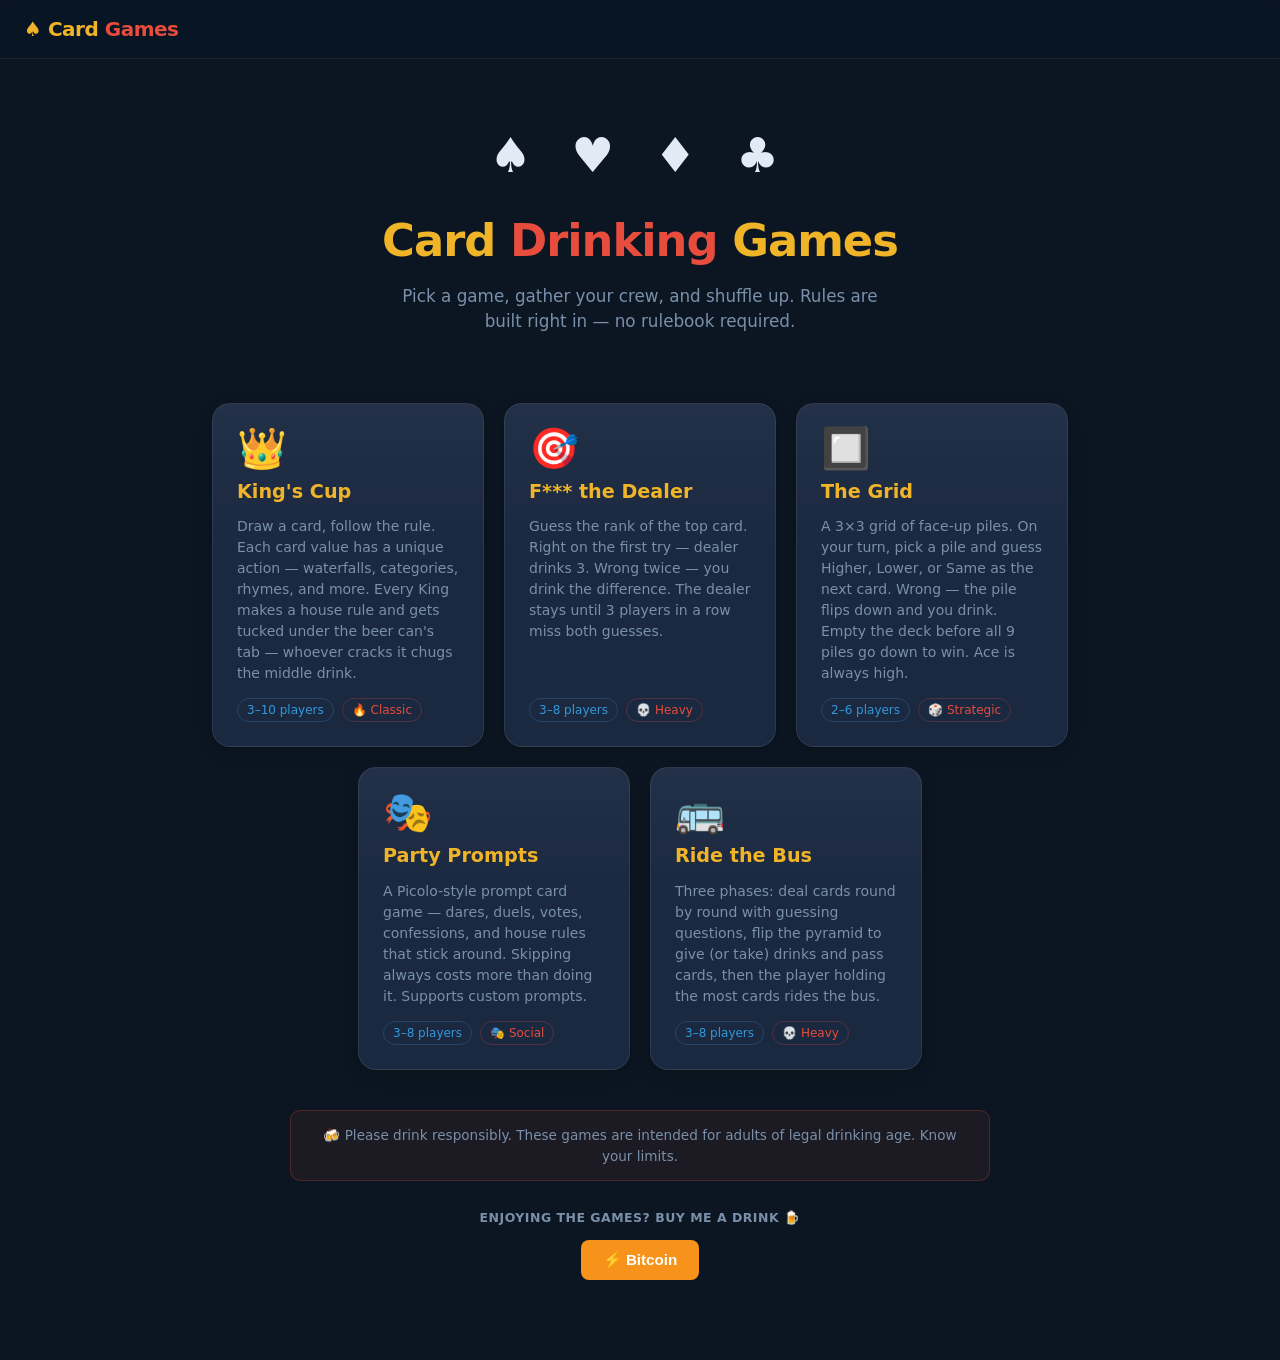
<file: index.html>
<!DOCTYPE html>
<html lang="en">
<head>
  <meta charset="UTF-8">
  <meta name="viewport" content="width=device-width, initial-scale=1.0">
  <!-- PWA -->
  <link rel="manifest" href="manifest.json">
  <meta name="theme-color" content="#f0b429">
  <meta name="mobile-web-app-capable" content="yes">
  <meta name="apple-mobile-web-app-capable" content="yes">
  <meta name="apple-mobile-web-app-status-bar-style" content="black-translucent">
  <meta name="apple-mobile-web-app-title" content="Card Games">
  <link rel="apple-touch-icon" href="icon-beer-180.png">
  <link rel="icon" type="image/png" href="icon-beer-192.png">
  <title>Card Drinking Games</title>
  <link rel="stylesheet" href="style.css">
  <style>
    .hero {
      text-align: center;
      padding: 60px 20px 20px;
    }
    .hero-suits {
      font-size: 3rem;
      margin-bottom: 16px;
      letter-spacing: 12px;
    }
    .hero h1 {
      font-size: 2.8rem;
      font-weight: 900;
      color: var(--gold);
      letter-spacing: -1px;
      margin-bottom: 10px;
    }
    .hero h1 span { color: var(--accent); }
    .hero p {
      color: var(--muted);
      font-size: 1.05rem;
      max-width: 480px;
      margin: 0 auto;
    }
    .disclaimer {
      max-width: 700px;
      margin: 40px auto 0;
      background: rgba(231,76,60,0.08);
      border: 1px solid rgba(231,76,60,0.25);
      border-radius: 10px;
      padding: 14px 18px;
      color: var(--muted);
      font-size: 0.85rem;
      text-align: center;
    }
    .tip-wrap {
      text-align: center;
      margin: 28px auto 0;
    }
    .tip-btns {
      display: flex;
      gap: 10px;
      justify-content: center;
      flex-wrap: wrap;
    }
    .tip-label {
      font-size: 0.78rem;
      font-weight: 700;
      text-transform: uppercase;
      letter-spacing: 0.5px;
      color: var(--muted);
      margin-bottom: 12px;
    }
    .tip-btn {
      display: inline-flex;
      align-items: center;
      gap: 8px;
      font-size: 0.95rem;
      font-weight: 700;
      padding: 11px 22px;
      border-radius: 8px;
      text-decoration: none;
      transition: opacity 0.15s, transform 0.15s;
    }
    .tip-btn:hover { opacity: 0.88; transform: translateY(-1px); }
    .tip-btn:active { transform: scale(0.97); }
    .tip-btn.btc { background: #f7931a; color: #fff; border: none; cursor: pointer; }
    .tip-qr {
      margin-top: 16px;
      display: none;
    }
    .tip-qr.visible { display: block; }
    .tip-qr img {
      width: 160px; height: 160px;
      border-radius: 10px;
      border: 3px solid #f7931a;
      display: block;
      margin: 0 auto 8px;
    }
    .tip-qr-label {
      font-size: 0.75rem;
      color: var(--muted);
      text-align: center;
    }
    .tip-qr-addr {
      font-size: 0.72rem;
      color: #f7931a;
      font-weight: 700;
      text-align: center;
      margin-top: 2px;
      word-break: break-all;
    }
  </style>
</head>
<body>

  <nav class="topbar">
    <a class="topbar-brand" href="#">♠ Card <em>Games</em></a>
  </nav>

  <div class="hero">
    <div class="hero-suits">♠ ♥ ♦ ♣</div>
    <h1>Card <span>Drinking</span> Games</h1>
    <p>Pick a game, gather your crew, and shuffle up. Rules are built right in — no rulebook required.</p>
  </div>

  <div class="page" style="padding-top: 16px;">
    <div class="game-grid">

      <a class="game-card" href="kings.html">
        <div class="game-card-icon">👑</div>
        <div class="game-card-name">King's Cup</div>
        <div class="game-card-desc">
          Draw a card, follow the rule. Each card value has a unique action — waterfalls, categories, rhymes, and more. Every King makes a house rule and gets tucked under the beer can's tab — whoever cracks it chugs the middle drink.
        </div>
        <div class="game-card-meta">
          <span class="tag players">3–10 players</span>
          <span class="tag intensity">🔥 Classic</span>
        </div>
      </a>

<a class="game-card" href="ftd.html">
        <div class="game-card-icon">🎯</div>
        <div class="game-card-name">F*** the Dealer</div>
        <div class="game-card-desc">
          Guess the rank of the top card. Right on the first try — dealer drinks 3. Wrong twice — you drink the difference. The dealer stays until 3 players in a row miss both guesses.
        </div>
        <div class="game-card-meta">
          <span class="tag players">3–8 players</span>
          <span class="tag intensity">💀 Heavy</span>
        </div>
      </a>

      <a class="game-card" href="the-grid.html">
        <div class="game-card-icon">🔲</div>
        <div class="game-card-name">The Grid</div>
        <div class="game-card-desc">
          A 3×3 grid of face-up piles. On your turn, pick a pile and guess Higher, Lower, or Same as the next card. Wrong — the pile flips down and you drink. Empty the deck before all 9 piles go down to win. Ace is always high.
        </div>
        <div class="game-card-meta">
          <span class="tag players">2–6 players</span>
          <span class="tag intensity">🎲 Strategic</span>
        </div>
      </a>

      <a class="game-card" href="party-prompts.html">
        <div class="game-card-icon">🎭</div>
        <div class="game-card-name">Party Prompts</div>
        <div class="game-card-desc">
          A Picolo-style prompt card game — dares, duels, votes, confessions, and house rules that stick around. Skipping always costs more than doing it. Supports custom prompts.
        </div>
        <div class="game-card-meta">
          <span class="tag players">3–8 players</span>
          <span class="tag intensity">🎭 Social</span>
        </div>
      </a>

      <a class="game-card" href="ride-the-bus.html">
        <div class="game-card-icon">🚌</div>
        <div class="game-card-name">Ride the Bus</div>
        <div class="game-card-desc">
          Three phases: deal cards round by round with guessing questions, flip the pyramid to give (or take) drinks and pass cards, then the player holding the most cards rides the bus.
        </div>
        <div class="game-card-meta">
          <span class="tag players">3–8 players</span>
          <span class="tag intensity">💀 Heavy</span>
        </div>
      </a>

    </div>

    <div class="disclaimer">
      🍻 Please drink responsibly. These games are intended for adults of legal drinking age. Know your limits.
    </div>

    <div class="tip-wrap">
      <div class="tip-label">Enjoying the games? Buy me a drink 🍺</div>
      <div class="tip-btns">
        <button class="tip-btn btc" onclick="toggleQR()">
          ⚡ Bitcoin
        </button>
      </div>
      <div class="tip-qr" id="tip-qr">
        <img src="qr-lightning.png" alt="Lightning QR">
        <div class="tip-qr-label">Scan with any Lightning wallet</div>
        <div class="tip-qr-addr">salmoncobra1@primal.net</div>
      </div>
    </div>
    <script>
      function toggleQR() {
        const qr = document.getElementById('tip-qr');
        qr.classList.toggle('visible');
      }
    </script>
  </div>

<script>if('serviceWorker' in navigator) navigator.serviceWorker.register('sw.js');</script>
</body>
</html>
</file>
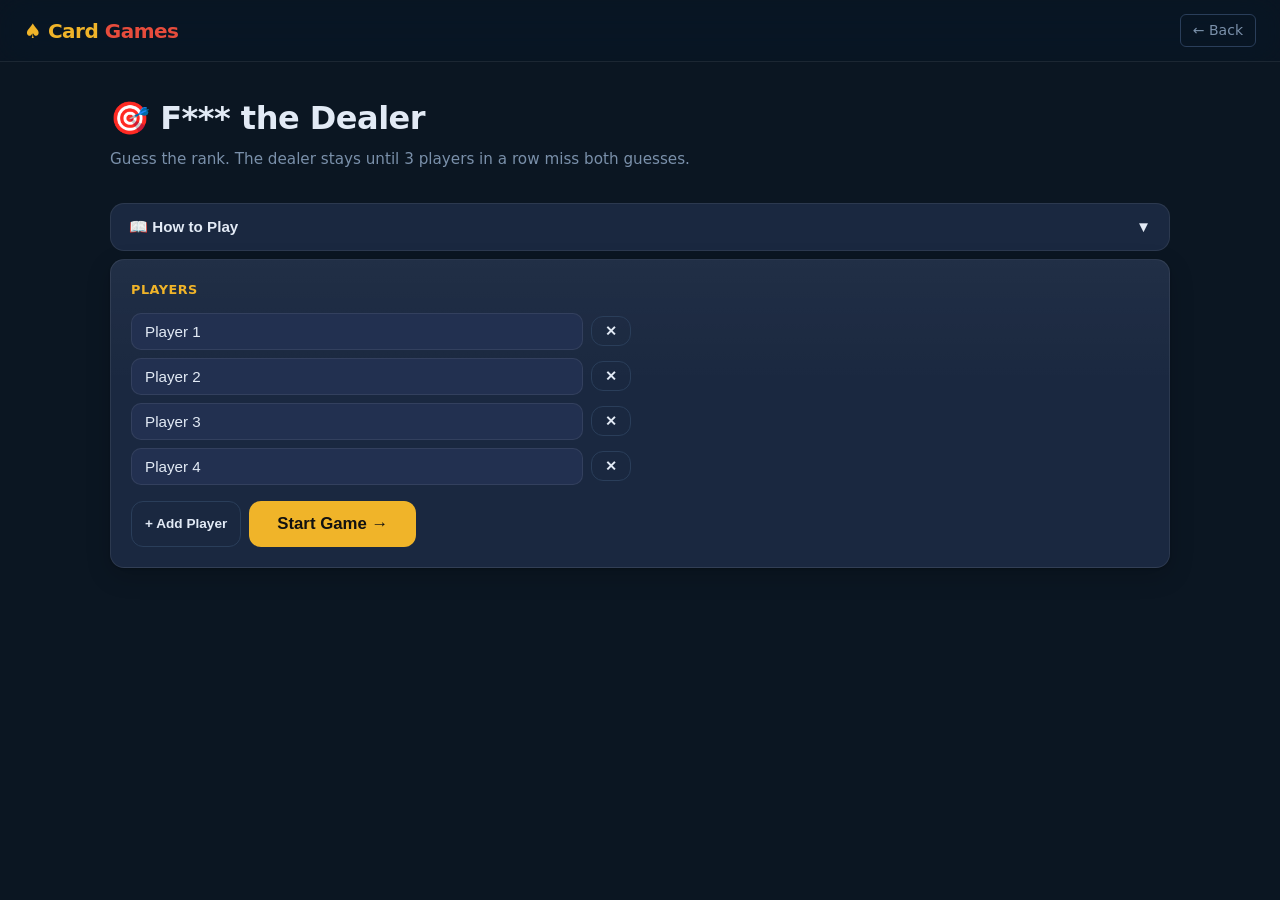
<file: ftd.html>
<!DOCTYPE html>
<html lang="en">
<head>
  <meta charset="UTF-8">
  <meta name="viewport" content="width=device-width, initial-scale=1.0">
  <!-- PWA -->
  <link rel="manifest" href="manifest.json">
  <meta name="theme-color" content="#f0b429">
  <meta name="mobile-web-app-capable" content="yes">
  <meta name="apple-mobile-web-app-capable" content="yes">
  <meta name="apple-mobile-web-app-status-bar-style" content="black-translucent">
  <meta name="apple-mobile-web-app-title" content="Card Games">
  <link rel="apple-touch-icon" href="icon-beer-180.png">
  <link rel="icon" type="image/png" href="icon-beer-192.png">
  <title>F*** the Dealer</title>
  <link rel="stylesheet" href="style.css">
  <style>
    .ftd-layout {
      display: grid;
      grid-template-columns: 1fr 1fr;
      gap: 20px;
    }
    @media (max-width: 650px) { .ftd-layout { grid-template-columns: 1fr; } }

    .status-bar {
      display: flex;
      gap: 12px;
      flex-wrap: wrap;
      margin-bottom: 20px;
    }
    .stat-box {
      background: var(--surface);
      border: 1px solid var(--border);
      border-radius: 8px;
      padding: 10px 16px;
      text-align: center;
      min-width: 90px;
    }
    .stat-box .stat-val { font-size: 1.3rem; font-weight: 800; color: var(--gold); line-height: 1; margin-bottom: 3px; }
    .stat-box .stat-lbl { font-size: 0.75rem; color: var(--muted); text-transform: uppercase; }

    .guess-log {
      max-height: 280px;
      overflow-y: auto;
      display: flex;
      flex-direction: column;
      gap: 6px;
    }
    .log-entry {
      background: var(--surface2);
      border-radius: 7px;
      padding: 9px 13px;
      font-size: 0.875rem;
      border-left: 3px solid var(--border);
    }
    .log-entry.correct      { border-left-color: var(--green); }
    .log-entry.wrong        { border-left-color: var(--accent); }
    .log-entry.dealer-drinks{ border-left-color: var(--gold); }

    .turn-header { text-align: center; margin-bottom: 16px; }
    .turn-header .guesser-name { font-size: 1.4rem; font-weight: 800; color: var(--text); }
    .turn-header .dealer-name  { font-size: 0.9rem; color: var(--muted); margin-top: 4px; }

    .notif.chug {
      background: rgba(240,180,41,0.15);
      border-color: var(--gold);
      margin-top: 10px;
      animation: pulse-gold 1s ease-in-out 3;
    }
    .notif.chug .notif-title { color: var(--gold); }
    @keyframes pulse-gold {
      0%, 100% { box-shadow: 0 0 0 0 rgba(240,180,41,0); }
      50%       { box-shadow: 0 0 0 6px rgba(240,180,41,0.35); }
    }

    .streak-bar { display: flex; gap: 6px; justify-content: center; margin-bottom: 16px; }
    .streak-dot {
      width: 14px; height: 14px;
      border-radius: 50%;
      border: 2px solid var(--border);
      background: transparent;
      transition: background 0.2s;
    }
    .streak-dot.hit { background: var(--green); border-color: var(--green); }

    /* ── Card board ── */
    .card-board-outer {
      background: radial-gradient(ellipse at 50% 40%, #115533 0%, #0a3820 100%);
      border: 3px solid #0a2e1a;
      border-radius: 12px;
      padding: 12px 10px 16px;
      margin-bottom: 20px;
      overflow-x: auto;
    }
    .board-instruction {
      font-size: 0.78rem;
      font-weight: 700;
      text-transform: uppercase;
      letter-spacing: 0.5px;
      text-align: center;
      margin-bottom: 10px;
      transition: color 0.2s;
      color: rgba(255,255,255,0.4);
    }
    .board-instruction.active  { color: rgba(255,255,255,0.75); }
    .board-instruction.hint-higher { color: var(--green);  font-size: 0.95rem; }
    .board-instruction.hint-lower  { color: var(--accent); font-size: 0.95rem; }

    .card-board { display: flex; gap: 5px; min-width: max-content; margin: 0 auto; }

    /* ── Rank columns ── */
    .rank-col {
      display: flex;
      flex-direction: column;
      align-items: center;
      gap: 5px;
      width: 44px;
      border-radius: 6px;
      transition: background 0.12s, outline 0.12s, opacity 0.2s;
      padding: 3px 1px 5px;
    }
    .rank-col-hdr {
      font-size: 0.7rem; font-weight: 800;
      color: rgba(255,255,255,0.7);
      background: rgba(0,0,0,0.3);
      border-radius: 3px; padding: 2px 0;
      text-align: center; width: 100%;
      transition: color 0.15s, background 0.15s;
    }
    .rank-col-hdr.gone { color: rgba(255,255,255,0.18); text-decoration: line-through; }

    /* Clickable: gold hover */
    .rank-col.clickable { cursor: pointer; }
    .rank-col.clickable:hover {
      background: rgba(240,180,41,0.14);
      outline: 2px solid rgba(240,180,41,0.55);
    }
    .rank-col.clickable:hover .rank-col-hdr {
      color: var(--gold);
      background: rgba(240,180,41,0.2);
    }
    .rank-col.clickable:active { background: rgba(240,180,41,0.22); }

    /* Excluded: faded, no pointer */
    .rank-col.excluded {
      opacity: 0.2;
      pointer-events: none;
    }

    /* All 4 of a rank dealt: grayed out and unpickable */
    .rank-col.rank-done {
      opacity: 0.34;
      pointer-events: none;
      filter: grayscale(0.6);
    }

    /* ── Overlays (deck empty + stats) ── */
    .ftd-overlay {
      position: fixed; inset: 0; z-index: 200;
      display: flex; align-items: center; justify-content: center;
      background: rgba(0,0,0,0.85); backdrop-filter: blur(6px);
      padding: 24px;
    }
    .ftd-modal {
      background: var(--surface); border: 2px solid var(--border);
      border-radius: 16px; padding: 34px 40px; text-align: center;
      max-width: 560px; width: 100%;
    }
    .ftd-modal.chug { border-color: var(--gold); box-shadow: 0 0 50px rgba(240,180,41,0.3); }
    .ftd-modal-icon { font-size: 3.6rem; line-height: 1; margin-bottom: 10px; }
    .ftd-modal-title { font-size: 1.9rem; font-weight: 900; color: var(--gold); margin-bottom: 10px; letter-spacing: -0.5px; }
    .ftd-modal-desc { color: var(--text); font-size: 1rem; line-height: 1.55; margin-bottom: 24px; }
    .ftd-modal-btns { display: flex; gap: 10px; justify-content: center; flex-wrap: wrap; }

    .ftd-stats-table { width: 100%; border-collapse: collapse; font-size: 0.8rem; }
    .ftd-stats-table th, .ftd-stats-table td {
      padding: 7px 6px; text-align: center; border-bottom: 1px solid var(--border); white-space: nowrap;
    }
    .ftd-stats-table th { color: var(--muted); font-size: 0.64rem; text-transform: uppercase; letter-spacing: 0.2px; }
    .ftd-stats-table td:first-child, .ftd-stats-table th:first-child { text-align: left; font-weight: 700; }
    .ftd-stats-table tbody tr:last-child td { border-bottom: none; }

    /* Just-guessed: highlight the column that was picked */
    .rank-col.just-guessed {
      outline: 2px solid var(--gold);
      background: rgba(240,180,41,0.08);
    }
    .rank-col.just-guessed .rank-col-hdr { color: var(--gold); }

    .rank-col-stack { position: relative; width: 42px; }
    .col-card { position: absolute; left: 1px; }
    .col-card .card {
      width: 40px !important; height: 56px !important;
      padding: 3px 4px !important; border-radius: 4px !important;
    }
    .col-card .cv       { font-size: 0.62rem !important; }
    .col-card .cs       { font-size: 0.5rem  !important; }
    .col-card .card-mid { font-size: 0.95rem !important; }
    .col-empty-slot {
      width: 40px; height: 56px;
      border: 1.5px dashed rgba(255,255,255,0.12);
      border-radius: 4px;
    }
  </style>
</head>
<body>

<nav class="topbar">
  <a class="topbar-brand" href="index.html">♠ Card <em>Games</em></a>
  <a class="topbar-back" href="index.html">← Back</a>
</nav>

<div class="page wide">
  <div class="page-title">🎯 F*** the Dealer</div>
  <div class="page-sub">Guess the rank. The dealer stays until 3 players in a row miss both guesses.</div>

  <button class="rules-toggle" onclick="toggleRules(this)">
    📖 How to Play <span class="arrow">▼</span>
  </button>
  <div class="rules-body" id="rules-body">
    <h3>Setup</h3>
    <p>One player is the Dealer. Play goes clockwise — the Dealer does not guess.</p>

    <h3>Gameplay</h3>
    <ol>
      <li>Click any rank column on the board to guess the top card's rank.</li>
      <li><strong>Correct on 1st guess:</strong> Dealer drinks 3. Streak resets to 0.</li>
      <li><strong>Wrong on 1st guess:</strong> Higher or Lower is revealed. Guess again by clicking a valid column.</li>
      <li><strong>Correct on 2nd guess:</strong> Dealer drinks 1. Streak resets to 0.</li>
      <li><strong>Wrong on 2nd guess:</strong> Player drinks the difference. Streak advances by 1.</li>
    </ol>

    <h3>Changing the Dealer</h3>
    <p>3 consecutive players miss <em>both</em> guesses → Dealer passes the deck clockwise.</p>
    <p>Deck runs out of cards → Current dealer must <strong>chug their drink</strong>, then deck reshuffles.</p>

    <h3>Rank Values</h3>
    <p>2–10 face value, J=11, Q=12, K=13, <strong>A=14 (always high)</strong></p>
  </div>

  <!-- Setup -->
  <div id="setup-panel" class="panel">
    <div class="panel-title">Players</div>
    <div class="setup-form">
      <div class="player-list" id="player-list">
        <div class="player-row"><input class="form-input" placeholder="Player 1" value="Player 1"/><button class="btn btn-ghost btn-sm" onclick="removePlayer(this)">✕</button></div>
        <div class="player-row"><input class="form-input" placeholder="Player 2" value="Player 2"/><button class="btn btn-ghost btn-sm" onclick="removePlayer(this)">✕</button></div>
        <div class="player-row"><input class="form-input" placeholder="Player 3" value="Player 3"/><button class="btn btn-ghost btn-sm" onclick="removePlayer(this)">✕</button></div>
        <div class="player-row"><input class="form-input" placeholder="Player 4" value="Player 4"/><button class="btn btn-ghost btn-sm" onclick="removePlayer(this)">✕</button></div>
      </div>
      <div class="flex gap-8 mt-16">
        <button class="btn btn-ghost btn-sm" onclick="addPlayerRow()">+ Add Player</button>
        <button class="btn btn-gold btn-lg" onclick="startGame()">Start Game →</button>
      </div>
    </div>
  </div>

  <!-- Game -->
  <div id="game-area" class="hidden">
    <div class="status-bar">
      <div class="stat-box"><div class="stat-val" id="stat-cards">52</div><div class="stat-lbl">Cards Left</div></div>
      <div class="stat-box"><div class="stat-val" id="stat-dealer">—</div><div class="stat-lbl">Dealer</div></div>
      <div class="stat-box"><div class="stat-val" id="stat-streak">0/3</div><div class="stat-lbl">Streak</div></div>
    </div>

    <div class="streak-bar">
      <div class="streak-dot" id="sd-0"></div>
      <div class="streak-dot" id="sd-1"></div>
      <div class="streak-dot" id="sd-2"></div>
    </div>

    <!-- Card board — this IS the guessing interface -->
    <div class="card-board-outer">
      <div class="board-instruction active" id="board-instruction">Click a rank to guess</div>
      <div class="card-board" id="card-board"></div>
    </div>

    <div class="ftd-layout">
      <!-- Left: turn info + outcome -->
      <div>
        <div class="turn-header">
          <div class="guesser-name" id="guesser-name"></div>
          <div class="dealer-name"  id="dealer-label"></div>
        </div>

        <div class="notif hidden" id="outcome-box">
          <div class="notif-title" id="outcome-title"></div>
          <div id="outcome-desc"></div>
        </div>

        <div class="mt-16 hidden" id="next-btn-area">
          <button class="btn btn-gold btn-lg w-full" onclick="nextTurn()">Next Player →</button>
        </div>
      </div>

      <!-- Right: log -->
      <div>
        <div class="panel">
          <div class="panel-title">Round Log</div>
          <div class="guess-log" id="guess-log">
            <div class="text-muted text-sm">No rounds yet…</div>
          </div>
        </div>
        <div class="flex gap-8" style="margin-top:8px;">
          <button class="btn btn-ghost w-full" onclick="resetGame()">New Game</button>
          <a class="btn btn-ghost" href="index.html">🏠 Home</a>
        </div>
      </div>
    </div>
  </div>
</div>

<!-- Deck-empty popup -->
<div class="ftd-overlay hidden" id="deck-empty-overlay">
  <div class="ftd-modal chug">
    <div class="ftd-modal-icon">🍺</div>
    <div class="ftd-modal-title">DECK EMPTY!</div>
    <div class="ftd-modal-desc" id="deck-empty-desc"></div>
    <div class="ftd-modal-btns">
      <button class="btn btn-surface btn-lg" onclick="showStats()">📊 Stats</button>
      <button class="btn btn-gold btn-lg" onclick="resetGame()">New Game</button>
      <a class="btn btn-ghost btn-lg" href="index.html">🏠 Home</a>
    </div>
  </div>
</div>

<!-- Stats popup -->
<div class="ftd-overlay hidden" id="stats-overlay">
  <div class="ftd-modal">
    <div class="ftd-modal-title" style="font-size:1.5rem;">📊 Game Stats</div>
    <div id="ftd-stats-body" style="text-align:left; margin-top:8px;"></div>
    <div class="ftd-modal-btns mt-16">
      <button class="btn btn-ghost" onclick="hideStats()">← Back</button>
      <button class="btn btn-gold" onclick="resetGame()">New Game</button>
      <a class="btn btn-ghost" href="index.html">🏠 Home</a>
    </div>
  </div>
</div>

<script src="deck.js"></script>
<script>
let deck       = [];
let players    = [];
let dealerIdx  = 0;
let guesserIdx = 1;
let streak     = 0;
let phase      = 'first';   // 'first' | 'second' | 'done'
let currentCard = null;
let firstGuess  = null;
let secondGuessConstraint = null; // {direction, firstRank}
let logEntries  = [];
let drawnCards  = [];
let lastDrawnCard = null;
let justGuessedRank = null; // column to highlight after a guess
let deckExhausted = false;
let cardsDealt = 0;         // total cards drawn this game (stats)
let gameOver = false;

const RANK_ORDER = ['2','3','4','5','6','7','8','9','10','J','Q','K','A'];

// Ace is always high in FTD
function ftdRank(value) {
  return value === 'A' ? 14 : VALUE_RANKS[value];
}

function updateStreakDisplay() {
  document.getElementById('stat-streak').textContent = `${streak}/3`;
  for (let i = 0; i < 3; i++) {
    document.getElementById(`sd-${i}`).className = `streak-dot${i < streak ? ' hit' : ''}`;
  }
}

// ── Board rendering ──
function renderCardBoard() {
  const board = document.getElementById('card-board');
  board.innerHTML = RANK_ORDER.map(rank => {
    const drawn  = drawnCards.filter(c => c.value === rank);
    const allGone = drawn.length === 4;
    const stackH  = drawn.length === 0 ? 56 : drawn.length * 13 + 56;

    // Column state
    let cls = 'rank-col';
    let handler = '';

    if ((phase === 'first' || phase === 'done') && !allGone && !gameOver) {
      // 'done' = previous turn resolved; clicking a rank auto-advances to the next turn
      cls += ' clickable';
      handler = `onclick="onFirstGuess('${rank}')"`;
    } else if (phase === 'second') {
      const excl = allGone
        || rank === firstGuess
        || (secondGuessConstraint && isExcluded(rank, secondGuessConstraint));
      if (excl) {
        cls += ' excluded';
      } else {
        cls += ' clickable';
        handler = `onclick="onSecondGuess('${rank}')"`;
      }
    }

    if (allGone) cls += ' rank-done';
    if (rank === justGuessedRank) cls += ' just-guessed';

    // Card stack
    let cardsHTML = drawn.length === 0
      ? `<div class="col-empty-slot"></div>`
      : drawn.map((c, i) => {
          const isNew = lastDrawnCard && c.id === lastDrawnCard.id;
          return `<div class="col-card" style="top:${i * 13}px">${cardHTML(c, isNew ? 'flipped-reveal' : '')}</div>`;
        }).join('');

    return `<div class="${cls}" ${handler}>
      <div class="rank-col-hdr${allGone ? ' gone' : ''}">${rank}</div>
      <div class="rank-col-stack" style="height:${stackH}px">${cardsHTML}</div>
    </div>`;
  }).join('');
}

function setBoardInstruction(text, mode = 'active') {
  const el = document.getElementById('board-instruction');
  el.textContent = text;
  el.className = `board-instruction ${mode}`;
}

function isExcluded(value, { direction, firstRank }) {
  const r = ftdRank(value);
  if (direction === 'higher') return r <= firstRank;
  if (direction === 'lower')  return r >= firstRank;
  return false;
}

// ── Setup ──
function startGame() {
  const names = readPlayerNames();
  players = names.map(name => ({ name, stats: {
    guesses: 0, firstCorrect: 0, firstWrong: 0, secondCorrect: 0, secondWrong: 0, dealerTurns: 0
  } }));
  if (players.length < 2) { alert('Need at least 2 players.'); return; }
  saveRoster(names);

  deck = shuffle(createDeck());
  dealerIdx = 0; guesserIdx = 1; streak = 0;
  logEntries = []; drawnCards = []; lastDrawnCard = null;
  cardsDealt = 0; deckExhausted = false; gameOver = false;

  document.getElementById('deck-empty-overlay').classList.add('hidden');
  document.getElementById('stats-overlay').classList.add('hidden');
  document.getElementById('setup-panel').classList.add('hidden');
  document.getElementById('game-area').classList.remove('hidden');
  renderCardBoard();
  beginTurn();
}

function beginTurn() {
  phase = 'first';
  currentCard = null;
  firstGuess = null;
  secondGuessConstraint = null;
  justGuessedRank = null;
  lastDrawnCard = null;

  document.getElementById('outcome-box').classList.add('hidden');
  document.getElementById('next-btn-area').classList.add('hidden');

  document.getElementById('stat-cards').textContent  = deck.length;
  document.getElementById('stat-dealer').textContent = players[dealerIdx].name;
  document.getElementById('stat-streak').textContent = `${streak}/3`;

  for (let i = 0; i < 3; i++) {
    document.getElementById(`sd-${i}`).className = `streak-dot${i < streak ? ' hit' : ''}`;
  }

  document.getElementById('guesser-name').textContent = `${players[guesserIdx].name}'s turn`;
  document.getElementById('dealer-label').textContent  = `Dealer: ${players[dealerIdx].name}`;

  setBoardInstruction('Click a rank to guess');
  renderCardBoard();
  revealEl('card-board');
}

// ── Guessing ──
function onFirstGuess(rank) {
  // If the previous turn is resolved and just waiting for "Next Player",
  // clicking a rank means the next player is going — auto-advance first.
  if (phase === 'done' && !gameOver && deck.length) nextTurn();
  if (phase !== 'first' || !deck.length) return;

  currentCard = deck.pop();
  cardsDealt++;
  deckExhausted = deck.length === 0;
  firstGuess  = rank;
  justGuessedRank = rank;

  document.getElementById('stat-cards').textContent = deck.length;

  if (rank === currentCard.value) {
    // ✅ Correct 1st guess — reveal card now, streak resets
    players[guesserIdx].stats.guesses++;
    players[guesserIdx].stats.firstCorrect++;
    players[dealerIdx].stats.dealerTurns++;
    streak = 0;
    updateStreakDisplay();
    phase = 'done';
    lastDrawnCard = currentCard;
    drawnCards.push(currentCard);
    renderCardBoard();

    showOutcome('success', '✅ Correct!', `${players[dealerIdx].name} drinks 3!`);
    addLog('correct', `${players[guesserIdx].name} guessed ${rank} — correct! Dealer drinks 3.`);
    showChugIfNeeded();
    setBoardInstruction('');
    if (!gameOver) {
      document.getElementById('next-btn-area').classList.remove('hidden');
      revealEl('next-btn-area');
    }
  } else {
    // ❌ Wrong 1st guess — show hint, wait for 2nd (don't reveal card yet)
    players[guesserIdx].stats.firstWrong++;
    const dir = ftdRank(currentCard.value) > ftdRank(rank) ? 'higher' : 'lower';
    secondGuessConstraint = { direction: dir, firstRank: ftdRank(rank) };
    phase = 'second';
    renderCardBoard(); // card not in drawnCards yet — won't appear on board

    const hintText = dir === 'higher' ? '↑ HIGHER — guess again' : '↓ LOWER — guess again';
    const hintMode = dir === 'higher' ? 'hint-higher' : 'hint-lower';
    setBoardInstruction(hintText, hintMode);
    addLog('wrong', `${players[guesserIdx].name} guessed ${rank} — wrong. Hint: ${dir.toUpperCase()}`);
    // note: don't end the game here even if that was the last card — the player still
    // owes a 2nd guess. The deck-empty popup fires when the turn fully resolves.
  }
}

function onSecondGuess(rank) {
  if (phase !== 'second') return;

  justGuessedRank = rank;
  phase = 'done';
  // Reveal the card on the board now that the 2nd guess is locked in
  lastDrawnCard = currentCard;
  drawnCards.push(currentCard);
  renderCardBoard();
  setBoardInstruction('');

  players[guesserIdx].stats.guesses++;
  players[dealerIdx].stats.dealerTurns++;

  if (rank === currentCard.value) {
    // ✅ Correct 2nd guess — streak resets
    players[guesserIdx].stats.secondCorrect++;
    streak = 0;
    updateStreakDisplay();
    showOutcome('success', '✅ Correct on 2nd try!', `${players[dealerIdx].name} drinks 1.`);
    addLog('correct', `${players[guesserIdx].name} guessed ${rank} on 2nd try — dealer drinks 1.`);
  } else {
    // ❌ Wrong 2nd guess — both guesses missed, streak advances
    players[guesserIdx].stats.secondWrong++;
    streak++;
    updateStreakDisplay();
    const diff = Math.abs(ftdRank(currentCard.value) - ftdRank(rank));
    if (streak >= 3) {
      showOutcome('danger', `❌ Wrong! 3 in a row!`, `${players[guesserIdx].name} drinks ${diff}. ${players[dealerIdx].name} PASSES THE DECK!`);
      addLog('dealer-drinks', `3 consecutive both-wrong — dealer changes! ${players[guesserIdx].name} drinks ${diff}.`);
    } else {
      showOutcome('danger', '❌ Wrong again!', `${players[guesserIdx].name} drinks ${diff} (guessed ${rank}, was ${currentCard.value}).`);
      addLog('wrong', `${players[guesserIdx].name} guessed ${rank} — wrong again. Drinks ${diff}.`);
    }
  }

  showChugIfNeeded();
  if (!gameOver) {
    document.getElementById('next-btn-area').classList.remove('hidden');
    revealEl('next-btn-area');
  }
}

// ── Advance ──
function nextTurn() {
  if (gameOver) return;
  if (streak >= 3) {
    dealerIdx  = (dealerIdx + 1) % players.length;
    streak     = 0;
    guesserIdx = (dealerIdx + 1) % players.length;
    addLog('dealer-drinks', `New dealer: ${players[dealerIdx].name}`);
  } else {
    do { guesserIdx = (guesserIdx + 1) % players.length; }
    while (guesserIdx === dealerIdx);
  }
  beginTurn();
}

// Deck ran out → dealer chugs, game over → popup with Stats / New Game / Home
function showChugIfNeeded() {
  if (!deckExhausted) return;
  gameOver = true;
  document.getElementById('next-btn-area').classList.add('hidden');
  document.getElementById('deck-empty-desc').innerHTML =
    `Every card has been dealt.<br><strong>${players[dealerIdx].name}</strong> is the dealer — chug the rest of your drink! 🍺`;
  addLog('dealer-drinks', `🍺 Deck empty — ${players[dealerIdx].name} chugs! Game over.`);
  document.getElementById('deck-empty-overlay').classList.remove('hidden');
}

// ── Stats ──
function showStats() {
  const rows = players.map(p => {
    const s = p.stats;
    const correct = s.firstCorrect + s.secondCorrect;
    const acc = s.guesses ? Math.round(correct / s.guesses * 100) : 0;
    return `<tr>
      <td>${p.name}</td>
      <td>${s.dealerTurns}</td>
      <td>${s.guesses}</td>
      <td style="color:var(--green)">${correct}</td>
      <td>${acc}%</td>
      <td>${s.firstCorrect}/${s.firstWrong}</td>
      <td>${s.secondCorrect}/${s.secondWrong}</td>
    </tr>`;
  }).join('');

  document.getElementById('ftd-stats-body').innerHTML = `
    <div style="text-align:center; color:var(--muted); font-size:0.85rem; margin-bottom:12px;">
      <strong style="color:var(--gold); font-size:1.1rem;">${cardsDealt}</strong> cards dealt this game
    </div>
    <div style="overflow-x:auto;">
      <table class="ftd-stats-table">
        <thead><tr>
          <th>Player</th><th>Dealt</th><th>Guesses</th><th>Correct</th><th>Acc</th>
          <th>1st&nbsp;✓/✗</th><th>2nd&nbsp;✓/✗</th>
        </tr></thead>
        <tbody>${rows}</tbody>
      </table>
    </div>`;

  document.getElementById('deck-empty-overlay').classList.add('hidden');
  document.getElementById('stats-overlay').classList.remove('hidden');
}

function hideStats() {
  document.getElementById('stats-overlay').classList.add('hidden');
  // return to the deck-empty popup if the game is over, else just close
  if (gameOver) document.getElementById('deck-empty-overlay').classList.remove('hidden');
}

function showOutcome(type, title, desc) {
  const box = document.getElementById('outcome-box');
  box.className = `notif ${type}`;
  box.classList.remove('hidden');
  document.getElementById('outcome-title').textContent = title;
  document.getElementById('outcome-desc').textContent  = desc;
}

function addLog(type, msg) {
  logEntries.unshift({ type, msg });
  document.getElementById('guess-log').innerHTML = logEntries
    .map(e => `<div class="log-entry ${e.type}">${e.msg}</div>`).join('');
}

function resetGame() {
  document.getElementById('deck-empty-overlay').classList.add('hidden');
  document.getElementById('stats-overlay').classList.add('hidden');
  document.getElementById('setup-panel').classList.remove('hidden');
  document.getElementById('game-area').classList.add('hidden');
}

restoreRoster();
</script>
<script>if('serviceWorker' in navigator) navigator.serviceWorker.register('sw.js');</script>
</body>
</html>
</file>
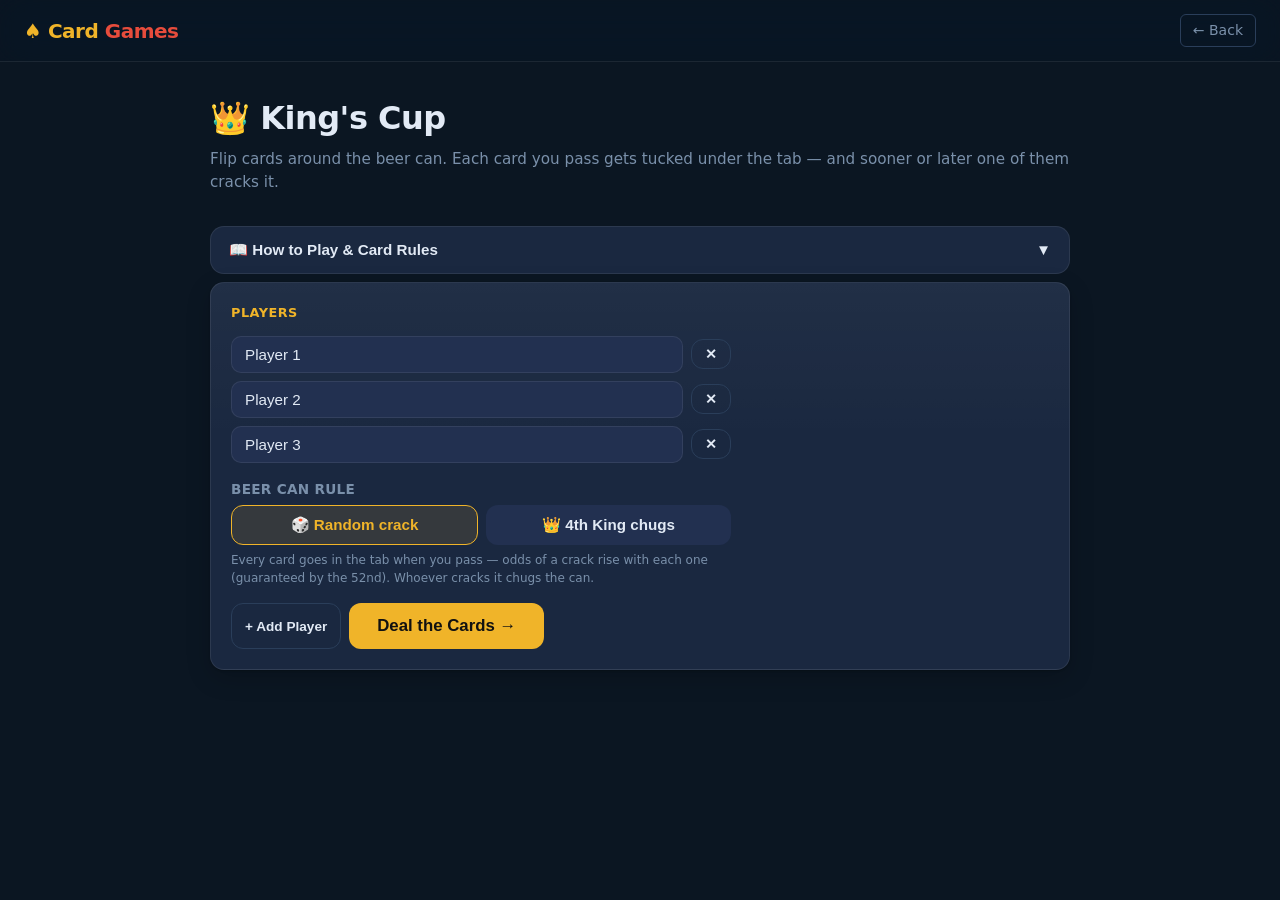
<file: kings.html>
<!DOCTYPE html>
<html lang="en">
<head>
  <meta charset="UTF-8">
  <meta name="viewport" content="width=device-width, initial-scale=1.0">
  <!-- PWA -->
  <link rel="manifest" href="manifest.json">
  <meta name="theme-color" content="#f0b429">
  <meta name="mobile-web-app-capable" content="yes">
  <meta name="apple-mobile-web-app-capable" content="yes">
  <meta name="apple-mobile-web-app-status-bar-style" content="black-translucent">
  <meta name="apple-mobile-web-app-title" content="Card Games">
  <link rel="apple-touch-icon" href="icon-beer-180.png">
  <link rel="icon" type="image/png" href="icon-beer-192.png">
  <title>King's Cup</title>
  <link rel="stylesheet" href="style.css">
  <style>
    /* ── Kings rules reference grid ── */
    .kings-rules-grid {
      display: grid;
      grid-template-columns: repeat(auto-fill, minmax(200px, 1fr));
      gap: 8px;
      margin-top: 8px;
    }
    .kings-rule-item {
      display: flex; gap: 10px; align-items: flex-start;
      background: var(--surface2); border-radius: 7px; padding: 8px 11px;
    }
    .kings-rule-value { font-weight: 800; color: var(--gold); min-width: 28px; font-size: 1rem; }
    .kings-rule-text  { font-size: 0.85rem; color: var(--muted); line-height: 1.4; }
    .kings-rule-name  { font-weight: 700; color: var(--text); display: block; margin-bottom: 1px; }

    /* ── Game header bar ── */
    .kings-header {
      display: flex; align-items: center; gap: 16px;
      margin-bottom: 14px; flex-wrap: wrap;
    }
    .turn-display {
      flex: 1; min-width: 160px;
      background: var(--surface); border: 1px solid var(--border);
      border-radius: 10px; padding: 12px 18px;
    }
    .turn-name { font-size: 1.1rem; font-weight: 800; color: var(--gold); }
    .turn-sub  { font-size: 0.8rem; color: var(--muted); margin-top: 2px; }

    /* ── Kings tracker ── */
    .kings-tracker { display: flex; gap: 8px; align-items: center; flex-shrink: 0; }
    .king-slot {
      width: 42px; height: 58px;
      border: 2px dashed var(--border);
      border-radius: 6px;
      display: flex; align-items: center; justify-content: center;
      font-size: 1.3rem; transition: all 0.3s;
    }
    .king-slot.filled { border-color: var(--accent); background: rgba(231,76,60,0.1); }

    /* crack-mode toggle */
    .cm-btn { flex: 1; }
    .cm-btn.active { border: 1px solid var(--gold); color: var(--gold); background: rgba(240,180,41,0.12); }

    /* a circle slot whose card has been tucked into the can */
    .cc-slot.tucked-gone .slot-empty {
      position: absolute; inset: 0;
      border: 1.5px dashed rgba(255,255,255,0.09);
      border-radius: 4px;
    }

    /* ── Rule / mate modals (no scrolling needed) ── */
    .kings-overlay {
      position: fixed; inset: 0; z-index: 210;
      display: flex; align-items: center; justify-content: center;
      background: rgba(0,0,0,0.8); backdrop-filter: blur(6px);
      padding: 22px;
    }
    .kings-modal {
      background: var(--surface); border: 2px solid var(--gold);
      border-radius: 16px; padding: 24px; max-width: 460px; width: 100%;
      box-shadow: 0 0 50px rgba(0,0,0,0.5);
      animation: pageIn 0.25s var(--ease, ease) both;
    }
    .kings-modal .panel-title { text-align: center; }
    /* bigger, clearer mate buttons */
    #mate-buttons .btn { font-size: 1rem; padding: 12px 20px; }

    /* ── Circle table ── */
    .circle-table-outer { display: flex; justify-content: center; margin: 0 0 18px; }
    .circle-table {
      position: relative;
      background: radial-gradient(ellipse at 50% 50%, #115533 0%, #0a3820 100%);
      border: 3px solid #0a2e1a;
      border-radius: 50%;
      flex-shrink: 0;
    }

    /* ── Card slots in the circle ── */
    .cc-slot {
      position: absolute;
      left: 50%; top: 50%;
    }
    .cc-slot .card {
      position: absolute;
      top: 0; left: 0;
      border-radius: 4px !important;
      transition: box-shadow 0.15s, transform 0.15s;
    }
    /* Face-down undrawn: clickable & hoverable */
    .cc-slot.undrawn { cursor: pointer; z-index: 2; }
    .cc-slot.undrawn:hover { z-index: 50; }
    .cc-slot.undrawn:hover .card {
      transform: scale(1.14) !important;
      box-shadow: 0 0 0 2px var(--gold), 0 0 16px rgba(240,180,41,0.5) !important;
    }
    /* Already drawn: not interactive */
    .cc-slot.drawn { cursor: default; z-index: 1; pointer-events: none; }
    /* Inactive face-down: no hover, no pointer (card already flipped this turn) */
    .cc-slot.inactive { cursor: default; z-index: 1; pointer-events: none; }
    /* Just-flipped card: gold outline — sits above everything including hover */
    .cc-slot.just-drawn { z-index: 60; }
    .cc-slot.just-drawn .card {
      box-shadow: 0 0 0 3px var(--gold), 0 0 20px rgba(240,180,41,0.55) !important;
    }

    /* ── Beer can (side view) — Kings wedge under the tab, which bends more each time ── */
    .beer-can {
      position: absolute; top: 50%; left: 50%;
      transform: translate(-50%, -46%);
      width: 96px; height: 132px;
      z-index: 20; pointer-events: none;
      filter: drop-shadow(0 8px 16px rgba(0,0,0,0.6));
    }
    .beer-can.wobble { animation: canWobble 0.55s ease-in-out; }
    @keyframes canWobble {
      0%,100% { transform: translate(-50%, -46%) rotate(0); }
      30%     { transform: translate(-51%, -46%) rotate(-2.5deg); }
      65%     { transform: translate(-49%, -46%) rotate(2deg); }
    }
    .beer-can.cracked { animation: canShake 0.5s ease-in-out 2; }
    @keyframes canShake {
      0%,100% { transform: translate(-50%, -46%) rotate(0deg); }
      20%     { transform: translate(-53%, -46%) rotate(-4deg); }
      60%     { transform: translate(-47%, -46%) rotate(4deg); }
    }
    .can-body {
      position: absolute; top: 16px; left: 9px; right: 9px; bottom: 0;
      border-radius: 9px 9px 11px 11px;
      background: linear-gradient(90deg, #6e757e 0%, #e9edf2 20%, #b7c0cb 50%, #e9edf2 80%, #6e757e 100%);
      box-shadow: inset 0 0 0 1px rgba(0,0,0,0.2);
      overflow: hidden;
    }
    .can-label {
      position: absolute; left: 0; right: 0; top: 32%; height: 42%;
      background: linear-gradient(180deg, var(--gold), #c8901a);
      display: flex; align-items: center; justify-content: center;
      font-size: 1.5rem;
      box-shadow: 0 1px 0 rgba(0,0,0,0.15), 0 -1px 0 rgba(0,0,0,0.15);
    }
    /* Top of the can seen at an angle (ellipse) */
    .can-top-face {
      position: absolute; top: 8px; left: 12px; right: 12px; height: 17px;
      border-radius: 50%;
      background: radial-gradient(ellipse at 50% 35%, #dfe5eb 0%, #a7b0ba 70%, #7d858e 100%);
      border: 1px solid #656d76;
      z-index: 4;
    }
    /* The pull-tab — bends up a little more with every tucked King (inline transform) */
    .can-tab {
      position: absolute; top: 11px; left: 50%; margin-left: -12px;
      width: 24px; height: 10px;
      border: 2px solid #7d858e; border-radius: 5px;
      background: #ccd3da;
      transform-origin: 15% 85%;
      z-index: 6;
      transition: transform 0.45s var(--ease-spring, ease);
    }
    .beer-can.cracked .can-tab { transform: rotate(-75deg) translate(-2px, -5px); }

    /* Kings wedged under the tab, fanning out of the top */
    .tucked-cards { position: absolute; top: 14px; left: 50%; width: 0; height: 0; z-index: 3; }
    .tk-rot { position: absolute; bottom: 0; left: 0; transform-origin: 50% 100%; }
    .tucked-king {
      width: 26px; height: 36px; margin-left: -13px; margin-bottom: -6px;
      background: #fff; border: 1px solid rgba(0,0,0,0.3); border-radius: 3px;
      display: flex; align-items: center; justify-content: center;
      font-size: 0.6rem; font-weight: 800;
      box-shadow: 0 2px 5px rgba(0,0,0,0.45);
    }
    .tucked-king.red   { color: #c0392b; }
    .tucked-king.black { color: #1a1a2e; }
    .tucked-king.just-tucked { animation: tuckIn 0.55s var(--ease-spring, ease); }
    @keyframes tuckIn {
      0%   { transform: translateY(-48px); opacity: 0; }
      55%  { transform: translateY(5px);   opacity: 1; }
      100% { transform: translateY(0); }
    }
    /* Crack: cards eject along their fan directions */
    .beer-can.cracked .tucked-king { animation: cardEject 0.8s ease-out forwards; }
    @keyframes cardEject {
      0%   { transform: translateY(0);     opacity: 1; }
      100% { transform: translateY(-60px); opacity: 0; }
    }
    /* Crack: foam spray burst */
    .can-spray { position: absolute; top: 6px; left: 50%; z-index: 7; }
    .can-spray span {
      position: absolute; width: 6px; height: 6px; border-radius: 50%;
      background: #fdf6e3; opacity: 0;
    }
    .beer-can.cracked .can-spray span { animation: sprayBurst 0.9s ease-out forwards; }
    @keyframes sprayBurst {
      0%   { transform: translate(0,0) scale(0.6);              opacity: 0.95; }
      100% { transform: translate(var(--dx), var(--dy)) scale(1.3); opacity: 0; }
    }
    /* Crack: PSSSHT! */
    .can-psssht {
      position: absolute; top: -26px; left: 50%; transform: translateX(-50%);
      font-size: 1rem; font-weight: 900; color: var(--gold);
      letter-spacing: 1px; opacity: 0; white-space: nowrap;
      text-shadow: 0 2px 8px rgba(0,0,0,0.6);
      z-index: 8;
    }
    .beer-can.cracked .can-psssht { animation: pssshtPop 1.2s ease-out forwards; }
    @keyframes pssshtPop {
      0%   { opacity: 0;   transform: translateX(-50%) scale(0.4); }
      25%  { opacity: 1;   transform: translateX(-50%) scale(1.3); }
      100% { opacity: 0.9; transform: translateX(-50%) scale(1) translateY(-8px); }
    }

    /* ── Result card ── */
    .rule-display {
      background: var(--surface);
      border: 2px solid var(--gold);
      border-radius: 12px;
      padding: 18px 22px;
      text-align: center;
      margin-bottom: 16px;
    }
    .rule-drawn-lbl  { font-size: 0.8rem; color: var(--muted); margin-bottom: 4px; }
    .rule-name-big   { font-size: 1.6rem; font-weight: 800; color: var(--gold); margin-bottom: 6px; }
    .rule-desc-text  { color: var(--text); font-size: 0.95rem; line-height: 1.6; }

    /* ── Active rules banner ── */
    .rules-banner {
      background: var(--surface2); border: 1px solid var(--border);
      border-radius: 8px; padding: 10px 16px;
      font-size: 0.875rem; color: var(--muted);
      margin-bottom: 12px; max-height: 120px; overflow-y: auto;
    }
    .rules-banner .rule-row { margin-bottom: 4px; }
    .rules-banner .rule-row:last-child { margin-bottom: 0; }

    .cards-remaining {
      text-align: center; font-size: 0.8rem;
      color: var(--muted); margin-bottom: 6px;
    }

    @media (max-width: 540px) {
      .kings-header { flex-direction: column; align-items: stretch; }
      .king-slot    { width: 36px; height: 50px; font-size: 1.1rem; }
    }

    /* ── House-rule suggestions ── */
    .rule-sug-label {
      font-size: 0.72rem;
      color: var(--muted);
      text-transform: uppercase;
      letter-spacing: 0.5px;
      margin: 12px 0 8px;
    }
    .rule-suggestions { display: flex; flex-wrap: wrap; gap: 7px; }
    .rule-sug-chip {
      background: var(--surface2);
      border: 1px solid var(--border);
      border-radius: 20px;
      padding: 6px 13px;
      font-size: 0.82rem;
      color: var(--text);
      cursor: pointer;
      transition: border-color 0.15s, color 0.15s, background 0.15s;
    }
    .rule-sug-chip:hover {
      border-color: var(--gold);
      color: var(--gold);
      background: rgba(240,180,41,0.08);
    }
    .rule-sug-chip:active { transform: scale(0.96); }

    /* ── Draw history ── */
    .draw-log {
      max-height: 240px;
      overflow-y: auto;
      display: flex;
      flex-direction: column;
      gap: 5px;
    }
    .dl-entry {
      background: var(--surface2);
      border-radius: 6px;
      padding: 7px 11px;
      font-size: 0.82rem;
      border-left: 3px solid var(--border);
      line-height: 1.4;
    }
    .dl-entry.king { border-left-color: var(--gold); }
    .dl-entry.role { border-left-color: var(--blue); }

    /* ── 4th King overlay ── */
    .king-overlay {
      position: fixed;
      inset: 0;
      background: rgba(0,0,0,0.88);
      backdrop-filter: blur(6px);
      display: flex;
      align-items: center;
      justify-content: center;
      z-index: 300;
      overflow: hidden;
    }
    .king-overlay-card {
      position: relative;
      z-index: 2;
      background: var(--surface);
      border: 3px solid var(--gold);
      border-radius: 18px;
      padding: 42px 48px;
      text-align: center;
      max-width: 420px;
      margin: 20px;
      box-shadow: 0 0 60px rgba(240,180,41,0.35);
    }
    .ko-icon  { font-size: 4.5rem; line-height: 1; margin-bottom: 10px; animation: koShake 0.5s ease-in-out infinite; }
    .ko-title {
      font-size: 2.4rem; font-weight: 900; color: var(--gold);
      letter-spacing: -1px; margin-bottom: 10px;
      animation: koPulse 0.8s ease-in-out infinite;
    }
    .ko-desc  { color: var(--text); font-size: 1.05rem; line-height: 1.6; margin-bottom: 26px; }
    @keyframes koShake {
      0%,100% { transform: rotate(-6deg); }
      50%      { transform: rotate(6deg); }
    }
    @keyframes koPulse {
      0%,100% { transform: scale(1); }
      50%      { transform: scale(1.06); }
    }
    .king-confetti { position: absolute; inset: 0; pointer-events: none; z-index: 1; }
    .king-confetti span {
      position: absolute;
      top: -8%;
      font-size: 1.4rem;
      animation: koFall linear forwards;
    }
    @keyframes koFall {
      to { transform: translateY(115vh) rotate(720deg); opacity: 0.7; }
    }
  </style>
</head>
<body>

<nav class="topbar">
  <a class="topbar-brand" href="index.html">♠ Card <em>Games</em></a>
  <a class="topbar-back" href="index.html">← Back</a>
</nav>

<div class="page">
  <div class="page-title">👑 King's Cup</div>
  <div class="page-sub">Flip cards around the beer can. Each card you pass gets tucked under the tab — and sooner or later one of them cracks it.</div>

  <button class="rules-toggle" onclick="toggleRules(this)">
    📖 How to Play &amp; Card Rules <span class="arrow">▼</span>
  </button>
  <div class="rules-body" id="rules-body">
    <h3>Setup</h3>
    <p>All 52 cards are spread face-down in a circle around a beer can in the middle. Players sit around the table and take turns clockwise.</p>

    <h3>Taking a Turn</h3>
    <p>Click any face-down card in the circle to flip it and reveal its rule. Follow the rule, then pass to the next player.</p>

    <h3>Card Rules</h3>
    <div class="kings-rules-grid" id="rules-grid"></div>

    <h3>Kings</h3>
    <p>Every King drawn = the drawer makes a new house rule everyone must follow for the rest of the game. Anyone who breaks a rule drinks.</p>

    <h3>The Can 🍺 (choose a mode at setup)</h3>
    <p><strong>🎲 Random crack:</strong> each time you pass, your card is wedged under the can's tab. Every card raises the odds of a crack (starts tiny, guaranteed by the 52nd). Whoever's card cracks the tab <strong>chugs the whole can</strong> — just like real life.</p>
    <p><strong>👑 4th King chugs:</strong> the classic rule — the player who draws the <strong>4th King</strong> chugs the can.</p>
  </div>

  <!-- ── Setup ── -->
  <div id="setup-panel" class="panel">
    <div class="panel-title">Players</div>
    <div class="setup-form">
      <div class="player-list" id="player-list">
        <div class="player-row">
          <input class="form-input" placeholder="Player 1" value="Player 1"/>
          <button class="btn btn-ghost btn-sm" onclick="removePlayer(this)">✕</button>
        </div>
        <div class="player-row">
          <input class="form-input" placeholder="Player 2" value="Player 2"/>
          <button class="btn btn-ghost btn-sm" onclick="removePlayer(this)">✕</button>
        </div>
        <div class="player-row">
          <input class="form-input" placeholder="Player 3" value="Player 3"/>
          <button class="btn btn-ghost btn-sm" onclick="removePlayer(this)">✕</button>
        </div>
      </div>
      <div class="form-group" style="margin-top:16px">
        <label class="form-label">Beer Can Rule</label>
        <div class="flex gap-8" id="crack-mode-toggle">
          <button class="btn btn-surface cm-btn" id="cm-random" onclick="setCrackMode('random')">🎲 Random crack</button>
          <button class="btn btn-surface cm-btn" id="cm-fourth" onclick="setCrackMode('fourthking')">👑 4th King chugs</button>
        </div>
        <div style="font-size:0.75rem; color:var(--muted); margin-top:6px;" id="cm-help"></div>
      </div>
      <div class="flex gap-8" style="margin-top:14px">
        <button class="btn btn-ghost btn-sm" onclick="addPlayerRow()">+ Add Player</button>
        <button class="btn btn-gold btn-lg" onclick="startGame()">Deal the Cards →</button>
      </div>
    </div>
  </div>

  <!-- ── Game ── -->
  <div id="game-area" class="hidden">

    <!-- Top controls -->
    <div class="flex gap-8" style="justify-content:flex-end; margin-bottom:10px;">
      <button class="btn btn-ghost btn-sm" onclick="resetGame()">New Game</button>
      <a class="btn btn-ghost btn-sm" href="index.html">🏠 Home</a>
    </div>

    <!-- Turn + kings tracker -->
    <div class="kings-header">
      <div class="turn-display">
        <div class="turn-name" id="turn-name"></div>
        <div class="turn-sub"  id="turn-sub">Click any face-down card to flip it.</div>
      </div>
      <div class="kings-tracker">
        <div class="king-slot" id="ks-0">♛</div>
        <div class="king-slot" id="ks-1">♛</div>
        <div class="king-slot" id="ks-2">♛</div>
        <div class="king-slot" id="ks-3">♛</div>
      </div>
    </div>

    <!-- Active roles (Question Master / Mates) -->
    <div id="roles-banner" class="rules-banner hidden"></div>

    <!-- Active house rules -->
    <div id="rules-banner" class="rules-banner hidden">
      <strong>Active House Rules:</strong>
      <div id="rules-list"></div>
    </div>

    <div class="cards-remaining" id="cards-remaining"></div>

    <!-- Circle table -->
    <div class="circle-table-outer">
      <div class="circle-table" id="circle-table"></div>
    </div>

    <!-- Draw history -->
    <div class="panel">
      <div class="panel-title">Draw History</div>
      <div class="draw-log" id="draw-log">
        <div class="text-muted text-sm">No cards drawn yet…</div>
      </div>
    </div>

  </div>
</div>

<!-- Turn modal — pops for every drawn card -->
<div class="kings-overlay hidden" id="turn-modal">
  <div class="kings-modal" style="text-align:center;">
    <div id="tm-drawn" style="font-size:0.85rem; color:var(--muted); margin-bottom:8px;"></div>
    <div id="tm-card" style="display:flex; justify-content:center; margin-bottom:14px;"></div>
    <div id="tm-rule-name" style="font-size:1.5rem; font-weight:800; color:var(--gold); margin-bottom:6px;"></div>
    <div id="tm-rule-desc" style="color:var(--text); font-size:0.95rem; line-height:1.55;"></div>

    <!-- King: enter a house rule -->
    <div id="tm-rule-section" class="hidden" style="margin-top:16px;">
      <div class="flex gap-8">
        <input class="form-input" id="rule-input" placeholder="Type your own rule…"/>
        <button class="btn btn-primary" onclick="addRule()">Add Rule</button>
      </div>
      <div class="rule-sug-label">…or tap a suggestion</div>
      <div class="rule-suggestions" id="rule-suggestions"></div>
    </div>

    <!-- 8: pick a mate -->
    <div id="tm-mate-section" class="hidden" style="margin-top:16px;">
      <div class="rule-sug-label">Pick your mate — they drink whenever you drink</div>
      <div class="flex gap-8 flex-wrap" id="mate-buttons" style="justify-content:center;"></div>
    </div>

    <!-- Pass / put-in-can button -->
    <div style="margin-top:20px;">
      <button class="btn btn-gold btn-lg w-full hidden" id="next-turn-btn" onclick="advanceTurn()"></button>
    </div>
  </div>
</div>

<!-- Can-crack overlay -->
<div class="king-overlay hidden" id="king-overlay">
  <div class="king-confetti" id="king-confetti"></div>
  <div class="king-overlay-card">
    <div class="ko-icon" id="ko-icon">💥</div>
    <div class="ko-title" id="ko-title">THE CAN CRACKED!</div>
    <div class="ko-desc" id="ko-desc"></div>
    <div class="flex gap-8" style="justify-content:center; flex-wrap:wrap;">
      <button class="btn btn-gold btn-lg" id="ko-continue" onclick="continueAfterCrack()">🍺 Keep Playing</button>
      <button class="btn btn-surface btn-lg" onclick="resetGame()">New Game</button>
      <a class="btn btn-ghost btn-lg" href="index.html">🏠 Home</a>
    </div>
  </div>
</div>

<script src="deck.js"></script>
<script>
const KINGS_RULES = {
  'A':  { name: 'Waterfall 🌊', desc: 'Everyone starts drinking at the same time. You cannot stop until the person to your left stops. Starting with the card drawer.' },
  '2':  { name: 'You 👉',        desc: 'Point at anyone — that person takes 2 drinks.' },
  '3':  { name: 'Me 🙋',         desc: 'You drew it, you drink 3.' },
  '4':  { name: 'Floor 🖐️',     desc: 'Last person to touch the floor (or table) drinks 3.' },
  '5':  { name: 'Guys 🧔',       desc: 'All guys (or whoever chooses) drink 2.' },
  '6':  { name: 'Chicks 💁',     desc: 'All women (or whoever chooses) drink 2.' },
  '7':  { name: 'Heaven ✋',      desc: 'Last person to raise their hand drinks 3.' },
  '8':  { name: 'Mate 🤝',        desc: 'Pick a drinking buddy. From now on, whenever you drink they drink — and vice versa.' },
  '9':  { name: 'Bust a Rhyme 🎤', desc: 'Say a word. Go around — each person says a word that rhymes. First to fail or repeat drinks 3.' },
  '10': { name: 'Categories 📋',  desc: 'Name a category (e.g. "types of beer"). Go around — first to repeat or blank drinks 3.' },
  'J':  { name: 'Never Have I Ever 🤚', desc: "Everyone holds up 3 fingers. Go around saying something you've never done. If you have done it, put a finger down. First to lose all 3 fingers drinks." },
  'Q':  { name: 'Question Master ❓', desc: 'You are the Question Master until the next Queen is drawn. Anyone who answers a question you ask must drink 2.' },
  'K':  { name: 'Make a Rule 👑', desc: 'Make a house rule that everyone must follow for the rest of the game.' },
};

// ── House-rule suggestions (shown when a King is drawn) ──
const RULE_SUGGESTIONS = [
  'No pointing',
  'No first names',
  "No saying the word 'drink'",
  'No swearing',
  'Drink with your left hand only',
  'T-Rex arms while drinking (elbows at your sides)',
  'Little green man — flick him off your cup before every sip',
  'No phones on the table',
  'Nicknames only — everyone gets one now',
  'No touching your face',
  "Can't say 'yes' or 'no'",
  'Everyone must toast before drinking',
  'Speak in an accent when talking to the Question Master',
  'Compliment someone before you drink',
  'No crossing your legs',
  'Announce every sip before you take it',
];

function renderRuleSuggestions() {
  const available = RULE_SUGGESTIONS.filter(s => !houseRules.includes(s));
  const picks = shuffle(available).slice(0, 6);
  document.getElementById('rule-suggestions').innerHTML = picks.map(s =>
    `<button class="rule-sug-chip" onclick="useSuggestion(this)">${s}</button>`
  ).join('');
}

function useSuggestion(btn) {
  const input = document.getElementById('rule-input');
  input.value = btn.textContent;
  input.focus();
}

// ── Crack mode ──
// 'random'    — every card is tucked in the tab on pass; each one has a rising
//               chance of cracking it (P = N/52, guaranteed on the 52nd).
// 'fourthking' — classic: Kings tuck; the 4th King drawn cracks it.
let crackMode = localStorage.getItem('kings-crackmode') || 'random';

function setCrackMode(mode) {
  crackMode = mode;
  try { localStorage.setItem('kings-crackmode', mode); } catch (e) {}
  document.getElementById('cm-random').classList.toggle('active', mode === 'random');
  document.getElementById('cm-fourth').classList.toggle('active', mode === 'fourthking');
  document.getElementById('cm-help').textContent = mode === 'random'
    ? 'Every card goes in the tab when you pass — odds of a crack rise with each one (guaranteed by the 52nd). Whoever cracks it chugs the can.'
    : 'Classic — the player who draws the 4th King chugs the can.';
  buildRulesGrid();
}

// ── State ──
let cardPositions = []; // [{card, drawn, tucked}] × 52
let players       = [];
let currentPlayer = 0;
let kingsDrawn    = 0;
let houseRules    = [];
let pendingKing   = false;
let gameActive    = false;
let lastDrawnIdx  = -1;
let cardFlipped   = false; // true after a flip, until Pass is clicked
let questionMaster = null; // current Question Master (Q rule)
let mates          = [];   // [{master, mate}] — mate drinks when master drinks (8 rule)
let tuckedCards    = [];   // cards tucked under the tab, in order
let canCracked     = false;
let justTucked     = false; // animate the newest tucked card on next render
let crackTimer     = null;  // pending crack-sequence timeout

// Circle dimensions (computed per viewport at startGame)
let CIRCLE_SIZE   = 500;
let CIRCLE_RADIUS = 195;
let CARD_W        = 50;
let CARD_H        = 70;

// ── Build rules reference ──
function buildRulesGrid() {
  const kingExtra = crackMode === 'fourthking'
    ? ` The player who draws the 4th King chugs the can.`
    : ``;
  document.getElementById('rules-grid').innerHTML = Object.entries(KINGS_RULES).map(([v, r]) => {
    const desc = v === 'K' ? `${r.desc}${kingExtra}` : r.desc;
    return `<div class="kings-rule-item">
       <span class="kings-rule-value">${v}</span>
       <span class="kings-rule-text"><span class="kings-rule-name">${r.name}</span>${desc}</span>
     </div>`;
  }).join('');
}

// ── Draw history ──
let drawLog = [];

function addDrawLog(type, msg) {
  drawLog.unshift({ type, msg });
  if (drawLog.length > 60) drawLog.pop();
  renderDrawLog();
}

function renderDrawLog() {
  const el = document.getElementById('draw-log');
  el.innerHTML = drawLog.length
    ? drawLog.map(e => `<div class="dl-entry ${e.type}">${e.msg}</div>`).join('')
    : '<div class="text-muted text-sm">No cards drawn yet…</div>';
}

// ── Start game ──
function startGame() {
  const names = readPlayerNames();
  players = names.map(name => ({ name }));
  if (players.length < 2) { alert('Need at least 2 players.'); return; }
  saveRoster(names);
  ensureAudio(); // unlock audio here — the earliest guaranteed user gesture

  // Responsive circle sizing
  const avail = Math.min(window.innerWidth - 48, 520);
  if (avail >= 480) {
    CIRCLE_SIZE = 500; CIRCLE_RADIUS = 195; CARD_W = 50; CARD_H = 70;
  } else if (avail >= 360) {
    CIRCLE_SIZE = 380; CIRCLE_RADIUS = 148; CARD_W = 40; CARD_H = 56;
  } else {
    CIRCLE_SIZE = 310; CIRCLE_RADIUS = 120; CARD_W = 32; CARD_H = 45;
  }

  const ct = document.getElementById('circle-table');
  ct.style.width  = CIRCLE_SIZE + 'px';
  ct.style.height = CIRCLE_SIZE + 'px';

  cardPositions = shuffle(createDeck()).map(card => ({ card, drawn: false, tucked: false }));
  currentPlayer = 0; kingsDrawn = 0; houseRules = [];
  pendingKing = false; gameActive = true; lastDrawnIdx = -1; cardFlipped = false;
  questionMaster = null; mates = [];
  tuckedCards = []; canCracked = false;
  justTucked = false;
  clearTimeout(crackTimer);
  drawLog = [];
  renderDrawLog();
  dismissKingOverlay();

  for (let i = 0; i < 4; i++) {
    const s = document.getElementById(`ks-${i}`);
    s.classList.remove('filled');
    s.textContent = '♛';
  }

  document.getElementById('setup-panel').classList.add('hidden');
  document.getElementById('game-area').classList.remove('hidden');
  document.getElementById('turn-modal').classList.add('hidden');
  document.getElementById('tm-rule-section').classList.add('hidden');
  document.getElementById('tm-mate-section').classList.add('hidden');
  document.getElementById('rules-banner').classList.add('hidden');
  document.getElementById('roles-banner').classList.add('hidden');
  document.getElementById('next-turn-btn').classList.add('hidden');

  updateTurnDisplay();
  renderCircle();
  updateCardsRemaining();
}

// ── Render the circle of cards ──
function renderCircle() {
  const table = document.getElementById('circle-table');
  const halfW = CARD_W / 2;
  const halfH = CARD_H / 2;

  // Font scaling for small cards
  const cvSize  = CARD_W < 38 ? '0.52rem' : CARD_W < 46 ? '0.65rem' : '0.78rem';
  const csSize  = CARD_W < 38 ? '0.42rem' : CARD_W < 46 ? '0.52rem' : '0.62rem';
  const midSize = CARD_W < 38 ? '0.72rem' : CARD_W < 46 ? '0.92rem' : '1.15rem';
  const pad     = CARD_W < 38 ? '2px 3px' : '3px 4px';

  // Beer can HTML — side view, cards fanned under the tab
  const n = tuckedCards.length;
  const spread = Math.min(80, n * 6);            // fan tightens as cards pile up
  const tuckHTML = tuckedCards.map((c, i) => {
    const rot = n <= 1 ? 0 : (i / (n - 1) - 0.5) * spread;
    const red = c.suit === '♥' || c.suit === '♦';
    const just = (justTucked && i === n - 1) ? ' just-tucked' : '';
    return `<div class="tk-rot" style="transform: rotate(${rot}deg);">
      <div class="tucked-king ${red ? 'red' : 'black'}${just}">${c.value}${c.suit}</div>
    </div>`;
  }).join('');

  // Tab bends further with each tucked card (capped) — visible strain
  const tabBend = canCracked ? '' : `style="transform: rotate(-${Math.min(4 + 2 * n, 58)}deg);"`;
  const crackFX = canCracked
    ? `<div class="can-spray">${Array.from({ length: 12 }, () => {
        const dx = (Math.random() * 68 - 34).toFixed(0);
        const dy = (-28 - Math.random() * 44).toFixed(0);
        const delay = (Math.random() * 0.25).toFixed(2);
        return `<span style="--dx:${dx}px; --dy:${dy}px; animation-delay:${delay}s;"></span>`;
      }).join('')}</div><div class="can-psssht">PSSSHT!</div>`
    : '';

  let html = `<div class="beer-can${canCracked ? ' cracked' : ''}${justTucked && !canCracked ? ' wobble' : ''}">
    ${crackFX}
    <div class="tucked-cards">${tuckHTML}</div>
    <div class="can-top-face"></div>
    <div class="can-tab" ${tabBend}></div>
    <div class="can-body"><div class="can-label">🍺</div></div>
  </div>`;

  // Card slots
  cardPositions.forEach((pos, i) => {
    const angle     = (i / 52) * 360;
    const slotStyle = `width:${CARD_W}px; height:${CARD_H}px; margin-left:${-halfW}px; margin-top:${-halfH}px; transform:rotate(${angle}deg) translateY(-${CIRCLE_RADIUS}px);`;

    // Tucked into the can → the slot is now empty
    if (pos.tucked) {
      html += `<div class="cc-slot tucked-gone" style="${slotStyle}"><div class="slot-empty"></div></div>`;
      return;
    }

    const isUndrawn = !pos.drawn;
    const isJust    = i === lastDrawnIdx;
    const clickable = isUndrawn && gameActive && !cardFlipped;

    let cls = 'cc-slot';
    if (!isUndrawn)   cls += ' drawn';
    else if (clickable) cls += ' undrawn';
    else              cls += ' inactive';
    if (isJust) cls += ' just-drawn';

    const cardCls = pos.drawn ? (isJust ? 'flipped-reveal' : '') : '';
    const inner   = pos.drawn ? cardHTML(pos.card, cardCls) : cardHTML(null, cardCls);

    html += `<div class="${cls}" style="${slotStyle}"
      ${clickable ? `onclick="flipCard(${i})"` : ''}>
      ${inner}
    </div>`;
  });

  table.innerHTML = html;

  // Resize each card to fit the slot
  table.querySelectorAll('.cc-slot .card').forEach(el => {
    el.style.width   = CARD_W  + 'px';
    el.style.height  = CARD_H  + 'px';
    el.style.padding = pad;
  });
  table.querySelectorAll('.cc-slot .cv').forEach(el      => el.style.fontSize = cvSize);
  table.querySelectorAll('.cc-slot .cs').forEach(el      => el.style.fontSize = csSize);
  table.querySelectorAll('.cc-slot .card-mid').forEach(el => el.style.fontSize = midSize);
}

// ── Modal helpers ──
function showTurnModal() { document.getElementById('turn-modal').classList.remove('hidden'); }
function hideTurnModal() { document.getElementById('turn-modal').classList.add('hidden'); }

// ── Flip a card → open the turn modal ──
function flipCard(i) {
  if (!gameActive || cardFlipped || cardPositions[i].drawn || cardPositions[i].tucked) return;

  ensureAudio(); // unlock audio on this user gesture (for the crack sound later)
  cardFlipped = true;
  cardPositions[i].drawn = true;
  lastDrawnIdx = i;
  renderCircle();
  updateCardsRemaining();

  const { card } = cardPositions[i];
  const rule = KINGS_RULES[card.value];
  const pName = players[currentPlayer].name;

  // Populate the modal
  document.getElementById('tm-drawn').textContent = `${pName} drew…`;
  document.getElementById('tm-card').innerHTML = cardHTML(card, 'xl flipped-reveal');
  document.getElementById('tm-rule-name').textContent = rule.name;
  document.getElementById('tm-rule-desc').textContent = rule.desc;
  document.getElementById('tm-rule-section').classList.add('hidden');
  document.getElementById('tm-mate-section').classList.add('hidden');
  document.getElementById('next-turn-btn').classList.add('hidden');

  if (card.value !== 'K') {
    addDrawLog('', `${pName} drew the ${card.value}${card.suit} — ${rule.name}`);
  }

  if (card.value === 'K') {
    kingsDrawn++;
    updateKingsDisplay();

    // 4th-King mode: Kings tuck on draw; the 4th cracks the can (no modal — straight to crack)
    if (crackMode === 'fourthking') {
      cardPositions[i].tucked = true;
      tuckedCards.push(card);
      justTucked = true; renderCircle(); justTucked = false;
      if (kingsDrawn >= 4) {
        addDrawLog('king', `💥 ${pName} drew the 4th King — the can CRACKS!`);
        crackCan(pName);
        return;
      }
    }

    // Both modes: draw a King → make a house rule (in the modal)
    addDrawLog('king', `👑 ${pName} drew a King (#${kingsDrawn}) — make a house rule`);
    pendingKing = true;
    document.getElementById('tm-rule-section').classList.remove('hidden');
    document.getElementById('rule-input').value = '';
    renderRuleSuggestions();
    showTurnModal();
    setTimeout(() => document.getElementById('rule-input').focus(), 120);
    return;
  }

  if (card.value === 'Q') {
    questionMaster = pName;
    updateRoles();
    addDrawLog('role', `❓ ${pName} is the new Question Master`);
  }
  if (card.value === '8') {
    document.getElementById('tm-mate-section').classList.remove('hidden');
    document.getElementById('mate-buttons').innerHTML = players
      .map((p, idx) => idx === currentPlayer ? '' :
        `<button class="btn btn-surface" onclick="pickMate(${idx})">${p.name}</button>`).join('');
    showTurnModal(); // pass button appears after picking a mate
    return;
  }

  showPassButton();
  showTurnModal();
}

// ── Crack sound (Web Audio — no file, works offline) ──
let audioCtx = null;
let audioUnlocked = false;
function ensureAudio() {
  try {
    if (!audioCtx) audioCtx = new (window.AudioContext || window.webkitAudioContext)();
    if (audioCtx.state === 'suspended') audioCtx.resume();
    // iOS only truly unlocks audio if a sound actually plays DURING a user
    // gesture — resume() alone isn't enough. Play a 1-frame silent buffer.
    if (!audioUnlocked) {
      const b = audioCtx.createBuffer(1, 1, 22050);
      const s = audioCtx.createBufferSource();
      s.buffer = b; s.connect(audioCtx.destination); s.start(0);
      audioUnlocked = true;
    }
  } catch (e) {}
}
function playCrackSound() {
  if (!audioCtx) return;
  try {
    if (audioCtx.state === 'suspended') audioCtx.resume();
    const now = audioCtx.currentTime;
    const master = audioCtx.createGain();
    master.gain.value = 0.9;
    master.connect(audioCtx.destination);

    // low "thunk" — the metal give
    const thunk = audioCtx.createOscillator();
    thunk.type = 'sine';
    thunk.frequency.setValueAtTime(160, now);
    thunk.frequency.exponentialRampToValueAtTime(45, now + 0.14);
    const tg = audioCtx.createGain();
    tg.gain.setValueAtTime(0.9, now);
    tg.gain.exponentialRampToValueAtTime(0.001, now + 0.18);
    thunk.connect(tg).connect(master);
    thunk.start(now); thunk.stop(now + 0.2);

    // sharp "crack" click
    const osc = audioCtx.createOscillator();
    osc.type = 'square';
    osc.frequency.setValueAtTime(320, now);
    osc.frequency.exponentialRampToValueAtTime(50, now + 0.08);
    const og = audioCtx.createGain();
    og.gain.setValueAtTime(0.7, now);
    og.gain.exponentialRampToValueAtTime(0.001, now + 0.12);
    osc.connect(og).connect(master);
    osc.start(now); osc.stop(now + 0.13);

    // fizzy "psssht" — decaying band-passed noise (the spray)
    const dur = 1.0;
    const buf = audioCtx.createBuffer(1, Math.floor(audioCtx.sampleRate * dur), audioCtx.sampleRate);
    const data = buf.getChannelData(0);
    for (let k = 0; k < data.length; k++) {
      const t = k / data.length;
      data[k] = (Math.random() * 2 - 1) * Math.pow(1 - t, 1.5);
    }
    const noise = audioCtx.createBufferSource(); noise.buffer = buf;
    const bp = audioCtx.createBiquadFilter(); bp.type = 'bandpass'; bp.frequency.value = 3000; bp.Q.value = 0.7;
    const ng = audioCtx.createGain(); ng.gain.value = 0.8;
    noise.connect(bp).connect(ng).connect(master);
    noise.start(now + 0.03); noise.stop(now + dur);
  } catch (e) {}
}

// ── The can cracks: suspense beat → crack render + sound → overlay ──
function crackCan(pName) {
  gameActive = false;
  hideTurnModal();
  document.getElementById('next-turn-btn').classList.add('hidden');
  document.getElementById('turn-sub').textContent = '😳 The tab is straining…';
  ensureAudio();

  clearTimeout(crackTimer);
  crackTimer = setTimeout(() => {
    canCracked = true;
    renderCircle(); // tab snaps, cards eject, spray + PSSSHT, shake
    playCrackSound();
    document.getElementById('turn-sub').textContent = '🍺 The can CRACKED!';
    crackTimer = setTimeout(() => showCrackOverlay(pName), 1500);
  }, 700);
}

// ── Can-crack overlay ──
function showCrackOverlay(pName) {
  document.getElementById('ko-icon').textContent  = '💥';
  document.getElementById('ko-title').textContent = 'THE CAN CRACKED!';
  document.getElementById('ko-desc').textContent =
    `${pName} popped the tab after ${tuckedCards.length} card${tuckedCards.length !== 1 ? 's' : ''} — chug the whole can! 🍺`;
  const confetti = document.getElementById('king-confetti');
  const emojis = ['🍺', '💥', '🎉', '✨', '👑'];
  confetti.innerHTML = Array.from({ length: 28 }, () => {
    const e = emojis[Math.floor(Math.random() * emojis.length)];
    const left = Math.random() * 100;
    const delay = Math.random() * 1.2;
    const dur = 1.8 + Math.random() * 1.6;
    return `<span style="left:${left}%; animation-duration:${dur}s; animation-delay:${delay}s;">${e}</span>`;
  }).join('');
  // Only offer "Keep Playing" if there are cards left to draw
  const cardsLeft = cardPositions.some(p => !p.drawn && !p.tucked);
  document.getElementById('ko-continue').classList.toggle('hidden', !cardsLeft);
  document.getElementById('king-overlay').classList.remove('hidden');
}

function dismissKingOverlay() {
  document.getElementById('king-overlay').classList.add('hidden');
  document.getElementById('king-confetti').innerHTML = '';
}

// Continue after a crack: fresh can, keep the remaining cards, next player up
function continueAfterCrack() {
  clearTimeout(crackTimer);
  dismissKingOverlay();
  hideTurnModal();
  tuckedCards = [];
  canCracked = false;
  kingsDrawn = 0; // fresh can → 4th-King mode counts from zero again
  for (let i = 0; i < 4; i++) {
    const s = document.getElementById(`ks-${i}`);
    s.classList.remove('filled'); s.textContent = '♛';
  }
  gameActive = true;
  currentPlayer = (currentPlayer + 1) % players.length;
  lastDrawnIdx = -1;
  cardFlipped = false;
  document.getElementById('next-turn-btn').classList.add('hidden');
  updateTurnDisplay();
  renderCircle();

  if (cardPositions.every(p => p.drawn || p.tucked)) {
    document.getElementById('turn-sub').textContent = '🎉 All 52 cards used — good game!';
    gameActive = false;
  }
}

// ── Pick a mate (8 rule) — directional: the mate drinks when the picker drinks ──
function pickMate(i) {
  const master = players[currentPlayer].name;
  const mate   = players[i].name;
  mates.push({ master, mate });
  document.getElementById('tm-mate-section').classList.add('hidden');
  updateRoles();
  addDrawLog('role', `🤝 ${mate} now drinks whenever ${master} drinks`);
  showPassButton();
}

function updateRoles() {
  const banner = document.getElementById('roles-banner');
  const lines = [];
  if (questionMaster) lines.push(`<div class="rule-row">❓ Question Master: <strong>${questionMaster}</strong></div>`);
  mates.forEach(m => {
    lines.push(`<div class="rule-row">🤝 <strong>${m.mate}</strong> drinks whenever <strong>${m.master}</strong> drinks</div>`);
  });
  if (lines.length) {
    banner.classList.remove('hidden');
    banner.innerHTML = lines.join('');
  } else {
    banner.classList.add('hidden');
  }
}

// ── Add house rule (after King) ──
function addRule() {
  const val = document.getElementById('rule-input').value.trim();
  if (!val) return;
  houseRules.push(val);
  document.getElementById('tm-rule-section').classList.add('hidden');
  pendingKing = false;
  updateBanners();
  renderCircle();
  addDrawLog('king', `👑 New house rule: ${val}`);
  showPassButton();
}

function showPassButton() {
  const nextName = players[(currentPlayer + 1) % players.length].name;
  const btn = document.getElementById('next-turn-btn');
  btn.textContent = crackMode === 'random'
    ? `🍺 Put Card in Can & Pass to ${nextName} →`
    : `Pass to ${nextName} →`;
  btn.classList.remove('hidden');
}

// ── Pass (from the modal): (random mode) tuck the drawn card & maybe crack, then next player ──
function advanceTurn() {
  if (!gameActive) return;
  hideTurnModal();

  // Random mode — the drawn card goes into the can tab; roll for a crack
  if (crackMode === 'random' && lastDrawnIdx >= 0 && !cardPositions[lastDrawnIdx].tucked) {
    const idx = lastDrawnIdx;
    cardPositions[idx].tucked = true;
    tuckedCards.push(cardPositions[idx].card);
    const passer = players[currentPlayer].name;

    document.getElementById('next-turn-btn').classList.add('hidden');
    justTucked = true;
    renderCircle(); // card slides into the can, tab bends
    justTucked = false;

    const N = tuckedCards.length;
    if (N >= 52 || Math.random() < N / 52) {
      addDrawLog('king', `💥 ${passer}'s card was #${N} in the can — it CRACKED!`);
      crackCan(passer);
      return;
    }
    addDrawLog('', `🍺 ${passer} put their card in the can (${N} in — tab held)`);
  }

  currentPlayer = (currentPlayer + 1) % players.length;
  lastDrawnIdx  = -1;
  cardFlipped   = false;
  document.getElementById('next-turn-btn').classList.add('hidden');
  updateTurnDisplay();
  renderCircle();

  // All cards used up (only reachable in 4th-King mode if somehow no crack)?
  if (cardPositions.every(p => p.drawn || p.tucked)) {
    document.getElementById('turn-sub').textContent = '🎉 All 52 cards used — good game!';
    gameActive = false;
  }
}

// ── Helpers ──
function updateTurnDisplay() {
  document.getElementById('turn-name').textContent = `${players[currentPlayer].name}'s turn`;
  document.getElementById('turn-sub').textContent  = 'Click any face-down card to flip it.';
}

function updateKingsDisplay() {
  for (let i = 0; i < kingsDrawn; i++) {
    const slot = document.getElementById(`ks-${i}`);
    slot.classList.add('filled');
    slot.textContent = '♔';
  }
}

function updateCardsRemaining() {
  const r = cardPositions.filter(p => !p.drawn).length;
  document.getElementById('cards-remaining').textContent =
    `${r} card${r !== 1 ? 's' : ''} remaining`;
}

function updateBanners() {
  const rb = document.getElementById('rules-banner');
  if (houseRules.length > 0) {
    rb.classList.remove('hidden');
    document.getElementById('rules-list').innerHTML =
      houseRules.map((r, i) => `<div class="rule-row">${i + 1}. ${r}</div>`).join('');
  } else {
    rb.classList.add('hidden');
  }
}

function resetGame() {
  gameActive = false;
  clearTimeout(crackTimer);
  document.getElementById('turn-modal').classList.add('hidden');
  dismissKingOverlay();
  document.getElementById('game-area').classList.add('hidden');
  document.getElementById('setup-panel').classList.remove('hidden');
}

setCrackMode(crackMode); // initialises the toggle, help text, and rules grid
restoreRoster();
</script>
<script>if('serviceWorker' in navigator) navigator.serviceWorker.register('sw.js');</script>
</body>
</html>
</file>
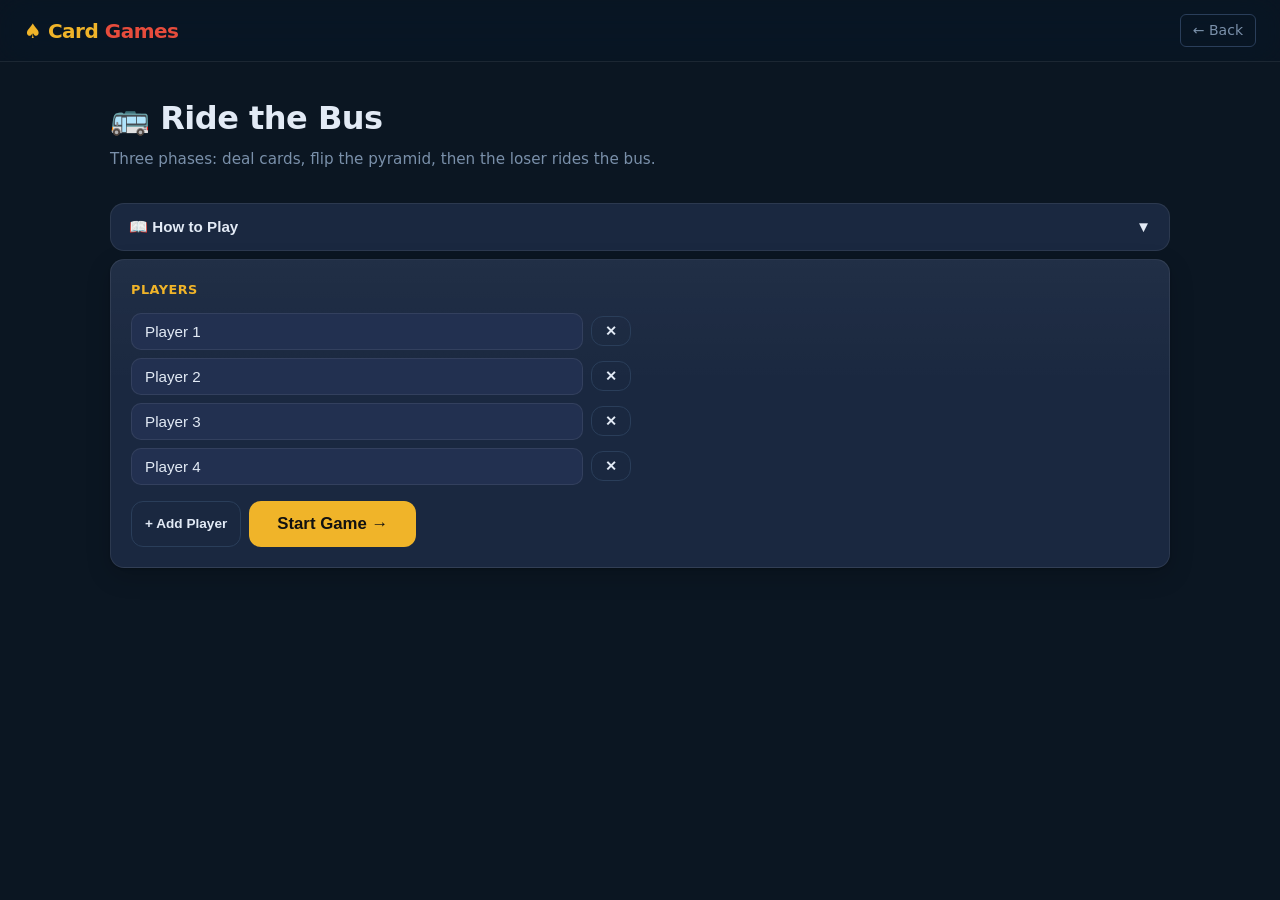
<file: ride-the-bus.html>
<!DOCTYPE html>
<html lang="en">
<head>
  <meta charset="UTF-8">
  <meta name="viewport" content="width=device-width, initial-scale=1.0">
  <!-- PWA -->
  <link rel="manifest" href="manifest.json">
  <meta name="theme-color" content="#f0b429">
  <meta name="mobile-web-app-capable" content="yes">
  <meta name="apple-mobile-web-app-capable" content="yes">
  <meta name="apple-mobile-web-app-status-bar-style" content="black-translucent">
  <meta name="apple-mobile-web-app-title" content="Card Games">
  <link rel="apple-touch-icon" href="icon-beer-180.png">
  <link rel="icon" type="image/png" href="icon-beer-192.png">
  <title>Ride the Bus</title>
  <link rel="stylesheet" href="style.css">
  <style>
    .phase-steps {
      display: flex;
      gap: 0;
      margin-bottom: 28px;
      border-radius: 10px;
      overflow: hidden;
      border: 1px solid var(--border);
    }
    .phase-step {
      flex: 1;
      padding: 10px 8px;
      text-align: center;
      font-size: 0.8rem;
      font-weight: 700;
      color: var(--muted);
      background: var(--surface);
      border-right: 1px solid var(--border);
      transition: background 0.2s, color 0.2s;
    }
    .phase-step:last-child { border-right: none; }
    .phase-step.active { background: var(--surface2); color: var(--gold); }
    .phase-step.done { color: var(--green); }

    /* Phase 1 */
    .deal-layout {
      display: grid;
      grid-template-columns: 1fr 1fr;
      gap: 20px;
    }
    @media (max-width: 650px) { .deal-layout { grid-template-columns: 1fr; } }

    .question-box {
      background: var(--surface2);
      border: 2px solid var(--gold);
      border-radius: 12px;
      padding: 24px;
      text-align: center;
    }
    .question-text {
      font-size: 1.3rem;
      font-weight: 800;
      color: var(--text);
      margin-bottom: 20px;
    }
    .answer-buttons {
      display: flex;
      gap: 10px;
      justify-content: center;
      flex-wrap: wrap;
    }
    .players-progress {
      display: flex;
      flex-direction: column;
      gap: 10px;
    }
    .progress-row {
      display: flex;
      align-items: center;
      gap: 10px;
    }
    .progress-name {
      min-width: 90px;
      font-weight: 600;
      font-size: 0.9rem;
    }
    .progress-cards {
      display: flex;
      gap: 4px;
    }

    /* Phase 2 */
    .pyramid-wrap {
      display: flex;
      flex-direction: column;
      align-items: center;
      gap: 0;
      padding: 20px;
    }
    .pyr-row {
      display: flex;
      gap: 7px;
      margin-bottom: 7px;
    }
    .pyr-cell {
      position: relative;
    }
    .pyr-row-wrap {
      display: flex;
      flex-direction: column;
      align-items: center;
      margin-bottom: 10px;
    }
    .pyr-row-label {
      font-size: 0.7rem;
      color: var(--muted);
      margin-bottom: 4px;
      font-weight: 700;
    }
    /* Spotlight the card that was just flipped, and celebrate a match on the pyramid */
    .pyr-cell .card { transition: box-shadow 0.2s; }
    .pyr-cell.active .card { box-shadow: 0 0 0 3px var(--gold), 0 0 16px rgba(240,180,41,0.65); }
    .pyr-cell.match .card {
      box-shadow: 0 0 0 3px var(--green), 0 0 26px rgba(46,204,113,0.9);
      animation: pyrMatchPulse 0.55s ease-in-out infinite alternate;
    }
    .pyr-match-flag {
      position: absolute; left: 50%; bottom: -17px; transform: translateX(-50%);
      background: var(--green); color: #06231a;
      font-size: 0.62rem; font-weight: 900; letter-spacing: 0.4px;
      border-radius: 8px; padding: 2px 7px; white-space: nowrap;
      box-shadow: 0 3px 10px rgba(0,0,0,0.45); z-index: 10;
      animation: pyrFlagPop 0.32s cubic-bezier(.2,1.5,.4,1) both,
                 pyrFlagBounce 0.6s 0.32s ease-in-out infinite alternate;
    }
    @keyframes pyrMatchPulse { from { transform: scale(1); } to { transform: scale(1.09) translateY(-3px); } }
    @keyframes pyrFlagPop { from { transform: translateX(-50%) scale(0.3); opacity: 0; } to { transform: translateX(-50%) scale(1); opacity: 1; } }
    @keyframes pyrFlagBounce { from { transform: translateX(-50%) translateY(0); } to { transform: translateX(-50%) translateY(-3px); } }

    /* "Crown the loser" standings before the bus */
    .crown-row {
      display: flex; align-items: center; gap: 10px;
      padding: 9px 11px; border-radius: 12px; margin-bottom: 7px;
      background: var(--surface); border: 1px solid var(--hairline);
    }
    .crown-row.loser {
      background: rgba(240,180,41,0.13); border-color: var(--gold);
      box-shadow: 0 0 16px rgba(240,180,41,0.25);
    }
    .crown-rank { font-size: 1.15rem; font-weight: 900; width: 30px; text-align: center; color: var(--muted); flex-shrink: 0; }
    .crown-row.loser .crown-rank { color: var(--gold); }
    .crown-name { font-weight: 800; color: var(--text); flex-shrink: 0; }
    .crown-tag {
      font-size: 0.58rem; font-weight: 800; color: #1a1206; background: var(--gold);
      padding: 1px 6px; border-radius: 6px; margin-left: 5px; white-space: nowrap; vertical-align: middle;
    }
    .crown-hand { margin-left: auto; text-align: right; display: flex; flex-wrap: wrap; gap: 3px; justify-content: flex-end; align-items: center; }

    /* Phase 3 */
    .bus-rider-display {
      text-align: center;
      padding: 20px;
    }
    .bus-rider-name {
      font-size: 2rem;
      font-weight: 900;
      color: var(--accent);
      margin-bottom: 6px;
    }
    .bus-cards-row {
      display: flex;
      gap: 8px;
      justify-content: center;
      flex-wrap: wrap;
      margin: 16px 0;
    }
    .bus-card-slot {
      display: flex;
      flex-direction: column;
      align-items: center;
      gap: 6px;
    }
    .bus-q-label {
      font-size: 0.7rem;
      color: var(--muted);
      font-weight: 600;
      text-align: center;
    }
    .bus-progress-dots {
      display: flex;
      gap: 8px;
      justify-content: center;
      margin: 12px 0;
    }
    .bus-dot {
      width: 16px; height: 16px;
      border-radius: 50%;
      border: 2px solid var(--border);
    }
    .bus-dot.correct { background: var(--green); border-color: var(--green); }
    .bus-dot.wrong { background: var(--accent); border-color: var(--accent); }
    .bus-dot.pending { background: transparent; border-color: var(--muted); }

    /* Phase 2 — give assignment */
    .give-list { display: flex; flex-direction: column; gap: 10px; margin-top: 10px; }
    .give-row {
      background: var(--surface2);
      border-radius: 8px;
      padding: 10px 12px;
      display: flex;
      flex-direction: column;
      gap: 7px;
    }
    .give-row-label { font-size: 0.83rem; font-weight: 700; color: var(--text); }
    .give-row-cards { display: flex; gap: 4px; flex-wrap: wrap; align-items: center; }
    .give-row-btns  { display: flex; gap: 6px; flex-wrap: wrap; }
    .give-row.assigned { opacity: 0.55; }
    .give-row.assigned .give-row-btns { display: none; }
    .give-row-assigned-to { font-size: 0.8rem; color: var(--green); font-weight: 700; margin-top: 2px; }

    .give-lead { font-size: 1rem; font-weight: 800; color: var(--gold); margin-bottom: 6px; text-align: center; }
    /* Receiver buttons that pulse — each shows the player's name + hand summary */
    .give-recv-grid {
      display: grid; grid-template-columns: repeat(auto-fit, minmax(130px, 1fr)); gap: 8px;
    }
    .give-recv-btn {
      display: flex; flex-direction: column; align-items: flex-start; gap: 5px;
      padding: 12px 12px; text-align: left;
      background: var(--surface); color: var(--text);
      border: 2px solid var(--gold); border-radius: 12px; cursor: pointer;
      animation: giveFlash 1.1s ease-in-out infinite;
      transition: transform 0.1s;
    }
    .give-recv-btn:hover { background: rgba(240,180,41,0.15); }
    .give-recv-btn:active { transform: scale(0.97); }
    @keyframes giveFlash {
      0%,100% { box-shadow: 0 0 0 0 rgba(240,180,41,0); }
      50%      { box-shadow: 0 0 0 5px rgba(240,180,41,0.45); }
    }
    .give-recv-name { font-size: 1.05rem; font-weight: 800; }
    .give-recv-hand { display: flex; flex-wrap: wrap; gap: 3px; align-items: center; font-size: 0.68rem; font-weight: 600; }
    .hs-count { color: var(--muted); margin-right: 2px; }
    .hs-card { padding: 0 3px; border-radius: 3px; background: rgba(255,255,255,0.08); }
    .hs-red { color: #ff6b6b; }
    .hs-blk { color: #d6deec; }
    .hs-empty { color: var(--muted); font-style: italic; }
    /* let the tall modals scroll if a lot of gives/players */
    #pyr-modal-inner, #bus-crown-inner, #bus-win-overlay .rtb-modal { max-height: 88vh; overflow-y: auto; }

    /* ── Bus ride pile row ── */
    .bus-pile-row {
      display: flex; gap: 8px; justify-content: center; flex-wrap: wrap;
      margin: 8px 0 20px;
    }
    .bus-pile {
      display: flex; flex-direction: column; align-items: center; gap: 5px;
      padding: 6px 5px; border-radius: 10px; border: 2px solid transparent;
      transition: border-color 0.2s, background 0.2s;
    }
    .bus-pile.current {
      border-color: var(--gold); background: rgba(240,180,41,0.1);
      animation: busPulse 1.2s ease-in-out infinite;
    }
    @keyframes busPulse {
      0%,100% { box-shadow: 0 0 0 0 rgba(240,180,41,0); }
      50%      { box-shadow: 0 0 0 5px rgba(240,180,41,0.25); }
    }
    .bus-pile-num { font-size: 0.65rem; font-weight: 700; color: var(--muted); }
    .bus-pile.current .bus-pile-num { color: var(--gold); }
    .bus-pile-card { position: relative; }
    .bus-pile-badge {
      position: absolute; top: -6px; right: -6px;
      background: var(--blue); color: #fff; font-size: 0.55rem; font-weight: 800;
      border-radius: 8px; padding: 1px 5px;
    }

    /* ── Modals (off-the-bus + deal result) ── */
    .rtb-overlay {
      position: fixed; inset: 0; z-index: 200;
      display: flex; align-items: center; justify-content: center;
      background: rgba(0,0,0,0.85); backdrop-filter: blur(6px); padding: 24px;
    }
    .rtb-modal {
      background: var(--surface); border: 2px solid var(--border);
      border-radius: 16px; padding: 32px 36px; text-align: center;
      max-width: 460px; width: 100%;
      animation: pageIn 0.3s var(--ease, ease) both;
    }
    .rtb-modal.win    { border-color: var(--green); box-shadow: 0 0 50px rgba(46,204,113,0.25); }
    .rtb-modal.wrong  { border-color: var(--accent); }
    .rtb-modal.right  { border-color: var(--green); }
    .rtb-modal.same   { border-color: var(--blue); }
    .rtb-modal-icon { font-size: 3.4rem; line-height: 1; margin-bottom: 8px; }
    .rtb-modal-title { font-size: 1.7rem; font-weight: 900; color: var(--gold); margin-bottom: 8px; letter-spacing: -0.5px; }
    .rtb-modal.wrong .rtb-modal-title { color: var(--accent); }
    .rtb-modal.right .rtb-modal-title { color: var(--green); }
    .rtb-modal.same  .rtb-modal-title { color: var(--blue); }
    .rtb-modal-desc { color: var(--text); font-size: 1rem; line-height: 1.55; margin-bottom: 22px; }
    .rtb-modal-btns { display: flex; gap: 10px; justify-content: center; flex-wrap: wrap; }

    /* Compact pyramid on phones */
    @media (max-width: 650px) {
      .pyramid-wrap { padding: 8px 0; }
      .pyr-row { gap: 5px; margin-bottom: 5px; }
      .pyr-row-wrap { margin-bottom: 6px; }
      .pyramid-wrap .card.sm { width: 42px; height: 59px; padding: 3px 4px; }
      .pyramid-wrap .card.sm .cv { font-size: 0.6rem; }
      .pyramid-wrap .card.sm .cs { font-size: 0.5rem; }
      .pyramid-wrap .card.sm .card-mid { font-size: 0.85rem; }
    }

    /* ── Reference card(s) shown inside the question ── */
    .q-ref-label {
      font-size: 0.72rem; text-transform: uppercase; letter-spacing: 0.5px;
      color: var(--muted); font-weight: 700; margin-bottom: 8px; text-align: center;
    }
    .q-reference {
      display: flex; gap: 12px; justify-content: center; align-items: center;
      margin-bottom: 18px; flex-wrap: wrap;
    }

    /* ── Big tappable choice buttons ── */
    .choice-hint {
      font-size: 0.75rem; color: var(--muted); text-align: center;
      margin-bottom: 12px; font-weight: 600;
    }
    .choice-grid {
      display: grid;
      grid-template-columns: repeat(auto-fit, minmax(94px, 1fr));
      gap: 12px;
    }
    .choice {
      display: flex; flex-direction: column; align-items: center; justify-content: center;
      gap: 8px; padding: 18px 10px; min-height: 100px;
      background: var(--surface); border: 2px solid var(--border);
      border-radius: 14px; cursor: pointer;
      transition: transform 0.18s var(--ease-spring, ease), border-color 0.2s, background 0.2s, box-shadow 0.2s;
    }
    .choice:hover { transform: translateY(-3px); box-shadow: 0 10px 22px rgba(0,0,0,0.4); }
    .choice:active { transform: scale(0.95); }
    .choice:disabled { opacity: 0.32; cursor: not-allowed; transform: none; box-shadow: none; }
    .choice-icon { font-size: 2.1rem; line-height: 1; font-weight: 800; letter-spacing: 2px; }
    .choice-label { font-size: 0.9rem; font-weight: 800; color: #fff; letter-spacing: 0.6px; }
    .choice.ch-red   .choice-icon { color: #ff5a5a; }
    .choice.ch-red:hover   { border-color: #ff5a5a; background: rgba(231,76,60,0.12); }
    .choice.ch-black .choice-icon { color: #d6deec; }
    .choice.ch-black:hover { border-color: #aeb9cc; background: rgba(255,255,255,0.06); }
    .choice.ch-green .choice-icon { color: var(--green); }
    .choice.ch-green:hover { border-color: var(--green); background: rgba(46,204,113,0.12); }
    .choice.ch-down  .choice-icon { color: var(--accent); }
    .choice.ch-down:hover  { border-color: var(--accent); background: rgba(231,76,60,0.12); }
    .choice.ch-gold  .choice-icon { color: var(--gold); }
    .choice.ch-gold:hover  { border-color: var(--gold); background: rgba(240,180,41,0.12); }
    .choice.ch-blue  .choice-icon { color: var(--blue); }
    .choice.ch-blue:hover  { border-color: var(--blue); background: rgba(52,152,219,0.12); }

    .mystery-hint { color: var(--muted); font-size: 0.9rem; text-align: center; }
  </style>
</head>
<body>

<nav class="topbar">
  <a class="topbar-brand" href="index.html">♠ Card <em>Games</em></a>
  <a class="topbar-back" href="index.html">← Back</a>
</nav>

<div class="page wide">
  <div class="page-title">🚌 Ride the Bus</div>
  <div class="page-sub">Three phases: deal cards, flip the pyramid, then the loser rides the bus.</div>

  <button class="rules-toggle" onclick="toggleRules(this)">
    📖 How to Play <span class="arrow">▼</span>
  </button>
  <div class="rules-body" id="rules-body">
    <h3>Phase 1 — Deal</h3>
    <p>Go around the table. Each player answers 4 questions about the next card to be dealt to them. Right → give a drink. Wrong → take a drink:</p>
    <ol>
      <li><strong>Red or Black?</strong></li>
      <li><strong>Higher or Lower</strong> than your first card?</li>
      <li><strong>Inside or Outside</strong> the range of your first two cards?</li>
      <li><strong>What suit?</strong> (♠ ♥ ♦ ♣)</li>
    </ol>
    <p>After all 4 questions, the card is revealed and they get to keep it.</p>

    <h3>Phase 2 — The Pyramid</h3>
    <p>Build a face-down pyramid: 5 cards on the bottom, then 4, 3, 2, 1. Flip cards row by row from the bottom up:</p>
    <ul>
      <li>Row 1 (bottom, 5 cards): <strong style="color:var(--green)">GIVE 1</strong></li>
      <li>Row 2 (4 cards): <strong style="color:var(--accent)">TAKE 2</strong></li>
      <li>Row 3 (3 cards): <strong style="color:var(--green)">GIVE 3</strong></li>
      <li>Row 4 (2 cards): <strong style="color:var(--green)">GIVE 4</strong></li>
      <li>Row 5 (top, 1 card): <strong style="color:var(--green)">GIVE 5</strong></li>
    </ul>
    <p><strong>GIVE rows:</strong> if a flipped card matches a rank in your hand, you give that many drinks AND pass the matching card to another player — whoever receives it takes the drinks.</p>
    <p><strong>TAKE row:</strong> if it matches, you take the drinks yourself and keep your card.</p>
    <p>If a flipped card matches nobody's hand, a new card is automatically drawn from the deck on top of it until someone matches.</p>

    <h3>Phase 3 — Ride the Bus</h3>
    <p>The player with the <strong>most cards in hand</strong> after Phase 2 rides the bus. Ties: most cards of same suit. Still tied: both ride.</p>
    <p>The rider must survive one card per card in their hand. <strong>Card 1:</strong> Red or Black. <strong>Every card after:</strong> Higher or Lower than the previous card. Get one wrong → drink and restart from card 1. Must get <em>all correct in a row</em> to get off the bus.</p>
  </div>

  <!-- Setup -->
  <div id="setup-panel" class="panel">
    <div class="panel-title">Players</div>
    <div class="setup-form">
      <div class="player-list" id="player-list">
        <div class="player-row"><input class="form-input" placeholder="Player 1" value="Player 1"/><button class="btn btn-ghost btn-sm" onclick="removePlayer(this)">✕</button></div>
        <div class="player-row"><input class="form-input" placeholder="Player 2" value="Player 2"/><button class="btn btn-ghost btn-sm" onclick="removePlayer(this)">✕</button></div>
        <div class="player-row"><input class="form-input" placeholder="Player 3" value="Player 3"/><button class="btn btn-ghost btn-sm" onclick="removePlayer(this)">✕</button></div>
        <div class="player-row"><input class="form-input" placeholder="Player 4" value="Player 4"/><button class="btn btn-ghost btn-sm" onclick="removePlayer(this)">✕</button></div>
      </div>
      <div class="flex gap-8 mt-16">
        <button class="btn btn-ghost btn-sm" onclick="addPlayerRow()">+ Add Player</button>
        <button class="btn btn-gold btn-lg" onclick="startGame()">Start Game →</button>
      </div>
    </div>
  </div>

  <!-- Game area -->
  <div id="game-area" class="hidden">
    <!-- Top controls (same pattern as Kings — always reachable, never below the game) -->
    <div class="flex gap-8" style="justify-content:flex-end; margin-bottom:10px;">
      <button class="btn btn-ghost btn-sm" onclick="resetGame()">New Game</button>
      <a class="btn btn-ghost btn-sm" href="index.html">🏠 Home</a>
    </div>
    <div class="phase-steps">
      <div class="phase-step active" id="ps-1">① Deal</div>
      <div class="phase-step" id="ps-2">② Pyramid</div>
      <div class="phase-step" id="ps-3">③ Ride the Bus</div>
    </div>

    <!-- PHASE 1 -->
    <div id="phase1">
      <div class="deal-layout">
        <div>
          <div class="panel mb-16">
            <div class="panel-title" id="p1-player-label">Player's Turn</div>
            <div class="question-box" id="question-box">
              <div class="question-text">Get ready…</div>
              <div class="answer-buttons" id="q-buttons"></div>
            </div>
            <div class="notif mt-16 hidden" id="p1-result">
              <div class="notif-title" id="p1-result-title"></div>
              <div id="p1-result-desc"></div>
            </div>
            <div class="mt-16 hidden" id="p1-next-area">
              <button class="btn btn-gold w-full" id="p1-next-btn" onclick="nextDealStep()">Next →</button>
            </div>
          </div>
          <div class="card-table" style="min-height:120px;" id="p1-card-area">
            <div style="color:var(--muted); font-size:0.9rem;">Card will appear here</div>
          </div>
        </div>
        <div>
          <div class="panel">
            <div class="panel-title">Players & Cards</div>
            <div class="players-progress" id="players-progress"></div>
          </div>
        </div>
      </div>
    </div>

    <!-- PHASE 2 -->
    <div id="phase2" class="hidden">
      <div class="deal-layout">
        <div>
          <div class="card-table" style="min-height:240px; flex-direction:column;">
            <div class="pyramid-wrap" id="pyramid-wrap"></div>
          </div>
        </div>
        <div>
          <div class="panel">
            <div class="panel-title">Player Hands</div>
            <div class="players-progress" id="p2-players"></div>
          </div>
        </div>
      </div>
    </div>

    <!-- PHASE 3 -->
    <div id="phase3" class="hidden">
      <div class="bus-rider-display">
        <div style="color:var(--muted); font-size:0.9rem; margin-bottom:4px;">Riding the Bus:</div>
        <div class="bus-rider-name" id="bus-rider-name"></div>
        <div class="bus-progress-dots" id="bus-dots" style="color:var(--muted); font-size:0.8rem;"></div>
      </div>

      <!-- Row of piles the rider must clear -->
      <div class="bus-pile-row" id="bus-cards-display"></div>

      <div class="panel" style="max-width:500px; margin:0 auto;">
        <div class="panel-title" id="bus-q-label"></div>
        <div class="question-box" id="bus-question-box"></div>
        <div class="notif mt-16 hidden" id="bus-result">
          <div class="notif-title" id="bus-result-title"></div>
          <div id="bus-result-desc"></div>
        </div>
      </div>

    </div>

  </div><!-- /game-area -->

  <!-- "Crown the loser" standings before the bus -->
  <div class="rtb-overlay hidden" id="bus-crown-modal">
    <div class="rtb-modal" id="bus-crown-inner" style="max-width:460px;">
      <div class="rtb-modal-title" style="color:var(--gold);">🚌 Who rides the bus?</div>
      <div class="rtb-modal-desc" id="bus-crown-sub" style="margin-bottom:14px;"></div>
      <div id="bus-crown-list" style="text-align:left;"></div>
      <div class="rtb-modal-btns" style="margin-top:18px;">
        <button class="btn btn-gold btn-lg" onclick="startBusRideFromCrown()">🚌 Ride the Bus →</button>
      </div>
    </div>
  </div>

  <!-- Bus event popup (wrong guess → drink) -->
  <div class="rtb-overlay hidden" id="bus-modal">
    <div class="rtb-modal" id="bus-modal-inner">
      <div class="rtb-modal-icon" id="bus-modal-icon"></div>
      <div id="bus-modal-card" style="display:flex; justify-content:center; margin-bottom:10px;"></div>
      <div class="rtb-modal-title" id="bus-modal-title"></div>
      <div class="rtb-modal-desc" id="bus-modal-desc"></div>
      <div class="rtb-modal-btns">
        <button class="btn btn-gold btn-lg" id="bus-modal-btn" onclick="busModalResume()"></button>
      </div>
    </div>
  </div>

  <!-- Off-the-bus popup -->
  <div class="rtb-overlay hidden" id="bus-win-overlay">
    <div class="rtb-modal win">
      <div class="rtb-modal-icon" id="bus-win-icon">🎉</div>
      <div class="rtb-modal-title" id="bus-win-title"></div>
      <div class="rtb-modal-desc" id="bus-win-desc"></div>
      <div class="rtb-modal-btns" id="bus-win-btns"></div>
    </div>
  </div>

  <!-- Deal-phase result popup -->
  <div class="rtb-overlay hidden" id="deal-result-overlay">
    <div class="rtb-modal" id="deal-result-modal">
      <div class="rtb-modal-icon" id="deal-result-icon"></div>
      <div class="rtb-modal-title" id="deal-result-title"></div>
      <div style="margin:10px 0 20px;">
        <div id="deal-result-card" style="display:flex; justify-content:center; margin-bottom:12px;"></div>
        <div class="rtb-modal-desc" id="deal-result-desc"></div>
      </div>
      <button class="btn btn-gold btn-lg w-full" id="deal-result-next" onclick="dealResultNext()">Next →</button>
    </div>
  </div>

  <!-- Pyramid result popup -->
  <div class="rtb-overlay hidden" id="pyr-modal">
    <div class="rtb-modal" id="pyr-modal-inner">
      <div id="pyr-modal-card" style="display:flex; justify-content:center; margin-bottom:12px;"></div>
      <div class="rtb-modal-title" id="pyr-modal-title"></div>
      <div class="rtb-modal-desc" id="pyr-modal-desc"></div>
      <div id="pyr-give-area" style="text-align:left;"></div>
      <div class="rtb-modal-btns" style="margin-top:18px;">
        <button class="btn btn-gold btn-lg" id="pyr-modal-next" onclick="pyrModalNext()">Next Card →</button>
      </div>
    </div>
  </div>

  <!-- "Begin the Pyramid" start popup -->
  <div class="rtb-overlay hidden" id="pyr-begin-modal">
    <div class="rtb-modal">
      <div class="rtb-modal-title" style="color:var(--gold);">🔺 The Pyramid</div>
      <div class="rtb-modal-desc">Cards flip up the pyramid one at a time. When a flipped card matches one in someone's hand, a popup says who drinks or gives it away — worth more the higher you climb.</div>
      <div class="rtb-modal-btns">
        <button class="btn btn-gold btn-lg" id="pyr-begin-btn" onclick="startPyramid()">▶ Begin the Pyramid</button>
      </div>
    </div>
  </div>
</div>

<script src="deck.js"></script>
<script>
// ─── State ───
let deck = [];
let players = []; // {name, hand:[cards], drinks:0}
let phase = 1;

// Phase 1
let p1PlayerIdx = 0;
let p1QuestionIdx = 0; // 0-3

// Phase 2
let pyramid = []; // pyramid[row] = [{card, flipped}], row 0 = bottom (5 cards)
let pyrRow = 0;
let pyrCol = 0;
const PYR_ROWS = [5,4,3,2,1];

// Phase 3 — row of piles the rider must clear in one clean run
let busRiders = [];
let busRiderIdx = 0;
let busLength = 4;         // = rider's hand size
let busPiles = [];        // [{cards:[]}] × busLength
let busPtr = 0;           // current pile index
let busWrongs = 0;        // wrong guesses this ride (= sips taken)
let busFlips = 0;         // total cards flipped this ride
let busTransitionTimer = null;
let busEpoch = 0;         // bumped on new ride / new game so stale auto-advance timers no-op

// ─── Setup ───
// 4 cards per player + 15 pyramid cards must fit in one 52-card deck → max 9 players
window.MAX_PLAYERS = 9;

function startGame() {
  const names = readPlayerNames();
  players = names.map(name => ({ name, hand: [], drinks: 0 }));
  if (players.length < 2) { alert('Need at least 2 players.'); return; }
  if (players.length > 9) { alert('Maximum 9 players — the deck only has 52 cards.'); return; }
  saveRoster(names);

  deck = shuffle(createDeck());
  phase = 1;
  p1PlayerIdx = 0;
  p1QuestionIdx = 0;

  document.getElementById('setup-panel').classList.add('hidden');
  document.getElementById('game-area').classList.remove('hidden');
  beginPhase1();
}

// ─── Phase 1 ───
function beginPhase1() {
  setPhaseStep(1);
  document.getElementById('phase1').classList.remove('hidden');
  document.getElementById('phase2').classList.add('hidden');
  document.getElementById('phase3').classList.add('hidden');
  renderProgress();
  askQuestion();
}

const QUESTION_NAMES = ['Red or Black', 'Higher or Lower', 'Inside or Outside', 'What Suit'];

// Ace is always high
function r(card) { return card.value === 'A' ? 14 : card.rank; }

// ── Rich choice buttons (boxed, colored icon + white label) ──
const CHOICE_META = {
  'Red ♥♦':     { label: 'RED',      icon: '♥ ♦', cls: 'ch-red'   },
  'Black ♠♣':   { label: 'BLACK',    icon: '♠ ♣', cls: 'ch-black' },
  'Higher ↑':   { label: 'HIGHER',   icon: '▲',   cls: 'ch-green' },
  'Lower ↓':    { label: 'LOWER',    icon: '▼',   cls: 'ch-down'  },
  'Same =':     { label: 'SAME',     icon: '=',   cls: 'ch-gold'  },
  'Inside':     { label: 'INSIDE',   icon: '▶◀',  cls: 'ch-blue'  },
  'Outside':    { label: 'OUTSIDE',  icon: '◀▶',  cls: 'ch-blue'  },
  '♠ Spades':   { label: 'SPADES',   icon: '♠',   cls: 'ch-black' },
  '♥ Hearts':   { label: 'HEARTS',   icon: '♥',   cls: 'ch-red'   },
  '♦ Diamonds': { label: 'DIAMONDS', icon: '♦',   cls: 'ch-red'   },
  '♣ Clubs':    { label: 'CLUBS',    icon: '♣',   cls: 'ch-black' },
};

function choiceButtonsHTML(values, fn) {
  return values.map(v => {
    const m = CHOICE_META[v] || { label: v, icon: '', cls: '' };
    return `<button class="choice ${m.cls}" onclick="${fn}('${v}')">
        <span class="choice-icon">${m.icon}</span>
        <span class="choice-label">${m.label}</span>
      </button>`;
  }).join('');
}

function refCardsHTML(cards, label) {
  if (!cards || !cards.length) return '';
  return `<div class="q-ref-label">${label}</div>
    <div class="q-reference">${cards.map(c => cardHTML(c, 'lg')).join('')}</div>`;
}

function questionBoxHTML(q, fn, gridId) {
  return `${refCardsHTML(q.refCards, q.refLabel)}
    <div class="question-text">${q.text}</div>
    <div class="choice-hint">👇 Tap your guess</div>
    <div class="choice-grid" id="${gridId}">${choiceButtonsHTML(q.buttons, fn)}</div>`;
}

function getQuestion(qi, p) {
  if (qi === 0) {
    return {
      text: 'Will your card be Red or Black?',
      buttons: ['Red ♥♦', 'Black ♠♣'],
      refCards: [], refLabel: ''
    };
  } else if (qi === 1) {
    const first = p.hand[0];
    return {
      text: 'Will the next card be Higher or Lower?',
      buttons: ['Higher ↑', 'Lower ↓', 'Same ='],
      refCards: [first], refLabel: 'Higher or lower than…'
    };
  } else if (qi === 2) {
    const c1 = p.hand[0], c2 = p.hand[1];
    const lo = Math.min(r(c1), r(c2)), hi = Math.max(r(c1), r(c2));
    const buttons = lo === hi
      ? ['Outside', 'Same =']
      : ['Inside', 'Outside', 'Same ='];
    const text = lo === hi
      ? 'Same rank as one of these — or Outside?'
      : 'Will it land Inside or Outside these two?';
    return { text, buttons, refCards: [c1, c2], refLabel: 'Your two cards' };
  } else {
    return {
      text: 'What suit will the next card be?',
      buttons: ['♠ Spades', '♥ Hearts', '♦ Diamonds', '♣ Clubs'],
      refCards: [], refLabel: ''
    };
  }
}

function askQuestion() {
  const p = players[p1PlayerIdx];
  document.getElementById('p1-player-label').textContent =
    `${p.name} · Round ${p1QuestionIdx + 1} of 4 — ${QUESTION_NAMES[p1QuestionIdx]}`;
  document.getElementById('p1-result').classList.add('hidden');
  document.getElementById('p1-next-area').classList.add('hidden');
  document.getElementById('p1-card-area').innerHTML =
    `<div class="mystery-hint">🂠 The next card is face-down — make your guess!</div>`;

  const q = getQuestion(p1QuestionIdx, p);
  document.getElementById('question-box').innerHTML = questionBoxHTML(q, 'answerQuestion', 'q-buttons');
  revealEl('question-box');
}

function answerQuestion(answer) {
  document.querySelectorAll('#q-buttons button').forEach(b => b.disabled = true);

  const p = players[p1PlayerIdx];
  const card = deck.pop();
  const isSameGuess = (answer === 'Same =');
  let correct = false, explanation = '';

  if (p1QuestionIdx === 0) {
    const guess = answer.startsWith('Red') ? 'red' : 'black';
    correct = card.color === guess;
    explanation = `The card was the ${card.value}${card.suit} (${card.color}).`;
  } else if (p1QuestionIdx === 1) {
    const first = p.hand[0];
    if (answer.startsWith('Higher'))     correct = r(card) > r(first);
    else if (answer.startsWith('Lower')) correct = r(card) < r(first);
    else                                 correct = r(card) === r(first);
    explanation = `Your card was ${first.value}${first.suit}; the new card is ${card.value}${card.suit}.`;
  } else if (p1QuestionIdx === 2) {
    const r1 = r(p.hand[0]), r2 = r(p.hand[1]);
    const lo = Math.min(r1, r2), hi = Math.max(r1, r2);
    if (answer === 'Same =')      correct = r(card) === lo || r(card) === hi;
    else if (answer === 'Inside') correct = r(card) > lo && r(card) < hi;
    else                          correct = r(card) < lo || r(card) > hi;
    explanation = `Your cards: ${p.hand[0].value}${p.hand[0].suit}, ${p.hand[1].value}${p.hand[1].suit}. New card: ${card.value}${card.suit}.`;
  } else {
    const suitMap = { '♠ Spades': '♠', '♥ Hearts': '♥', '♦ Diamonds': '♦', '♣ Clubs': '♣' };
    correct = card.suit === suitMap[answer];
    explanation = `The card was the ${card.value}${card.suit}.`;
  }

  p.hand.push(card);
  if (!correct) p.drinks++;
  renderProgress();

  // ── Result popup ──
  let icon, title, cls, desc;
  if (correct && isSameGuess) {
    icon = '😮'; title = 'SAME — correct!'; cls = 'same';
    desc = `${explanation} Everyone EXCEPT ${p.name} drinks 1! 🍺`;
  } else if (correct) {
    icon = '✅'; title = 'Correct!'; cls = 'right';
    desc = `${explanation} ${p.name} hands out a drink.`;
  } else {
    icon = '❌'; title = 'Wrong!'; cls = 'wrong';
    desc = `${explanation} ${p.name} drinks 1.`;
  }

  document.getElementById('deal-result-modal').className = `rtb-modal ${cls}`;
  document.getElementById('deal-result-icon').textContent = icon;
  document.getElementById('deal-result-title').textContent = title;
  document.getElementById('deal-result-card').innerHTML = cardHTML(card, 'lg flipped-reveal');
  document.getElementById('deal-result-desc').textContent = desc;

  const isLastPlayer = p1PlayerIdx >= players.length - 1;
  const isLastRound  = p1QuestionIdx >= 3;
  const nextBtn = document.getElementById('deal-result-next');
  if (!isLastPlayer)      nextBtn.textContent = `Next: ${players[p1PlayerIdx + 1].name} →`;
  else if (!isLastRound)  nextBtn.textContent = `Round ${p1QuestionIdx + 2}: ${QUESTION_NAMES[p1QuestionIdx + 1]} →`;
  else                    nextBtn.textContent = `Start the Pyramid →`;

  document.getElementById('deal-result-overlay').classList.remove('hidden');
}

function dealResultNext() {
  const m = document.getElementById('deal-result-overlay');
  if (m.classList.contains('hidden')) return; // double-tap guard — a double fire would skip a player
  m.classList.add('hidden');
  nextDealStep();
}

function nextDealStep() {
  p1PlayerIdx++;
  if (p1PlayerIdx >= players.length) {
    p1PlayerIdx = 0;
    p1QuestionIdx++;
    if (p1QuestionIdx > 3) {
      beginPhase2();
      return;
    }
  }
  askQuestion();
}

function renderProgress() {
  const container = document.getElementById('players-progress');
  container.innerHTML = players.map(p => `
    <div class="progress-row">
      <div class="progress-name">${p.name}${p.drinks > 0 ? ` <span class="drink-badge">${p.drinks}🍺</span>` : ''}</div>
      <div class="progress-cards">${p.hand.map(c => cardHTML(c, 'sm')).join('')}</div>
    </div>`).join('');
}

// ─── Phase 2 ───
// Each cell: { card (original pyramid card), flipped, stack: [] (deck cards drawn on top) }
// topCard(cell): the current visible card — last stack card, or the original pyramid card

function topCard(cell) {
  return cell.stack.length ? cell.stack[cell.stack.length - 1] : cell.card;
}

let pyrAdvancing = false; // true when waiting for button click to move to next cell
let pyrGives = [];        // [{giverIdx, card, drinkVal, receiverIdx:null}]
let pyrMatchValue = null; // rank of the current flipped card — matching hand cards glow
let pyrNextLabel = 'Next Card →';
let p2Epoch = 0;          // bumped on phase change / new game so stale auto-draw timers no-op

// compact hand summary shown on the give-receiver buttons
function handSummary(p) {
  if (!p.hand.length) return '<span class="hs-empty">no cards</span>';
  const cards = p.hand.map(c => {
    const red = c.suit === '♥' || c.suit === '♦';
    return `<span class="hs-card ${red ? 'hs-red' : 'hs-blk'}">${c.value}${c.suit}</span>`;
  }).join('');
  return `<span class="hs-count">${p.hand.length} card${p.hand.length !== 1 ? 's' : ''}</span>${cards}`;
}

function beginPhase2() {
  setPhaseStep(2);
  document.getElementById('phase1').classList.add('hidden');
  document.getElementById('phase2').classList.remove('hidden');

  // Build pyramid: row 0 = bottom = 5 cards
  pyramid = PYR_ROWS.map(size => Array.from({length: size}, () => ({ card: deck.pop(), flipped: false, stack: [] })));
  pyrRow = 0; pyrCol = 0; pyrAdvancing = false; pyrMatchValue = null;
  p2Epoch++;

  renderPyramid();
  renderP2Players();
  document.getElementById('pyr-modal').classList.add('hidden');
  document.getElementById('pyr-begin-modal').classList.remove('hidden'); // prompt to start
  window.scrollTo({ top: 0, behavior: 'smooth' });
}

function startPyramid() {
  const m = document.getElementById('pyr-begin-modal');
  if (m.classList.contains('hidden')) return; // double-tap guard
  m.classList.add('hidden');
  flipPyramidCard();
}

function renderPyramid() {
  const wrap = document.getElementById('pyramid-wrap');
  const rows = [...pyramid].reverse(); // show top of pyramid at top visually
  wrap.innerHTML = rows.map((row, vi) => {
    const ri = pyramid.length - 1 - vi;
    const drinks = ri + 1;
    return `
      <div class="pyr-row-wrap">
        <div class="pyr-row-label" style="${PYR_ROWS[ri] === 4 ? 'color:var(--accent)' : ''}">${PYR_ROWS[ri] === 4 ? `⬇ ${drinks} drinks — TAKE` : `${drinks} drink${drinks > 1 ? 's' : ''} — GIVE`}</div>
        <div class="pyr-row">
          ${row.map((cell, ci) => {
            if (!cell.flipped) return `<div class="pyr-cell">${cardHTML(null, 'sm')}</div>`;
            const tc = topCard(cell);
            const badge = cell.stack.length ? `<div style="position:absolute;top:-6px;right:-4px;background:var(--accent);color:#fff;font-size:0.55rem;font-weight:800;border-radius:8px;padding:1px 4px;">+${cell.stack.length}</div>` : '';
            const isActive = ri === pyrRow && ci === pyrCol;
            const isMatch = isActive && pyrMatchValue !== null;
            const flag = isMatch ? `<div class="pyr-match-flag">🍺 MATCH!</div>` : '';
            const cls = 'pyr-cell' + (isActive ? (isMatch ? ' active match' : ' active') : '');
            // flip-in animation only on the cell that was just flipped — the rest render static
            return `<div class="${cls}" style="position:relative;">${cardHTML(tc, 'sm' + (isActive ? ' flipped-reveal' : ''))}${badge}${flag}</div>`;
          }).join('')}
        </div>
      </div>`;
  }).join('');
}

function flipPyramidCard() {
  document.getElementById('pyr-modal').classList.add('hidden'); // close any open result popup

  // If a match was just resolved, advance to the next cell first
  if (pyrAdvancing) {
    pyrAdvancing = false;
    pyrMatchValue = null;
    pyrCol++;
    if (pyrCol >= pyramid[pyrRow].length) { pyrCol = 0; pyrRow++; }
    if (pyrRow >= pyramid.length) { showBusCrown(); return; } // pyramid done → crown the loser
  }

  const cell = pyramid[pyrRow][pyrCol];
  const drinkVal = pyrRow + 1;

  // Draw the card: original pyramid card on first flip, deck card on top thereafter
  let card;
  if (!cell.flipped) {
    cell.flipped = true;
    card = cell.card;
  } else {
    if (!deck.length) deck = shuffle(createDeck());
    card = deck.pop();
    cell.stack.push(card);
  }

  const matches = players.filter(p => p.hand.some(c => c.value === card.value));
  pyrMatchValue = matches.length ? card.value : null;

  renderPyramid();
  renderP2Players();
  document.getElementById('pyramid-wrap').scrollIntoView({ behavior: 'smooth', block: 'start' });

  if (matches.length === 0) {
    // No match — auto-draw another card on top (no popup, just the pyramid stacking)
    const ep = p2Epoch;
    setTimeout(() => {
      if (ep !== p2Epoch) return; // phase changed / new game — stale timer
      flipPyramidCard();
    }, 750);
    return;
  }

  // Match → the flipped card gets a green MATCH! flag on the pyramid; let it
  // play for ~1.3s so you can see WHICH card matched before the popup opens.
  pyrAdvancing = true;
  const ep = p2Epoch;
  setTimeout(() => {
    if (ep !== p2Epoch) return; // new game / phase change — stale
    showPyramidResult(card, drinkVal);
  }, 1300);
}

function showPyramidResult(card, drinkVal) {
  const matches = players.filter(p => p.hand.some(c => c.value === card.value));
  const isTake = PYR_ROWS[pyrRow] === 4; // the 4-card row is TAKE, all others GIVE
  const nextIsLast = pyrRow >= pyramid.length - 1 && pyrCol >= pyramid[pyrRow].length - 1;
  pyrNextLabel = nextIsLast ? 'Proceed to Ride the Bus →' : 'Next Card →';

  document.getElementById('pyr-modal-card').innerHTML = cardHTML(card, 'xl flipped-reveal');
  const nb = document.getElementById('pyr-modal-next');

  if (isTake) {
    document.getElementById('pyr-modal-inner').className = 'rtb-modal wrong';
    document.getElementById('pyr-modal-title').textContent = `TAKE ${drinkVal} drink${drinkVal > 1 ? 's' : ''}!`;
    document.getElementById('pyr-modal-desc').innerHTML =
      `${card.value}${card.suit} matched — ` + matches.map(p => {
        const cnt = p.hand.filter(c => c.value === card.value).length;
        return `<strong>${p.name}</strong> drinks ${cnt * drinkVal}`;
      }).join(' · ');
    document.getElementById('pyr-give-area').innerHTML = '';
    nb.textContent = pyrNextLabel; nb.classList.remove('hidden'); nb.disabled = false;
  } else {
    pyrGives = [];
    matches.forEach(p => {
      const gi = players.indexOf(p);
      p.hand.filter(c => c.value === card.value).forEach(c =>
        pyrGives.push({ giverIdx: gi, card: c, drinkVal, receiverIdx: null }));
    });
    document.getElementById('pyr-modal-inner').className = 'rtb-modal right';
    document.getElementById('pyr-modal-title').textContent = `${card.value}${card.suit} matched — give it away!`;
    document.getElementById('pyr-modal-desc').textContent =
      `Give ${drinkVal} drink${drinkVal > 1 ? 's' : ''} per card — tap who has to take each one.`;
    renderGiveUI(card, drinkVal);
  }

  document.getElementById('pyr-modal').classList.remove('hidden');
}

function renderGiveUI(card, drinkVal) {
  const allAssigned = pyrGives.every(g => g.receiverIdx !== null);

  document.getElementById('pyr-give-area').innerHTML = `
    <div class="give-list">
      ${pyrGives.map((g, gi) => {
        const giver = players[g.giverIdx];
        const c = g.card;
        if (g.receiverIdx !== null) {
          return `<div class="give-row assigned">
            <div class="give-row-cards">${cardHTML(c, 'sm')}</div>
            <div class="give-row-assigned-to">✓ ${giver.name}'s ${c.value}${c.suit} → ${players[g.receiverIdx].name} takes ${drinkVal}</div>
          </div>`;
        }
        const btns = players.map((p, pi) => pi === g.giverIdx ? '' :
          `<button class="give-recv-btn" onclick="assignGive(${gi}, ${pi})">
             <span class="give-recv-name">${p.name}</span>
             <span class="give-recv-hand">${handSummary(p)}</span>
           </button>`
        ).join('');
        return `<div class="give-row">
          <div class="give-lead">${giver.name}'s ${c.value}${c.suit} → who takes it?</div>
          <div class="give-recv-grid">${btns}</div>
        </div>`;
      }).join('')}
    </div>`;

  const nb = document.getElementById('pyr-modal-next');
  if (allAssigned) { nb.textContent = pyrNextLabel; nb.classList.remove('hidden'); nb.disabled = false; }
  else { nb.classList.add('hidden'); }
}

function assignGive(giveIdx, receiverIdx) {
  const g = pyrGives[giveIdx];
  if (g.receiverIdx !== null) return; // already assigned

  // Move this one card from giver → receiver
  const giver    = players[g.giverIdx];
  const receiver = players[receiverIdx];
  const idx = giver.hand.findIndex(c => c.id === g.card.id);
  if (idx !== -1) giver.hand.splice(idx, 1);
  receiver.hand.push(g.card);
  g.receiverIdx = receiverIdx;

  renderGiveUI(g.card, g.drinkVal);
  renderP2Players();
}

function pyrModalNext() {
  const m = document.getElementById('pyr-modal');
  if (m.classList.contains('hidden')) return; // double-tap guard — a double fire would skip a cell
  m.classList.add('hidden');
  flipPyramidCard(); // advances to the next cell (pyrAdvancing is true)
}

function renderP2Players() {
  const container = document.getElementById('p2-players');
  container.innerHTML = players.map(p => `
    <div class="progress-row">
      <div class="progress-name">${p.name}</div>
      <div class="progress-cards">${p.hand.map(c =>
        cardHTML(c, 'sm' + (pyrMatchValue && c.value === pyrMatchValue ? ' highlight' : ''))
      ).join('')}</div>
    </div>`).join('');
}

// ─── Crown the loser (standings before the bus) ───
// Who rides: most cards, tiebreak by most of a single suit
function computeBusRiders() {
  const maxCards = Math.max(...players.map(p => p.hand.length));
  const candidates = players.filter(p => p.hand.length === maxCards);
  if (candidates.length === 1) return [candidates[0]];
  const maxSuitCount = (p) => Math.max(...SUITS.map(s => p.hand.filter(c => c.suit === s).length));
  const maxSuit = Math.max(...candidates.map(maxSuitCount));
  return candidates.filter(p => maxSuitCount(p) === maxSuit);
}

function showBusCrown() {
  p2Epoch++; // orphan any pending pyramid timer
  const riders = computeBusRiders();
  const riderSet = new Set(riders);
  // Most cards first; among equal counts the crowned rider(s) sort to the top
  // (the suit tiebreak can crown someone the count alone wouldn't put first)
  const sorted = [...players].sort((a, b) =>
    b.hand.length - a.hand.length || riderSet.has(b) - riderSet.has(a));

  document.getElementById('bus-crown-list').innerHTML = sorted.map((p, i) => {
    const isLoser = riderSet.has(p);
    return `<div class="crown-row${isLoser ? ' loser' : ''}">
      <div class="crown-rank">${isLoser ? '👑' : '#' + (i + 1)}</div>
      <div class="crown-name">${p.name}${isLoser ? '<span class="crown-tag">RIDES</span>' : ''}</div>
      <div class="crown-hand">${handSummary(p)}</div>
    </div>`;
  }).join('');

  const names = riders.map(r => r.name).join(' & ');
  document.getElementById('bus-crown-sub').innerHTML = riders.length > 1
    ? `<strong>${names}</strong> tied with the most cards — they all ride! 🚌`
    : `<strong>${names}</strong> is stuck with the most cards.`;

  document.getElementById('bus-crown-modal').classList.remove('hidden');
}

function startBusRideFromCrown() {
  const m = document.getElementById('bus-crown-modal');
  if (m.classList.contains('hidden')) return; // double-tap guard
  m.classList.add('hidden');
  beginPhase3();
}

// ─── Phase 3 ───
function beginPhase3() {
  setPhaseStep(3);
  p2Epoch++; // orphan any pending pyramid auto-draw timer
  document.getElementById('phase2').classList.add('hidden');
  document.getElementById('phase3').classList.remove('hidden');
  window.scrollTo({ top: 0, behavior: 'smooth' });

  busRiders = computeBusRiders();
  busRiderIdx = 0;
  startBusRide();
}

function busTop(pile) { return pile.cards[pile.cards.length - 1]; }

// Card the current pile is judged against:
//  - pile 0 with no card yet → null (Red/Black)
//  - pile 0 with a card (a restart) → pile 0's own top card
//  - any later pile → the previous pile's top card
function busReference() {
  if (busPtr === 0) return busPiles[0].cards.length ? busTop(busPiles[0]) : null;
  return busTop(busPiles[busPtr - 1]);
}

function startBusRide() {
  busEpoch++; // any pending auto-advance timer from a previous ride is now stale
  const rider = busRiders[busRiderIdx];
  busLength = Math.max(rider.hand.length, 1);
  busPiles = Array.from({ length: busLength }, () => ({ cards: [] }));
  busPtr = 0; busWrongs = 0; busFlips = 0;

  document.getElementById('bus-rider-name').textContent = `🚌 ${rider.name}`;
  document.getElementById('bus-win-overlay').classList.add('hidden');
  document.getElementById('bus-modal').classList.add('hidden');
  document.getElementById('bus-question-box').style.display = '';
  renderBusPiles();
  askBusQuestion();
}

function renderBusPiles(justFlipped = -1) {
  document.getElementById('bus-cards-display').innerHTML = busPiles.map((pile, i) => {
    const top = busTop(pile);
    const cls = top ? 'sm' + (i === justFlipped ? ' flipped-reveal' : '') : 'sm';
    const cardHtml = top ? cardHTML(top, cls) : cardHTML(null, 'sm');
    const badge = pile.cards.length > 1 ? `<div class="bus-pile-badge">×${pile.cards.length}</div>` : '';
    return `<div class="bus-pile${i === busPtr ? ' current' : ''}">
      <div class="bus-pile-num">${i + 1}</div>
      <div class="bus-pile-card">${cardHtml}${badge}</div>
    </div>`;
  }).join('');
  document.getElementById('bus-dots').textContent =
    `Cleared ${busPtr} of ${busLength} · 🍺 ${busWrongs} sip${busWrongs !== 1 ? 's' : ''} so far`;
}

function askBusQuestion() {
  document.getElementById('bus-result').classList.add('hidden');

  const ref = busReference();
  let label, q;
  if (ref === null) {
    label = `Pile ${busPtr + 1} of ${busLength} — Red or Black?`;
    q = { text: 'Will this card be Red or Black?', buttons: ['Red ♥♦', 'Black ♠♣'], refCards: [], refLabel: '' };
  } else {
    label = `Pile ${busPtr + 1} of ${busLength} — Higher, Lower or Same?`;
    q = { text: 'Higher, Lower or Same?', buttons: ['Higher ↑', 'Lower ↓', 'Same ='], refCards: [ref], refLabel: 'Compared to this card' };
  }
  document.getElementById('bus-q-label').textContent = label;
  document.getElementById('bus-question-box').innerHTML = questionBoxHTML(q, 'answerBus', 'bus-q-buttons');
  renderBusPiles();
  revealEl('bus-question-box');
}

function answerBus(answer) {
  document.querySelectorAll('#bus-q-buttons button').forEach(b => b.disabled = true);

  // Deck ran out → reshuffle the discards back in and keep the SAME bus going
  if (!deck.length) refillBusDeck();

  const ref = busReference();
  const card = deck.pop();
  busPiles[busPtr].cards.push(card);
  busFlips++;
  renderBusPiles(busPtr); // flip animation onto the pile

  let correct, isSame = false;
  if (ref === null) {
    correct = (answer.startsWith('Red') && card.color === 'red') ||
              (answer.startsWith('Black') && card.color === 'black');
  } else if (answer.startsWith('Higher')) {
    correct = r(card) > r(ref);
  } else if (answer.startsWith('Lower')) {
    correct = r(card) < r(ref);
  } else {
    isSame = true;
    correct = r(card) === r(ref);
  }

  const rider = busRiders[busRiderIdx].name;

  if (correct) {
    busPtr++;
    renderBusPiles();
    if (busPtr >= busLength) { showBusWin(); return; }
    // Correct → auto-advance to the next pile (no button to click)
    if (isSame) {
      showBusResult('info', '😮 SAME — correct!', `${card.value}${card.suit}. Everyone EXCEPT ${rider} drinks 1! 🍺 Next pile…`);
    } else {
      showBusResult('success', '✅ Correct!', `${card.value}${card.suit}. On to the next pile…`);
    }
    const ep = busEpoch;
    clearTimeout(busTransitionTimer);
    busTransitionTimer = setTimeout(() => {
      if (ep !== busEpoch) return; // new ride / new game — stale
      askBusQuestion();
    }, isSame ? 1700 : 1050);
  } else {
    // Wrong → popup; player taps "Drank", then the bus resumes from pile 1
    busWrongs++;
    busPtr = 0;
    renderBusPiles();
    showBusModal(card, '❌ Wrong — Drink 1!', `${rider} flipped ${card.value}${card.suit}. Drink 1 and walk the bus again from pile 1.`, '🍺 Drank');
  }
}

// Deck empty mid-bus: reshuffle the buried (discarded) pile cards, keep each
// pile's visible top card and the current pointer, and carry on.
function refillBusDeck() {
  const pool = [];
  busPiles.forEach(pile => {
    while (pile.cards.length > 1) pool.push(pile.cards.shift());
  });
  deck = shuffle(pool.length ? pool : createDeck());
  renderBusPiles();
}

function showBusResult(type, title, desc) {
  const res = document.getElementById('bus-result');
  res.className = `notif ${type} mt-16`;
  res.classList.remove('hidden');
  document.getElementById('bus-result-title').textContent = title;
  document.getElementById('bus-result-desc').textContent = desc;
}

function showBusModal(card, title, desc, btnLabel) {
  document.getElementById('bus-modal-inner').className = 'rtb-modal wrong';
  document.getElementById('bus-modal-icon').textContent = '';
  document.getElementById('bus-modal-card').innerHTML = card ? cardHTML(card, 'flipped-reveal') : '';
  document.getElementById('bus-modal-title').textContent = title;
  document.getElementById('bus-modal-desc').textContent = desc;
  document.getElementById('bus-modal-btn').textContent = btnLabel;
  document.getElementById('bus-modal').classList.remove('hidden');
}

function busModalResume() {
  const m = document.getElementById('bus-modal');
  if (m.classList.contains('hidden')) return; // double-tap guard
  m.classList.add('hidden');
  askBusQuestion();
}

function showBusWin() {
  const rider = busRiders[busRiderIdx].name;
  document.getElementById('bus-win-icon').textContent  = '🎉';
  document.getElementById('bus-win-title').textContent = `${rider} is off the bus!`;
  document.getElementById('bus-win-desc').innerHTML =
    `Cleared all <strong>${busLength}</strong> piles.<br>` +
    `😖 Wrong guesses: <strong>${busWrongs}</strong> &nbsp;·&nbsp; 🍺 Sips taken: <strong>${busWrongs}</strong> &nbsp;·&nbsp; 🃏 Cards flipped: <strong>${busFlips}</strong>`;

  const hasMore = busRiderIdx < busRiders.length - 1;
  document.getElementById('bus-win-btns').innerHTML = hasMore
    ? `<button class="btn btn-gold btn-lg" onclick="nextBusRider()">Next Rider →</button>`
    : `<button class="btn btn-gold btn-lg" onclick="resetGame()">New Game</button>
       <a class="btn btn-ghost btn-lg" href="index.html">🏠 Home</a>`;

  document.getElementById('bus-win-overlay').classList.remove('hidden');
}

function nextBusRider() {
  document.getElementById('bus-win-overlay').classList.add('hidden');
  busRiderIdx++;
  startBusRide();
}

function setPhaseStep(n) {
  for (let i = 1; i <= 3; i++) {
    const el = document.getElementById(`ps-${i}`);
    el.className = 'phase-step' + (i === n ? ' active' : i < n ? ' done' : '');
  }
}

function resetGame() {
  p2Epoch++; // orphan any pending pyramid auto-draw timer
  busEpoch++; // orphan any pending bus auto-advance timer
  clearTimeout(busTransitionTimer);
  document.getElementById('bus-win-overlay').classList.add('hidden');
  document.getElementById('bus-crown-modal').classList.add('hidden');
  document.getElementById('bus-modal').classList.add('hidden');
  document.getElementById('deal-result-overlay').classList.add('hidden');
  document.getElementById('pyr-modal').classList.add('hidden');
  document.getElementById('pyr-begin-modal').classList.add('hidden');
  document.getElementById('setup-panel').classList.remove('hidden');
  document.getElementById('game-area').classList.add('hidden');
  document.getElementById('phase1').classList.remove('hidden');
  document.getElementById('phase2').classList.add('hidden');
  document.getElementById('phase3').classList.add('hidden');
  document.getElementById('bus-question-box').style.display = '';
}

restoreRoster();
</script>
<script>if('serviceWorker' in navigator) navigator.serviceWorker.register('sw.js');</script>
</body>
</html>
</file>
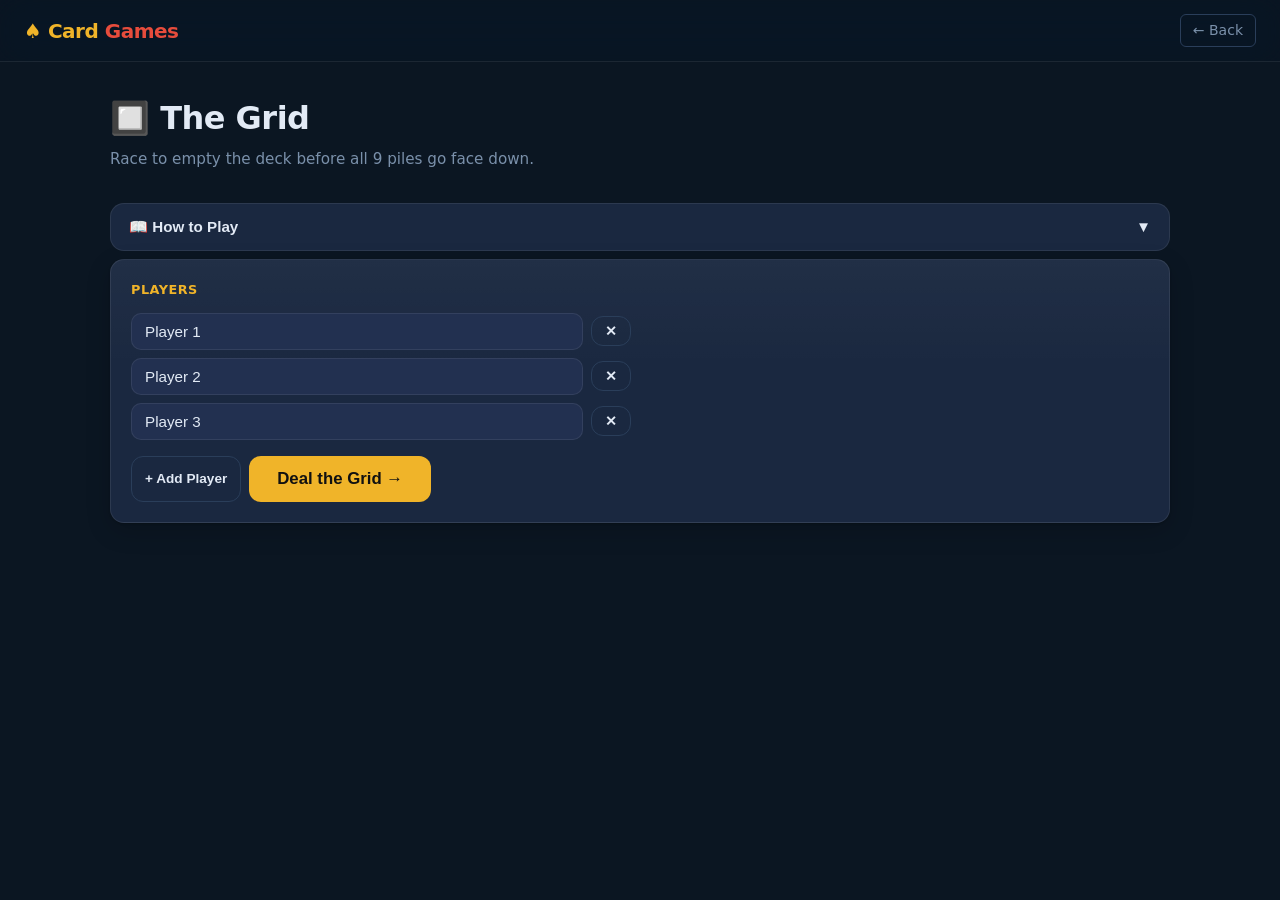
<file: the-grid.html>
<!DOCTYPE html>
<html lang="en">
<head>
  <meta charset="UTF-8">
  <meta name="viewport" content="width=device-width, initial-scale=1.0">
  <!-- PWA -->
  <link rel="manifest" href="manifest.json">
  <meta name="theme-color" content="#f0b429">
  <meta name="mobile-web-app-capable" content="yes">
  <meta name="apple-mobile-web-app-capable" content="yes">
  <meta name="apple-mobile-web-app-status-bar-style" content="black-translucent">
  <meta name="apple-mobile-web-app-title" content="Card Games">
  <link rel="apple-touch-icon" href="icon-beer-180.png">
  <link rel="icon" type="image/png" href="icon-beer-192.png">
  <title>The Grid</title>
  <link rel="stylesheet" href="style.css">
  <style>
    .grid-layout {
      display: grid;
      grid-template-columns: 1fr 280px;
      gap: 20px;
      align-items: start;
    }
    @media (max-width: 700px) { .grid-layout { grid-template-columns: 1fr; } }

    /* 3x3 pile grid */
    .pile-grid {
      display: grid;
      grid-template-columns: repeat(3, 1fr);
      gap: 14px;
      max-width: 420px;
      margin: 0 auto 20px;
    }
    .pile-cell {
      display: flex;
      flex-direction: column;
      align-items: center;
      gap: 6px;
    }
    .pile-wrapper {
      position: relative;
      width: 90px;
      height: 126px;
    }
    .pile-wrapper .card {
      position: absolute;
      top: 0; left: 0;
      width: 90px;
      height: 126px;
      border-radius: 8px;
    }
    /* stack shadow */
    .pile-wrapper::before,
    .pile-wrapper::after {
      content: '';
      position: absolute;
      width: 90px;
      height: 126px;
      border-radius: 8px;
      background: rgba(255,255,255,0.06);
      border: 1px solid rgba(255,255,255,0.08);
    }
    .pile-wrapper::before { top: -4px; left: 3px; z-index: 0; }
    .pile-wrapper::after  { top: -8px; left: 6px; z-index: -1; }
    .pile-wrapper .card { z-index: 1; }

    .pile-cell.selectable .pile-wrapper .card {
      cursor: pointer;
      transition: transform 0.15s, box-shadow 0.15s;
    }
    .pile-cell.selectable .pile-wrapper .card:hover {
      transform: translateY(-6px);
      box-shadow: 0 10px 24px rgba(0,0,0,0.5);
    }
    .pile-cell.selected .pile-wrapper .card {
      box-shadow: 0 0 0 3px var(--gold), 0 6px 20px rgba(0,0,0,0.5) !important;
      transform: translateY(-4px);
    }
    /* "Resting" = the pile just played; next player must pick a different one.
       Styled as informational (blue), NOT as a failure state. */
    .pile-cell.locked .pile-wrapper .card {
      opacity: 0.85;
      cursor: not-allowed;
      outline: 2px dashed var(--blue);
      outline-offset: 3px;
      filter: saturate(0.65);
    }
    .pile-cell.unflip-target .pile-wrapper .card {
      cursor: pointer;
      box-shadow: 0 0 0 3px var(--green) !important;
      animation: pulse-green 1s infinite;
    }
    @keyframes pulse-green {
      0%,100% { box-shadow: 0 0 0 3px var(--green), 0 0 0 0 rgba(46,204,113,0.4); }
      50%      { box-shadow: 0 0 0 3px var(--green), 0 0 0 8px rgba(46,204,113,0); }
    }
    @keyframes dealCard {
      0%   { transform: translateY(-60px) translateX(8px) rotate(-12deg) scale(0.72); opacity: 0; }
      55%  { transform: translateY(6px) translateX(-1px) rotate(1.5deg) scale(1.05); opacity: 1; }
      78%  { transform: translateY(-3px) rotate(-0.5deg) scale(0.99); }
      100% { transform: translateY(0) rotate(0) scale(1); opacity: 1; }
    }
    .card.dealing {
      animation: dealCard 0.45s cubic-bezier(0.22, 1.1, 0.55, 1);
    }

    /* Wrong result X overlay */
    .card-x-overlay {
      position: absolute;
      inset: 0;
      z-index: 10;
      display: flex;
      align-items: center;
      justify-content: center;
      background: rgba(231,76,60,0.22);
      border-radius: 8px;
      border: 3px solid var(--accent);
      pointer-events: none;
      animation: wrongFlash 0.35s ease-out;
    }
    .card-x-overlay::after {
      content: '✕';
      font-size: 3.2rem;
      font-weight: 900;
      color: var(--accent);
      text-shadow: 0 2px 12px rgba(0,0,0,0.5);
      line-height: 1;
    }
    @keyframes wrongFlash {
      0%   { opacity: 0; transform: scale(0.4) rotate(-20deg); }
      50%  { opacity: 1; transform: scale(1.18) rotate(4deg); }
      80%  { transform: scale(0.96) rotate(-1deg); }
      100% { opacity: 1; transform: scale(1) rotate(0deg); }
    }

    /* Pile flip-out */
    .pile-wrapper.flipping {
      animation: pileFlipOut 0.22s ease-in forwards;
    }
    @keyframes pileFlipOut {
      0%   { transform: perspective(700px) rotateY(0deg); }
      100% { transform: perspective(700px) rotateY(90deg); opacity: 0.3; }
    }

    /* Face-down card flip-in */
    .card.face-down.flip-in {
      animation: faceDownIn 0.28s ease-out;
    }
    @keyframes faceDownIn {
      0%   { transform: perspective(700px) rotateY(-90deg); opacity: 0.3; }
      100% { transform: perspective(700px) rotateY(0deg); opacity: 1; }
    }
    .pile-label {
      font-size: 0.72rem;
      color: var(--muted);
      font-weight: 600;
      text-align: center;
      letter-spacing: 0.3px;
    }
    .pile-label.locked-label { color: var(--blue); }
    .pile-label.wrong-label  { color: var(--accent); font-weight: 800; }

    /* Stats table */
    .grid-stats-table { width: 100%; border-collapse: collapse; font-size: 0.82rem; }
    .grid-stats-table th, .grid-stats-table td {
      padding: 7px 8px; text-align: center; border-bottom: 1px solid var(--border); white-space: nowrap;
    }
    .grid-stats-table th { color: var(--muted); font-size: 0.68rem; text-transform: uppercase; letter-spacing: 0.3px; }
    .grid-stats-table td:first-child, .grid-stats-table th:first-child { text-align: left; }
    .grid-stats-table tbody tr:last-child td { border-bottom: none; }

    /* Guess buttons */
    .guess-buttons {
      display: flex;
      gap: 10px;
      justify-content: center;
      margin-bottom: 16px;
    }
    .guess-btn {
      flex: 1;
      max-width: 120px;
      padding: 12px 8px;
      border: 2px solid var(--border);
      border-radius: 10px;
      background: var(--surface2);
      color: var(--text);
      font-size: 1rem;
      font-weight: 700;
      cursor: pointer;
      transition: background 0.15s, border-color 0.15s, transform 0.1s;
      text-align: center;
    }
    .guess-btn:hover { border-color: var(--gold); background: var(--surface); }
    .guess-btn:active { transform: scale(0.96); }
    .guess-btn.higher:hover { border-color: var(--green); }
    .guess-btn.lower:hover  { border-color: var(--accent); }
    .guess-btn.same:hover   { border-color: var(--blue); }
    .guess-btn:disabled { opacity: 0.3; cursor: not-allowed; transform: none; }

    /* Instruction bar */
    .instruction-bar {
      background: var(--surface2);
      border: 1px solid var(--border);
      border-radius: 8px;
      padding: 10px 16px;
      text-align: center;
      font-size: 0.9rem;
      color: var(--muted);
      margin-bottom: 16px;
      min-height: 42px;
      display: flex;
      align-items: center;
      justify-content: center;
    }
    .instruction-bar strong { color: var(--gold); }
    .instruction-bar.highlight { border-color: var(--gold); color: var(--text); }
    .instruction-bar.unflip-mode { border-color: var(--green); color: var(--green); font-weight: 700; }

    /* Status stats */
    .stats-row {
      display: flex;
      gap: 10px;
      margin-bottom: 16px;
    }
    .stat-pill {
      flex: 1;
      background: var(--surface);
      border: 1px solid var(--border);
      border-radius: 8px;
      padding: 8px 10px;
      text-align: center;
    }
    .stat-pill .val { font-size: 1.2rem; font-weight: 800; color: var(--gold); }
    .stat-pill .lbl { font-size: 0.7rem; color: var(--muted); text-transform: uppercase; }

    /* Event log */
    .event-log {
      max-height: 320px;
      overflow-y: auto;
      display: flex;
      flex-direction: column;
      gap: 5px;
    }
    .log-entry {
      background: var(--surface2);
      border-radius: 6px;
      padding: 7px 11px;
      font-size: 0.82rem;
      border-left: 3px solid var(--border);
      line-height: 1.4;
    }
    .log-entry.correct  { border-left-color: var(--green); }
    .log-entry.wrong    { border-left-color: var(--accent); }
    .log-entry.same     { border-left-color: var(--blue); }
    .log-entry.event    { border-left-color: var(--gold); }

    /* End screen overlay */
    .end-screen {
      position: fixed;
      inset: 0;
      background: rgba(0,0,0,0.85);
      display: flex;
      align-items: center;
      justify-content: center;
      z-index: 200;
      backdrop-filter: blur(6px);
    }
    .end-card {
      background: var(--surface);
      border: 2px solid var(--border);
      border-radius: 16px;
      padding: 40px 48px;
      text-align: center;
      max-width: 420px;
    }
    .end-card.lose { border-color: var(--accent); }
    .end-card.win  { border-color: var(--green); }
    .end-icon { font-size: 4rem; margin-bottom: 12px; }
    .end-title { font-size: 1.8rem; font-weight: 900; margin-bottom: 10px; }
    .end-card.lose .end-title { color: var(--accent); }
    .end-card.win  .end-title { color: var(--green); }
    .end-desc { color: var(--muted); font-size: 0.95rem; line-height: 1.6; margin-bottom: 24px; }

    /* Player turn */
    .turn-display {
      background: var(--surface);
      border: 1px solid var(--border);
      border-radius: 10px;
      padding: 14px;
      text-align: center;
      margin-bottom: 14px;
    }
    .turn-name { font-size: 1.1rem; font-weight: 800; color: var(--gold); }
    .turn-sub  { font-size: 0.8rem; color: var(--muted); margin-top: 3px; }

    .player-list-order {
      display: flex;
      flex-direction: column;
      gap: 5px;
      margin-bottom: 14px;
    }
  </style>
</head>
<body>

<nav class="topbar">
  <a class="topbar-brand" href="index.html">♠ Card <em>Games</em></a>
  <a class="topbar-back" href="index.html">← Back</a>
</nav>

<div class="page wide">
  <div class="page-title">🔲 The Grid</div>
  <div class="page-sub">Race to empty the deck before all 9 piles go face down.</div>

  <button class="rules-toggle" onclick="toggleRules(this)">
    📖 How to Play <span class="arrow">▼</span>
  </button>
  <div class="rules-body" id="rules-body">
    <h3>Setup</h3>
    <p>Deal one card face-up to each of the 9 piles in a 3×3 grid. The remaining deck sits in the middle.</p>

    <h3>Taking a Turn</h3>
    <ol>
      <li>Pick any face-up pile — <strong>except the one played on the previous turn</strong> (shown in blue as <strong style="color:var(--blue)">⏳ resting</strong> — it's fine, nobody got it wrong, it just needs a turn off).</li>
      <li>Guess whether the next card from the deck will be <strong>Higher</strong>, <strong>Lower</strong>, or <strong>Same</strong> rank as that pile's top card.</li>
      <li>Flip the top card of the deck onto your chosen pile.</li>
    </ol>

    <h3>Outcomes</h3>
    <ul>
      <li><strong style="color:var(--green)">Correct (Higher/Lower):</strong> The new card becomes the pile's top card. Next player goes.</li>
      <li><strong style="color:var(--blue)">Correct (Same):</strong> The new card becomes the top card AND you choose any face-down pile to flip back face-up.</li>
      <li><strong style="color:var(--accent)">Wrong:</strong> The pile flips face-down. You drink.</li>
    </ul>

    <h3>Win / Lose</h3>
    <ul>
      <li><strong style="color:var(--accent)">All 9 piles face-down</strong> before the deck runs out → everyone chugs their entire drink.</li>
      <li><strong style="color:var(--green)">Deck runs out</strong> before all piles go face-down → everyone wins! Take as many celebratory drinks as desired.</li>
    </ul>
  </div>

  <!-- Setup -->
  <div id="setup-panel" class="panel">
    <div class="panel-title">Players</div>
    <div class="setup-form">
      <div class="player-list" id="player-list">
        <div class="player-row"><input class="form-input" placeholder="Player 1" value="Player 1"/><button class="btn btn-ghost btn-sm" onclick="removePlayer(this)">✕</button></div>
        <div class="player-row"><input class="form-input" placeholder="Player 2" value="Player 2"/><button class="btn btn-ghost btn-sm" onclick="removePlayer(this)">✕</button></div>
        <div class="player-row"><input class="form-input" placeholder="Player 3" value="Player 3"/><button class="btn btn-ghost btn-sm" onclick="removePlayer(this)">✕</button></div>
      </div>
      <div class="flex gap-8 mt-16">
        <button class="btn btn-ghost btn-sm" onclick="addPlayerRow()">+ Add Player</button>
        <button class="btn btn-gold btn-lg" onclick="startGame()">Deal the Grid →</button>
      </div>
    </div>
  </div>

  <!-- Game -->
  <div id="game-area" class="hidden">
    <div class="grid-layout">

      <!-- Left: main game -->
      <div>
        <div class="stats-row">
          <div class="stat-pill"><div class="val" id="stat-deck">43</div><div class="lbl">Cards Left</div></div>
          <div class="stat-pill"><div class="val" id="stat-up">9</div><div class="lbl">Piles Up</div></div>
          <div class="stat-pill"><div class="val" id="stat-down">0</div><div class="lbl">Piles Down</div></div>
        </div>

        <div class="instruction-bar" id="instruction-bar">
          Pick a pile to begin.
        </div>

        <div class="card-table" style="padding: 20px 16px;">
          <div class="pile-grid" id="pile-grid"></div>
        </div>

        <div class="guess-buttons hidden" id="guess-buttons">
          <button class="guess-btn higher" onclick="makeGuess('higher')">⬆ Higher</button>
          <button class="guess-btn same"   onclick="makeGuess('same')">= Same</button>
          <button class="guess-btn lower"  onclick="makeGuess('lower')">⬇ Lower</button>
        </div>

        <div class="notif hidden mt-16" id="result-box">
          <div class="notif-title" id="result-title"></div>
          <div id="result-desc"></div>
        </div>

        <div class="mt-16 flex gap-8" style="justify-content:center;">
          <button class="btn btn-gold btn-lg hidden" id="next-turn-btn" onclick="advanceTurn()">Next Player →</button>
          <button class="btn btn-ghost" onclick="resetGame()">New Game</button>
          <a class="btn btn-ghost" href="index.html">🏠 Home</a>
        </div>
      </div>

      <!-- Right: sidebar -->
      <div>
        <div class="turn-display">
          <div class="turn-name" id="turn-name"></div>
          <div class="turn-sub" id="turn-sub"></div>
        </div>

        <div class="panel">
          <div class="panel-title">Turn Order</div>
          <div class="player-list-order" id="player-order"></div>
        </div>

        <div class="panel">
          <div class="panel-title">Event Log</div>
          <div class="event-log" id="event-log">
            <div class="text-muted text-sm">No turns yet…</div>
          </div>
        </div>
      </div>

    </div>
  </div>
</div>

<!-- End screen -->
<div class="end-screen hidden" id="end-screen">
  <div class="end-card" id="end-card">
    <div class="end-icon" id="end-icon"></div>
    <div class="end-title" id="end-title"></div>
    <div class="end-desc" id="end-desc"></div>
    <div class="flex gap-8" style="justify-content:center; flex-wrap:wrap;">
      <button class="btn btn-surface btn-lg" onclick="showStats()">📊 Stats</button>
      <button class="btn btn-gold btn-lg" onclick="resetGame()">Play Again</button>
      <a class="btn btn-ghost btn-lg" href="index.html">🏠 Home</a>
    </div>
  </div>
</div>

<!-- Stats screen -->
<div class="end-screen hidden" id="stats-screen">
  <div class="end-card" style="max-width:560px; text-align:left;">
    <div class="end-title" style="font-size:1.5rem; text-align:center; color:var(--gold); margin-bottom:16px;">📊 Game Stats</div>
    <div id="stats-body"></div>
    <div class="flex gap-8 mt-16" style="justify-content:center; flex-wrap:wrap;">
      <button class="btn btn-ghost" onclick="hideStats()">← Back</button>
      <button class="btn btn-gold" onclick="resetGame()">Play Again</button>
      <a class="btn btn-ghost" href="index.html">🏠 Home</a>
    </div>
  </div>
</div>

<script src="deck.js"></script>
<script>
// Ace is always high in The Grid
function gridRank(card) {
  return card.value === 'A' ? 14 : card.rank;
}

// ─── State ───
let deck = [];
let piles = []; // [{cards: [...], faceUp: bool}]
let players = [];
let currentPlayer = 0;
let lastChosenPile = -1;   // pile index chosen on previous turn (locked out)
let selectedPile = -1;     // pile chosen this turn (before guess)
let pendingUnflip = false; // after correct "same" guess
let gameActive = false;
let logEntries = [];
let dealingPileIdx = -1;
let wrongResultIdx = -1;
let newlyFlippedIdx = -1;
let animating = false;
let gameEpoch = 0; // bumped on new/reset game so orphaned animation timers no-op

// ─── Setup ───
function newStats() {
  return { turns: 0, higher: 0, lower: 0, same: 0, correct: 0, wrong: 0, missSum: 0 };
}

function startGame() {
  const names = readPlayerNames();
  players = names.map(name => ({ name, stats: newStats() }));
  if (players.length < 2) { alert('Need at least 2 players.'); return; }
  saveRoster(names);

  deck = shuffle(createDeck());
  // Deal 9 cards to 9 piles
  piles = Array.from({ length: 9 }, () => ({ cards: [deck.pop()], faceUp: true }));

  currentPlayer = 0;
  lastChosenPile = -1;
  selectedPile = -1;
  pendingUnflip = false;
  gameActive = true;
  logEntries = [];
  dealingPileIdx = -1;
  wrongResultIdx = -1;
  newlyFlippedIdx = -1;
  animating = false;
  gameEpoch++;

  document.getElementById('setup-panel').classList.add('hidden');
  document.getElementById('game-area').classList.remove('hidden');
  document.getElementById('end-screen').classList.add('hidden');
  document.getElementById('result-box').classList.add('hidden');
  document.getElementById('guess-buttons').classList.add('hidden');
  document.getElementById('next-turn-btn').classList.add('hidden');

  renderAll();
  setInstruction(`<strong>${players[currentPlayer].name}</strong> — pick a pile.`);
}

// ─── Rendering ───
function topCard(pile) {
  return pile.cards[pile.cards.length - 1];
}

function renderAll() {
  renderGrid();
  renderSidebar();
  renderStats();
}

function renderGrid() {
  const grid = document.getElementById('pile-grid');
  grid.innerHTML = piles.map((pile, i) => {
    const isSelected   = i === selectedPile;
    const isFaceUp     = pile.faceUp;
    const onlyOnePileUp = piles.filter(p => p.faceUp).length === 1;
    const isLocked     = i === lastChosenPile && !pendingUnflip && !onlyOnePileUp && isFaceUp;
    const isUnflipTarget = pendingUnflip && !isFaceUp;

    let cellClass = 'pile-cell';
    if (isSelected) cellClass += ' selected';
    else if (isUnflipTarget) cellClass += ' unflip-target';
    else if (isLocked) cellClass += ' locked';
    else if (isFaceUp && gameActive && !pendingUnflip) cellClass += ' selectable';

    const card = isFaceUp ? topCard(pile) : null;
    const cardCount = pile.cards.length;
    const isDealing       = i === dealingPileIdx  && isFaceUp;
    const isWrongResult   = i === wrongResultIdx  && isFaceUp;
    const labelText = isWrongResult ? '❌ wrong!'
      : isLocked ? '⏳ resting'
      : (isFaceUp ? `${cardCount} card${cardCount !== 1 ? 's' : ''}` : '💀 flipped');
    const labelClass = isWrongResult ? 'pile-label wrong-label'
      : isLocked ? 'pile-label locked-label' : 'pile-label';
    const isNewlyFlipped  = i === newlyFlippedIdx && !isFaceUp;
    const cardCls = isFaceUp ? (isDealing ? 'dealing' : '') : (isNewlyFlipped ? 'flip-in' : '');

    return `
      <div class="${cellClass}">
        <div class="pile-wrapper" onclick="handlePileClick(${i})">
          ${cardHTML(card, cardCls)}
          ${isWrongResult ? '<div class="card-x-overlay"></div>' : ''}
        </div>
        <div class="${labelClass}">${labelText}</div>
      </div>`;
  }).join('');
}

function renderSidebar() {
  document.getElementById('turn-name').textContent = `${players[currentPlayer].name}'s turn`;
  document.getElementById('turn-sub').textContent = pendingUnflip
    ? 'Choose a face-down pile to unflip'
    : (selectedPile === -1 ? 'Pick a pile' : `Pile ${selectedPile + 1} selected — guess!`);

  const po = document.getElementById('player-order');
  po.innerHTML = players.map((p, i) =>
    `<div class="player-tag ${i === currentPlayer ? 'active' : ''}">${i === currentPlayer ? '→ ' : ''}${p.name}</div>`
  ).join('');

  const log = document.getElementById('event-log');
  log.innerHTML = logEntries.length
    ? logEntries.map(e => `<div class="log-entry ${e.type}">${e.msg}</div>`).join('')
    : '<div class="text-muted text-sm">No turns yet…</div>';
}

function renderStats() {
  document.getElementById('stat-deck').textContent = deck.length;
  document.getElementById('stat-up').textContent   = piles.filter(p => p.faceUp).length;
  document.getElementById('stat-down').textContent = piles.filter(p => !p.faceUp).length;
}

function setInstruction(html, mode = '') {
  const bar = document.getElementById('instruction-bar');
  bar.innerHTML = html;
  bar.className = 'instruction-bar' + (mode ? ` ${mode}` : '');
}

// ─── Interaction ───
function handlePileClick(i) {
  if (!gameActive || animating) return;

  // If the previous turn is resolved and just waiting for "Next Player",
  // clicking a pile means the next player is going — auto-pass first.
  if (!pendingUnflip && selectedPile === -1 &&
      !document.getElementById('next-turn-btn').classList.contains('hidden')) {
    advanceTurn();
  }

  // Unflip mode: clicking a face-down pile restores it
  if (pendingUnflip) {
    if (!piles[i].faceUp) {
      piles[i].faceUp = true;
      pendingUnflip = false;
      addLog('same', `🔓 Pile ${i + 1} unflipped.`);
      advanceTurn();
    }
    return;
  }

  // Normal mode: pick a face-up, non-locked pile
  if (!piles[i].faceUp) return;
  const onlyOnePileUp = piles.filter(p => p.faceUp).length === 1;
  if (i === lastChosenPile && !onlyOnePileUp) {
    setInstruction(`⏳ Pile ${i + 1} is <strong>resting</strong> — it was played last turn. Pick a different pile.`, 'highlight');
    return;
  }

  selectedPile = i;
  document.getElementById('guess-buttons').classList.remove('hidden');
  setInstruction(`<strong>${players[currentPlayer].name}</strong> chose Pile ${i + 1} (${topCard(piles[i]).value}${topCard(piles[i]).suit}) — guess Higher, Same, or Lower?`, 'highlight');
  renderGrid();
  revealEl('guess-buttons');
}

function makeGuess(guess) {
  if (selectedPile === -1) return;

  const pile = piles[selectedPile];
  const oldCard = topCard(pile);
  const newCard = deck.pop();
  pile.cards.push(newCard);

  document.getElementById('guess-buttons').classList.add('hidden');

  let correct = false;
  if (guess === 'higher') correct = gridRank(newCard) > gridRank(oldCard);
  if (guess === 'lower')  correct = gridRank(newCard) < gridRank(oldCard);
  if (guess === 'same')   correct = gridRank(newCard) === gridRank(oldCard);

  // ── track stats ──
  const st = players[currentPlayer].stats;
  st.turns++;
  st[guess]++;
  if (correct) st.correct++;
  else { st.wrong++; st.missSum += Math.abs(gridRank(newCard) - gridRank(oldCard)); }

  const guessLabel = guess === 'higher' ? '⬆ Higher' : guess === 'lower' ? '⬇ Lower' : '= Same';
  const pName = players[currentPlayer].name;
  const rb = document.getElementById('result-box');
  const rt = document.getElementById('result-title');
  const rd = document.getElementById('result-desc');
  const ep = gameEpoch; // timers below no-op if a new game starts mid-animation

  if (correct) {
    if (guess === 'same') {
      rb.className = 'notif info mt-16';
      rt.textContent = `✅ Correct — Same! Choose a pile to unflip.`;
      rd.textContent = `Both ${oldCard.value}. Pick any face-down pile to bring back.`;
      addLog('same', `${pName}: guessed Same on Pile ${selectedPile + 1} — correct! Unflipping a pile.`);

      const anyDown = piles.some(p => !p.faceUp);
      if (anyDown) {
        const dealtPileIdx = selectedPile;
        pendingUnflip = true;
        lastChosenPile = dealtPileIdx; // safe to set now because pendingUnflip bypasses locked style
        selectedPile = -1;
        animating = true;
        dealingPileIdx = dealtPileIdx;
        renderAll();
        dealingPileIdx = -1;
        setTimeout(() => {
          if (ep !== gameEpoch) return;
          animating = false;
          setInstruction('✅ Same! Now click a face-down pile to unflip it.', 'unflip-mode');
          renderAll();
          rb.classList.remove('hidden');
          document.getElementById('next-turn-btn').classList.add('hidden');
          checkEndConditions();
        }, 460);
        return; // don't advance turn yet
      } else {
        rd.textContent += ' (No piles are face-down — bonus!)';
      }
    } else {
      rb.className = 'notif success mt-16';
      rt.textContent = `✅ Correct!`;
      rd.textContent = `${pName} guessed ${guessLabel} — ${oldCard.value} (${gridRank(oldCard)}) → ${newCard.value} (${gridRank(newCard)}).`;
      addLog('correct', `${pName}: ${guessLabel} on Pile ${selectedPile + 1} (${oldCard.value}→${newCard.value}${newCard.suit}) — correct!`);
    }
  } else {
    // Wrong: play deal → X overlay → flip sequence
    rb.className = 'notif danger mt-16';
    rt.textContent = `❌ Wrong — Pile ${selectedPile + 1} flips down. ${pName} drinks!`;
    rd.textContent = `Guessed ${guessLabel} — ${oldCard.value} (${gridRank(oldCard)}) → ${newCard.value} (${gridRank(newCard)}).`;
    addLog('wrong', `${pName}: ${guessLabel} on Pile ${selectedPile + 1} (${oldCard.value}→${newCard.value}${newCard.suit}) — wrong! Pile flipped, drink up.`);

    const wrongIdx = selectedPile;
    animating = true;
    // NOTE: lastChosenPile is set at the END of the sequence — setting it now
    // would paint the pile with the blue "resting" style mid-animation
    dealingPileIdx = wrongIdx;
    selectedPile = -1;

    // Step 1: deal animation
    renderAll();
    dealingPileIdx = -1;

    // Step 2: show red X after card has landed
    setTimeout(() => {
      if (ep !== gameEpoch) return;
      wrongResultIdx = wrongIdx;
      renderGrid();

      // Step 3: flip pile face-down
      setTimeout(() => {
        if (ep !== gameEpoch) return;
        const wrapper = document.querySelectorAll('#pile-grid .pile-wrapper')[wrongIdx];
        if (wrapper) wrapper.classList.add('flipping');

        // Step 4: mid-flip — swap to face-down card
        setTimeout(() => {
          if (ep !== gameEpoch) return;
          piles[wrongIdx].faceUp = false;
          lastChosenPile = wrongIdx;
          wrongResultIdx = -1;
          newlyFlippedIdx = wrongIdx;
          renderAll();
          newlyFlippedIdx = -1;
          animating = false;

          if (checkEndConditions()) return;
          rb.classList.remove('hidden');
          document.getElementById('next-turn-btn').classList.remove('hidden');
          revealEl('next-turn-btn');
        }, 220);
      }, 650);
    }, 480);

    return; // async from here — skip the normal flow below
  }

  // Animate deal onto pile BEFORE applying the lock (opacity 0.4 on locked piles would fight the animation)
  const dealtPileIdx = selectedPile;
  selectedPile = -1;
  animating = true;
  dealingPileIdx = dealtPileIdx;
  renderAll();
  dealingPileIdx = -1;
  setTimeout(() => {
    if (ep !== gameEpoch) return;
    lastChosenPile = dealtPileIdx;
    animating = false;
    renderAll();
    if (checkEndConditions()) return;
    rb.classList.remove('hidden');
    document.getElementById('next-turn-btn').classList.remove('hidden');
    revealEl('next-turn-btn');
  }, 460);
}

function advanceTurn() {
  currentPlayer = (currentPlayer + 1) % players.length;
  selectedPile = -1;
  document.getElementById('result-box').classList.add('hidden');
  document.getElementById('next-turn-btn').classList.add('hidden');
  setInstruction(`<strong>${players[currentPlayer].name}</strong> — pick a pile.`);
  renderAll();
  revealEl('instruction-bar');
}

function addLog(type, msg) {
  logEntries.unshift({ type, msg });
  if (logEntries.length > 50) logEntries.pop();
}

// ─── End conditions ───
function checkEndConditions() {
  const allDown = piles.every(p => !p.faceUp);
  const deckEmpty = deck.length === 0;

  if (allDown) {
    endGame('lose');
    return true;
  }
  if (deckEmpty) {
    endGame('win');
    return true;
  }
  return false;
}

function endGame(result) {
  gameActive = false;
  const screen = document.getElementById('end-screen');
  const card   = document.getElementById('end-card');
  screen.classList.remove('hidden');

  if (result === 'lose') {
    const cardsLeft = deck.length;
    const awayMsg = cardsLeft === 1 ? 'just 1 card away from winning!' : `${cardsLeft} cards away from winning!`;
    card.className = 'end-card lose';
    document.getElementById('end-icon').textContent  = '💀';
    document.getElementById('end-title').textContent = 'ALL PILES DOWN!';
    document.getElementById('end-desc').textContent  = `All 9 piles flipped face-down with ${cardsLeft} card${cardsLeft !== 1 ? 's' : ''} still left in the deck — ${awayMsg} Everyone chugs their entire drink!`;
  } else {
    card.className = 'end-card win';
    document.getElementById('end-icon').textContent  = '🎉';
    document.getElementById('end-title').textContent = 'DECK CLEARED!';
    document.getElementById('end-desc').textContent  = 'You emptied the deck before all piles went down — everyone wins! Take as many celebratory drinks as desired.';
  }
}

// ─── Stats screen ───
function showStats() {
  const g = { turns: 0, higher: 0, lower: 0, same: 0, correct: 0, wrong: 0, missSum: 0 };
  players.forEach(p => { for (const k in g) g[k] += p.stats[k]; });
  const avgMiss = g.wrong ? (g.missSum / g.wrong).toFixed(1) : '—';
  const acc = g.turns ? Math.round(g.correct / g.turns * 100) : 0;

  const pRow = p => {
    const s = p.stats;
    const pAcc = s.turns ? Math.round(s.correct / s.turns * 100) : 0;
    const pMiss = s.wrong ? (s.missSum / s.wrong).toFixed(1) : '—';
    return `<tr>
      <td style="font-weight:700;">${p.name}</td>
      <td>${s.turns}</td>
      <td style="color:var(--green)">${s.correct}</td>
      <td style="color:var(--accent)">${s.wrong}</td>
      <td>${pAcc}%</td>
      <td>${s.higher}/${s.lower}/${s.same}</td>
      <td>${pMiss}</td>
    </tr>`;
  };

  document.getElementById('stats-body').innerHTML = `
    <div class="stats-row" style="margin-bottom:16px;">
      <div class="stat-pill"><div class="val">${g.turns}</div><div class="lbl">Guesses</div></div>
      <div class="stat-pill"><div class="val">${acc}%</div><div class="lbl">Accuracy</div></div>
      <div class="stat-pill"><div class="val">${avgMiss}</div><div class="lbl">Avg Miss</div></div>
    </div>
    <div style="font-size:0.85rem; color:var(--muted); margin-bottom:8px;">
      Guess types — Higher: <strong style="color:var(--green)">${g.higher}</strong> ·
      Lower: <strong style="color:var(--accent)">${g.lower}</strong> ·
      Same: <strong style="color:var(--blue)">${g.same}</strong>
    </div>
    <div style="overflow-x:auto;">
      <table class="grid-stats-table">
        <thead><tr>
          <th>Player</th><th>Turns</th><th>✓</th><th>✗</th><th>Acc</th><th>H/L/S</th><th>Avg&nbsp;Miss</th>
        </tr></thead>
        <tbody>${players.map(pRow).join('')}</tbody>
      </table>
    </div>`;

  document.getElementById('end-screen').classList.add('hidden');
  document.getElementById('stats-screen').classList.remove('hidden');
}

function hideStats() {
  document.getElementById('stats-screen').classList.add('hidden');
  document.getElementById('end-screen').classList.remove('hidden');
}

function resetGame() {
  gameEpoch++; // orphan any in-flight animation timers from this game
  gameActive = false;
  document.getElementById('end-screen').classList.add('hidden');
  document.getElementById('stats-screen').classList.add('hidden');
  document.getElementById('setup-panel').classList.remove('hidden');
  document.getElementById('game-area').classList.add('hidden');
}

restoreRoster();
</script>
<script>if('serviceWorker' in navigator) navigator.serviceWorker.register('sw.js');</script>
</body>
</html>
</file>
<file: style.css>
:root {
  --bg: #0b1622;
  --bg2: #131f30;
  --surface: #1a2840;
  --surface2: #223050;
  --border: #2a3e5a;
  --hairline: rgba(255,255,255,0.08);
  --text: #e2eaf5;
  --muted: #7a90aa;
  --accent: #e74c3c;
  --gold: #f0b429;
  --green: #2ecc71;
  --blue: #3498db;
  --card-red: #c0392b;
  --card-black: #1a1a2e;
  --shadow: rgba(0,0,0,0.5);
  --radius: 14px;
  --ease: cubic-bezier(0.22, 0.61, 0.36, 1);      /* smooth deceleration */
  --ease-spring: cubic-bezier(0.34, 1.3, 0.64, 1); /* gentle overshoot */
}

*, *::before, *::after {
  box-sizing: border-box;
  margin: 0;
  padding: 0;
  -webkit-tap-highlight-color: transparent;
}

html { scroll-behavior: smooth; }

body {
  font-family: -apple-system, BlinkMacSystemFont, 'SF Pro Text', 'Segoe UI', system-ui, sans-serif;
  background: var(--bg);
  color: var(--text);
  min-height: 100vh;
  line-height: 1.5;
  -webkit-font-smoothing: antialiased;
  -moz-osx-font-smoothing: grayscale;
}

::-webkit-scrollbar { width: 8px; height: 8px; }
::-webkit-scrollbar-track { background: transparent; }
::-webkit-scrollbar-thumb { background: rgba(255,255,255,0.14); border-radius: 8px; }
::-webkit-scrollbar-thumb:hover { background: rgba(255,255,255,0.24); }

@media (prefers-reduced-motion: reduce) {
  *, *::before, *::after { animation: none !important; transition: none !important; }
}

/* ─── NAV ─── */
.topbar {
  display: flex;
  align-items: center;
  gap: 16px;
  padding: 14px 24px;
  background: rgba(11,22,34,0.72);
  border-bottom: 1px solid var(--hairline);
  position: sticky;
  top: 0;
  z-index: 100;
  backdrop-filter: blur(20px) saturate(180%);
  -webkit-backdrop-filter: blur(20px) saturate(180%);
}
.topbar-brand {
  font-size: 1.25rem;
  font-weight: 800;
  color: var(--gold);
  text-decoration: none;
  letter-spacing: -0.5px;
}
.topbar-brand em { color: var(--accent); font-style: normal; }
.topbar-back {
  display: flex;
  align-items: center;
  gap: 6px;
  color: var(--muted);
  text-decoration: none;
  font-size: 0.875rem;
  padding: 5px 12px;
  border: 1px solid var(--border);
  border-radius: 6px;
  transition: color 0.2s, border-color 0.2s;
  margin-left: auto;
}
.topbar-back:hover { color: var(--text); border-color: var(--muted); }

/* ─── PAGE LAYOUT ─── */
.page { max-width: 900px; margin: 0 auto; padding: 32px 20px 80px; animation: pageIn 0.45s var(--ease) both; }
.page.wide { max-width: 1100px; }

@keyframes pageIn {
  from { opacity: 0; transform: translateY(10px); }
  to   { opacity: 1; transform: translateY(0); }
}

.page-title {
  font-size: 2rem;
  font-weight: 800;
  margin-bottom: 6px;
  letter-spacing: -0.5px;
}
.page-title .suit { color: var(--gold); }

.page-sub {
  color: var(--muted);
  margin-bottom: 32px;
  font-size: 0.95rem;
}

/* ─── CARDS (PLAYING) ─── */
.card {
  width: 72px;
  height: 100px;
  background: #fff;
  border-radius: 7px;
  padding: 5px 6px;
  display: inline-flex;
  flex-direction: column;
  justify-content: space-between;
  box-shadow: 0 3px 10px var(--shadow);
  position: relative;
  user-select: none;
  transition: transform 0.3s var(--ease-spring), box-shadow 0.3s var(--ease);
  flex-shrink: 0;
}
.card.sm { width: 54px; height: 76px; padding: 4px 5px; }
.card.lg { width: 100px; height: 140px; padding: 8px 10px; }
.card.xl { width: 130px; height: 182px; padding: 10px 13px; }

.card.red { color: var(--card-red); }
.card.black { color: var(--card-black); }

.card-corner { display: flex; flex-direction: column; align-items: center; line-height: 1.1; }
.card-corner.br { transform: rotate(180deg); align-self: flex-end; }
.cv { font-size: 1rem; font-weight: 800; }
.cs { font-size: 0.8rem; }
.card.sm .cv { font-size: 0.75rem; }
.card.sm .cs { font-size: 0.65rem; }
.card.lg .cv { font-size: 1.4rem; }
.card.lg .cs { font-size: 1.1rem; }
.card.xl .cv { font-size: 1.8rem; }
.card.xl .cs { font-size: 1.4rem; }

.card-mid {
  position: absolute;
  top: 50%; left: 50%;
  transform: translate(-50%, -50%);
  font-size: 1.6rem;
}
.card.sm .card-mid { font-size: 1.1rem; }
.card.lg .card-mid { font-size: 2.4rem; }
.card.xl .card-mid { font-size: 3rem; }

.card.face-down {
  background: linear-gradient(145deg, #1b3a6b, #0d2248);
}
.card-back {
  position: absolute;
  inset: 5px;
  border-radius: 4px;
  border: 1.5px solid rgba(255,255,255,0.18);
  background: repeating-linear-gradient(
    45deg,
    rgba(255,255,255,0.04) 0, rgba(255,255,255,0.04) 2px,
    transparent 2px, transparent 9px
  );
}
.card.face-down.sm .card-back { inset: 4px; }

.card.highlight { box-shadow: 0 0 0 3px var(--gold), 0 4px 12px var(--shadow); }
.card.flipped-reveal { animation: flipIn 0.35s ease; }

@keyframes flipIn {
  from { transform: rotateY(90deg) scale(0.8); opacity: 0; }
  to { transform: rotateY(0) scale(1); opacity: 1; }
}

/* ─── BUTTONS ─── */
.btn {
  display: inline-flex;
  align-items: center;
  justify-content: center;
  gap: 8px;
  padding: 10px 20px;
  border: none;
  border-radius: 12px;
  font-size: 0.95rem;
  font-weight: 600;
  cursor: pointer;
  transition: filter 0.25s var(--ease), transform 0.25s var(--ease-spring), box-shadow 0.25s var(--ease);
  text-decoration: none;
  white-space: nowrap;
}
.btn:hover { filter: brightness(1.1); transform: translateY(-1px); }
.btn:active { transform: scale(0.96); transition-duration: 0.08s; }
.btn:disabled { opacity: 0.4; cursor: not-allowed; }
.btn:disabled:hover { filter: none; transform: none; }

.btn-primary { background: var(--accent); color: #fff; }
.btn-gold { background: var(--gold); color: #111; }
.btn-ghost { background: transparent; color: var(--text); border: 1px solid var(--border); }
.btn-ghost:hover { background: var(--surface); }
.btn-surface { background: var(--surface2); color: var(--text); }
.btn-sm { padding: 6px 13px; font-size: 0.85rem; }
.btn-lg { padding: 13px 28px; font-size: 1.05rem; }

/* ─── PANELS ─── */
.panel {
  background: linear-gradient(180deg, rgba(255,255,255,0.03), rgba(255,255,255,0) 40%), var(--surface);
  border: 1px solid var(--hairline);
  border-radius: var(--radius);
  padding: 20px;
  margin-bottom: 20px;
  box-shadow: 0 1px 2px rgba(0,0,0,0.2), 0 8px 24px rgba(0,0,0,0.18);
}
.panel-title {
  font-size: 1rem;
  font-weight: 700;
  color: var(--gold);
  margin-bottom: 14px;
  text-transform: uppercase;
  letter-spacing: 0.5px;
  font-size: 0.8rem;
}

/* ─── RULES PANEL ─── */
.rules-toggle {
  width: 100%;
  background: var(--surface);
  border: 1px solid var(--hairline);
  border-radius: var(--radius);
  padding: 14px 18px;
  color: var(--text);
  font-size: 0.95rem;
  font-weight: 600;
  cursor: pointer;
  text-align: left;
  display: flex;
  justify-content: space-between;
  align-items: center;
  margin-bottom: 8px;
  transition: background 0.25s var(--ease);
}
.rules-toggle:hover { background: var(--surface2); }
.rules-toggle .arrow { transition: transform 0.3s var(--ease-spring); }
.rules-toggle.open .arrow { transform: rotate(180deg); }

.rules-body {
  background: var(--surface);
  border: 1px solid var(--hairline);
  border-radius: var(--radius);
  padding: 18px;
  margin-bottom: 20px;
  display: none;
  animation: pageIn 0.3s var(--ease) both;
}
.rules-body.open { display: block; }

.rules-body h3 {
  color: var(--gold);
  font-size: 0.85rem;
  text-transform: uppercase;
  letter-spacing: 0.5px;
  margin: 14px 0 8px;
}
.rules-body h3:first-child { margin-top: 0; }
.rules-body p, .rules-body li {
  color: var(--muted);
  font-size: 0.9rem;
  margin-bottom: 6px;
}
.rules-body ul, .rules-body ol { padding-left: 20px; }
.rules-body li { margin-bottom: 4px; }

/* ─── CARD TABLE ─── */
.card-table {
  background: #0e4a2a;
  background-image: radial-gradient(ellipse at 50% 50%, #115533 0%, #0a3820 100%);
  border: 3px solid #0a2e1a;
  border-radius: 20px;
  padding: 24px;
  min-height: 200px;
  display: flex;
  align-items: center;
  justify-content: center;
  flex-wrap: wrap;
  gap: 12px;
  margin-bottom: 20px;
  box-shadow: inset 0 2px 18px rgba(0,0,0,0.35), 0 8px 24px rgba(0,0,0,0.2);
}

/* ─── PLAYER CHIPS ─── */
.player-tag {
  display: inline-flex;
  align-items: center;
  gap: 6px;
  background: var(--surface2);
  border: 1px solid var(--border);
  border-radius: 20px;
  padding: 4px 12px;
  font-size: 0.85rem;
  font-weight: 600;
}
.player-tag.active {
  border-color: var(--gold);
  color: var(--gold);
  background: rgba(240,180,41,0.12);
}

/* ─── DRINK BADGE ─── */
.drink-badge {
  display: inline-block;
  background: var(--accent);
  color: #fff;
  font-weight: 700;
  font-size: 0.8rem;
  border-radius: 20px;
  padding: 2px 10px;
  margin-left: 6px;
}

/* ─── NOTIFICATION ─── */
.notif {
  background: var(--surface2);
  border: 1px solid var(--hairline);
  border-left: 4px solid var(--gold);
  border-radius: 12px;
  padding: 14px 18px;
  margin-bottom: 16px;
  font-size: 0.95rem;
  line-height: 1.5;
  animation: pageIn 0.3s var(--ease) both;
}
.notif.danger { border-left-color: var(--accent); }
.notif.success { border-left-color: var(--green); }
.notif.info { border-left-color: var(--blue); }

.notif-title {
  font-weight: 700;
  font-size: 1rem;
  margin-bottom: 4px;
}

/* ─── SETUP FORM ─── */
.setup-form { max-width: 500px; }
.form-group { margin-bottom: 16px; }
.form-label {
  display: block;
  font-size: 0.85rem;
  color: var(--muted);
  margin-bottom: 6px;
  font-weight: 600;
  text-transform: uppercase;
  letter-spacing: 0.3px;
}
.form-input {
  width: 100%;
  background: var(--surface2);
  border: 1px solid var(--hairline);
  border-radius: 10px;
  padding: 9px 13px;
  color: var(--text);
  font-size: 0.95rem;
  outline: none;
  transition: border-color 0.25s var(--ease), box-shadow 0.25s var(--ease);
}
.form-input:focus {
  border-color: var(--blue);
  box-shadow: 0 0 0 3.5px rgba(52,152,219,0.22);
}
.form-input::placeholder { color: var(--muted); }

.player-list { display: flex; flex-direction: column; gap: 8px; margin-bottom: 12px; }
.player-row {
  display: flex;
  gap: 8px;
  align-items: center;
}
.player-row .form-input { flex: 1; }

/* ─── INDEX GAME CARDS ─── */
.game-grid {
  display: flex;
  flex-wrap: wrap;
  justify-content: center;
  gap: 20px;
  margin-top: 32px;
}
.game-card {
  flex: 0 1 272px;   /* fixed width so a partial last row stays centered & equal-sized */
  background: linear-gradient(180deg, rgba(255,255,255,0.04), rgba(255,255,255,0) 45%), var(--surface);
  border: 1px solid var(--hairline);
  border-radius: 18px;
  padding: 24px;
  text-decoration: none;
  color: var(--text);
  transition: border-color 0.35s var(--ease), transform 0.35s var(--ease-spring), box-shadow 0.35s var(--ease);
  display: flex;
  flex-direction: column;
  gap: 10px;
  box-shadow: 0 1px 2px rgba(0,0,0,0.2), 0 6px 20px rgba(0,0,0,0.15);
}
.game-card:hover {
  border-color: rgba(240,180,41,0.55);
  transform: translateY(-4px) scale(1.01);
  box-shadow: 0 14px 36px rgba(0,0,0,0.45);
}
.game-card:active { transform: translateY(-1px) scale(0.99); transition-duration: 0.08s; }
.game-card-icon {
  font-size: 2.5rem;
  line-height: 1;
}
.game-card-name {
  font-size: 1.2rem;
  font-weight: 800;
  color: var(--gold);
}
.game-card-desc {
  font-size: 0.875rem;
  color: var(--muted);
  line-height: 1.5;
  flex: 1;
}
.game-card-meta {
  display: flex;
  gap: 8px;
  flex-wrap: wrap;
  margin-top: 4px;
}
.tag {
  font-size: 0.75rem;
  padding: 2px 9px;
  border-radius: 12px;
  border: 1px solid var(--border);
  color: var(--muted);
}
.tag.players { border-color: #3498db44; color: var(--blue); }
.tag.intensity { border-color: #e74c3c44; color: var(--accent); }

/* ─── RESPONSIVE ─── */
@media (max-width: 600px) {
  .page { padding: 20px 14px 60px; }
  .page-title { font-size: 1.5rem; }
  .card-table { padding: 14px; gap: 8px; }
  .card.xl { width: 100px; height: 140px; }
  .game-card { flex-basis: 100%; }
}

/* ─── UTILS ─── */
.flex { display: flex; }
.flex-wrap { flex-wrap: wrap; }
.items-center { align-items: center; }
.gap-8 { gap: 8px; }
.gap-12 { gap: 12px; }
.mb-16 { margin-bottom: 16px; }
.mt-16 { margin-top: 16px; }
.text-muted { color: var(--muted); }
.text-sm { font-size: 0.875rem; }
.hidden { display: none !important; }
.w-full { width: 100%; }
</file>
